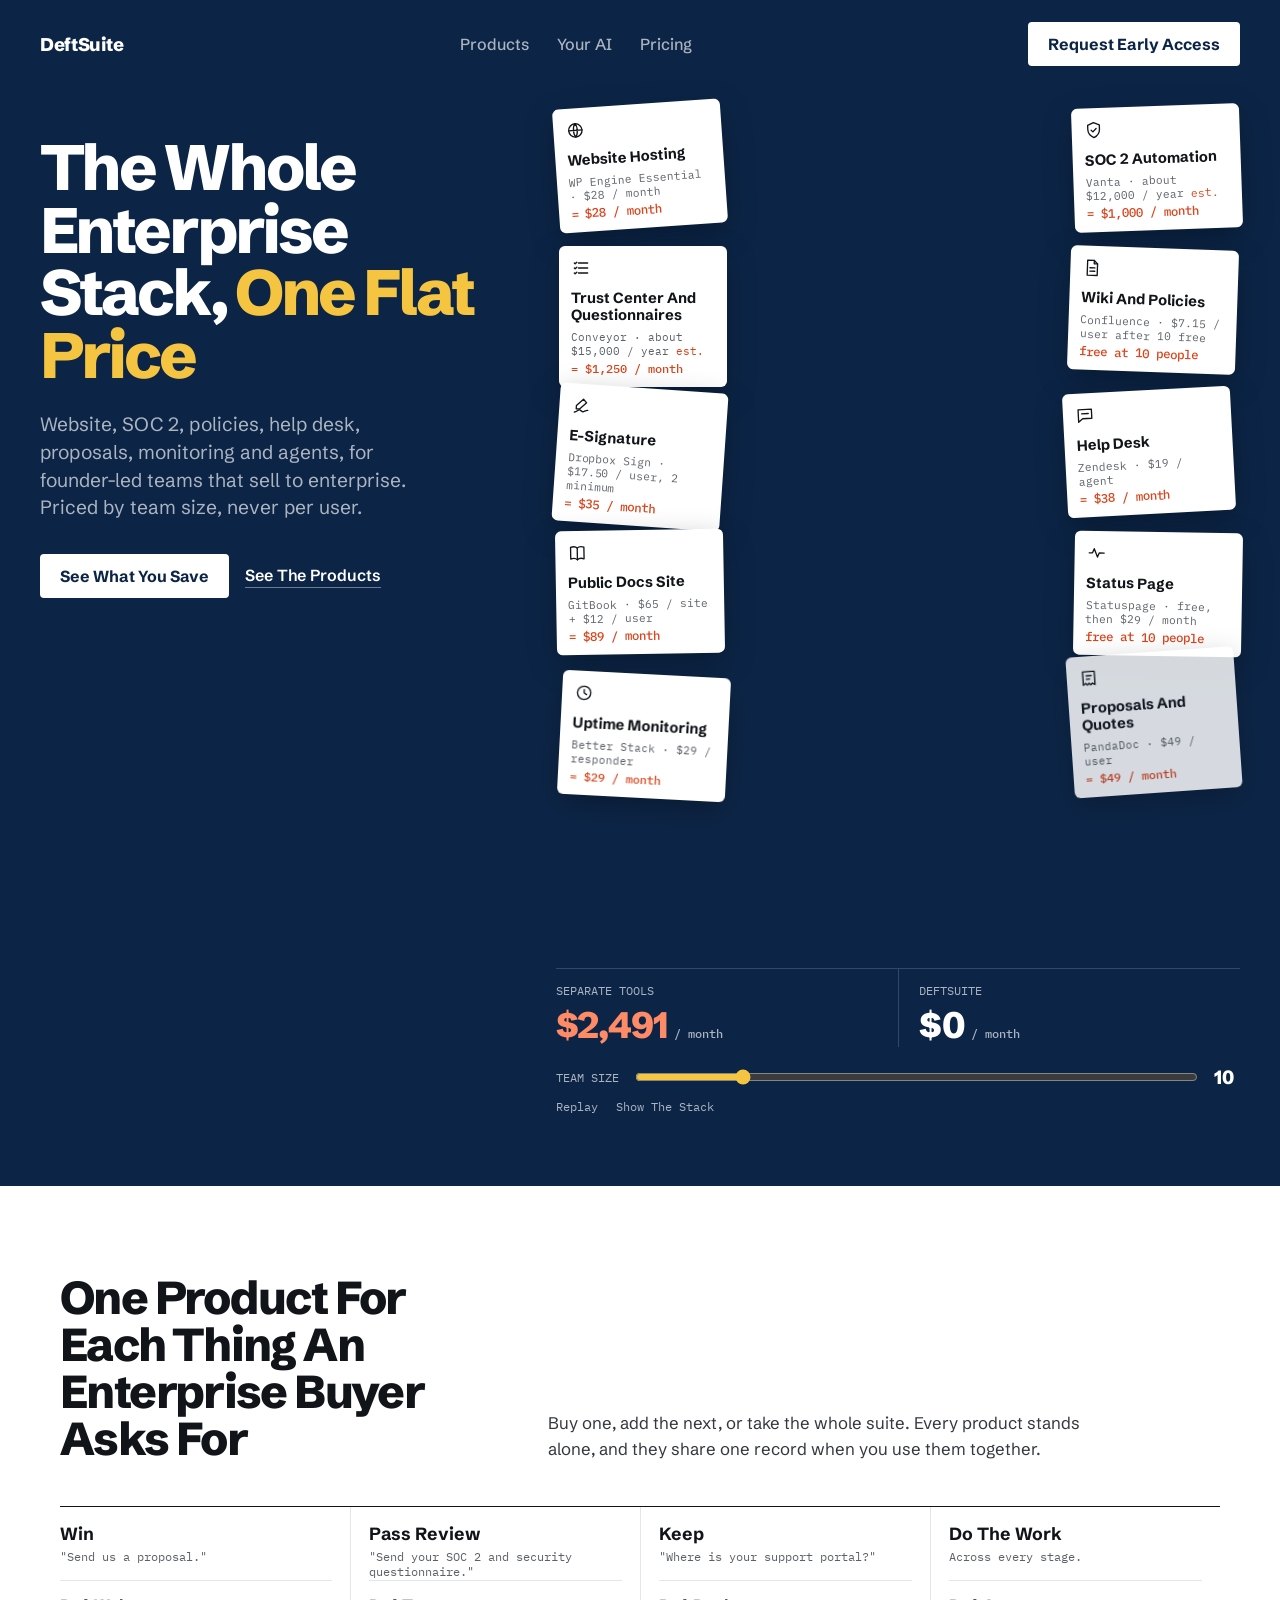
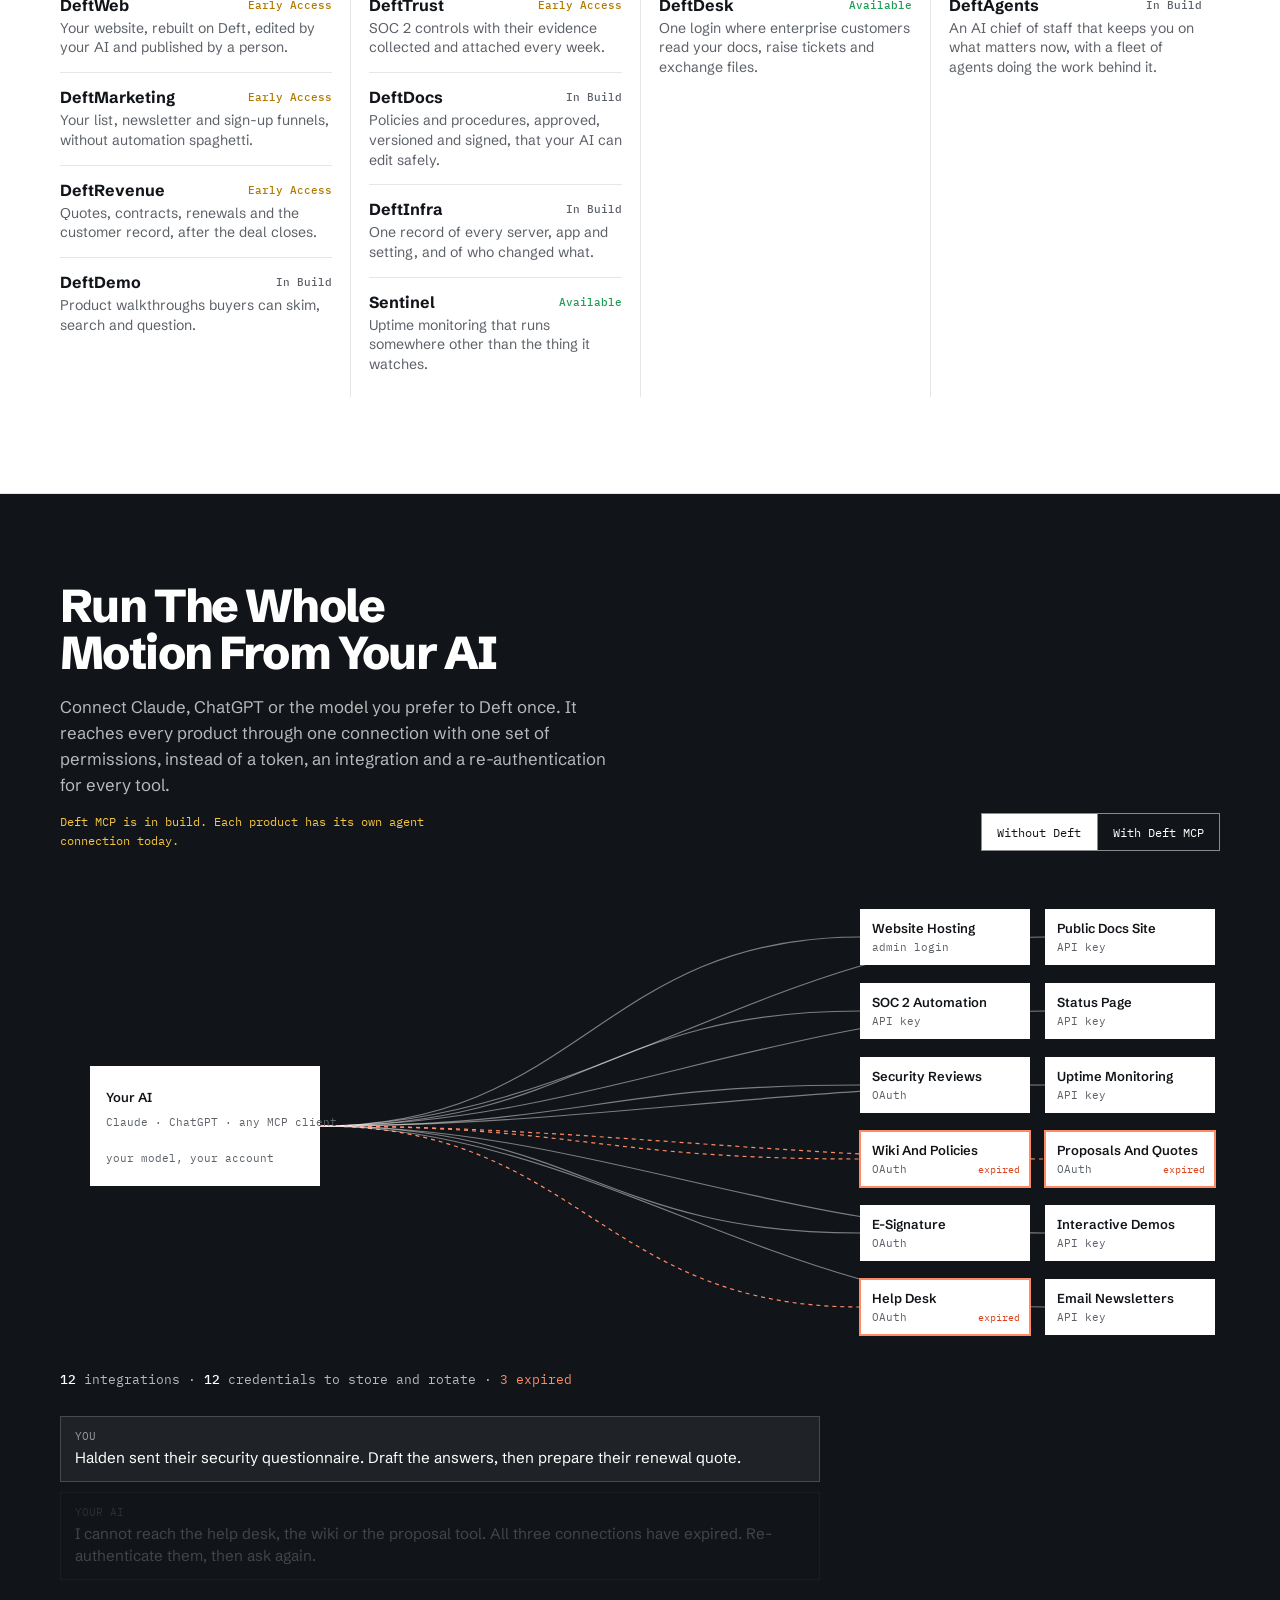
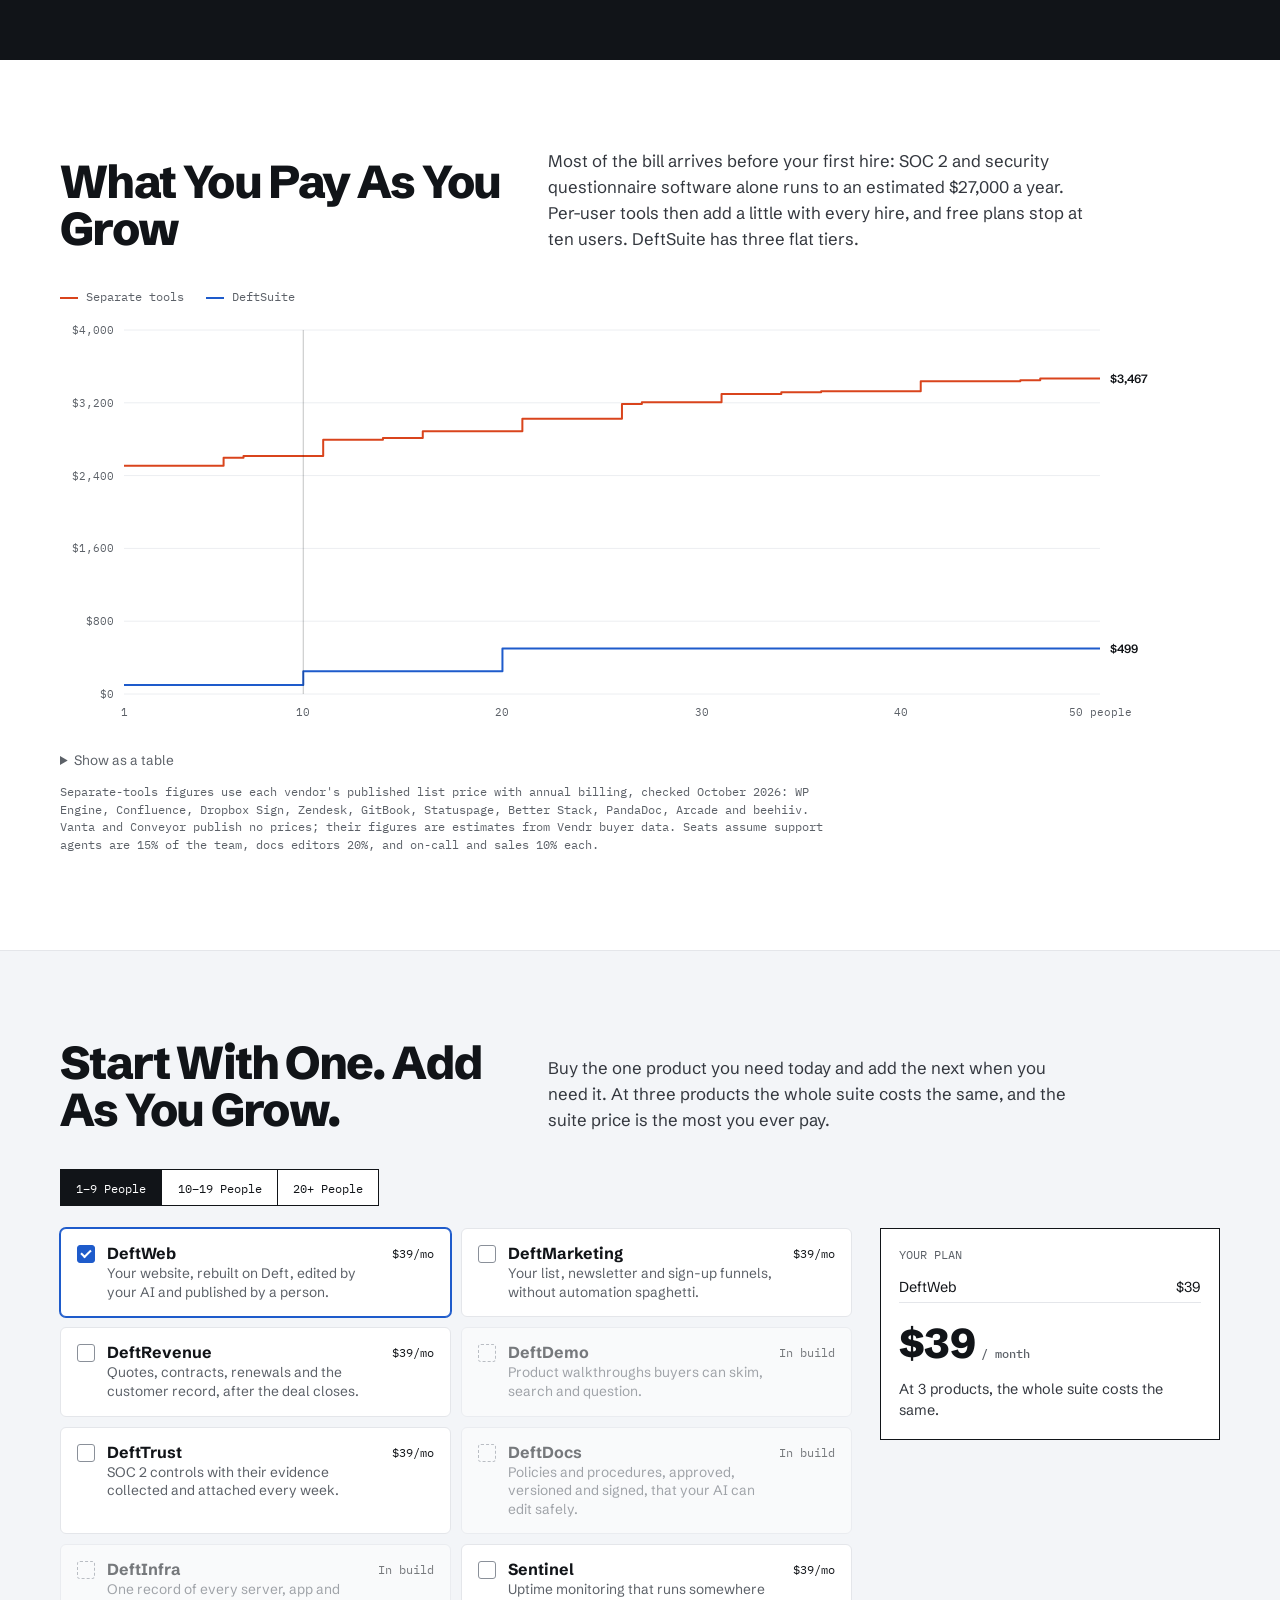
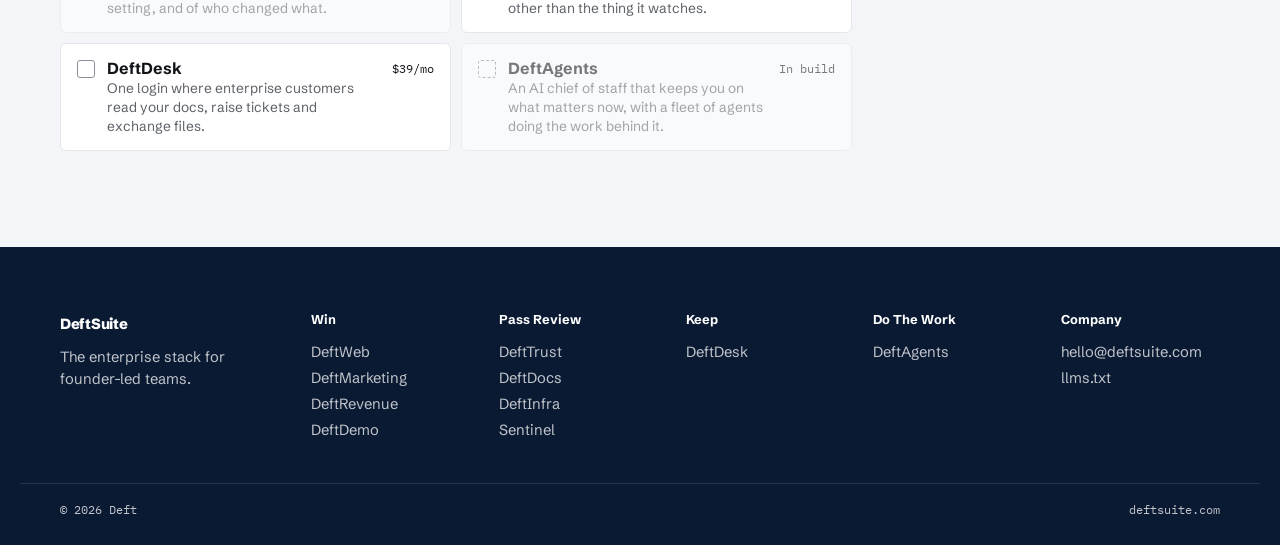
<file: index.html>
<!DOCTYPE html>
<html lang="en">
<head>
<meta charset="UTF-8" />
<meta name="viewport" content="width=device-width, initial-scale=1.0" />
<title>DeftSuite: The Enterprise Stack For Founder-Led Teams</title>
<meta name="description" content="Website, SOC 2, policies, help desk, proposals, monitoring and AI agents for founder-led B2B teams that sell to enterprise. One flat price by team size, never per user." />
<link rel="canonical" href="https://deftsuite.com/" />
<meta property="og:type" content="website" />
<meta property="og:title" content="DeftSuite: The Enterprise Stack For Founder-Led Teams" />
<meta property="og:description" content="The whole enterprise stack for one flat price. Not per user." />
<meta property="og:url" content="https://deftsuite.com/" />
<link rel="icon" href="/assets/favicon.svg" type="image/svg+xml" />
<link rel="alternate" type="text/plain" href="/llms.txt" title="Plain text for agents" />
<link rel="preconnect" href="https://fonts.googleapis.com" />
<link rel="preconnect" href="https://fonts.gstatic.com" crossorigin />
<link href="https://fonts.googleapis.com/css2?family=Schibsted+Grotesk:wght@400;500;700;800&family=IBM+Plex+Mono:wght@400;500&display=swap" rel="stylesheet" />
<link rel="stylesheet" href="/assets/css/site.css" />
<style>
  :root {
    --field: #0C2547; --field-2: #133466; --soft: rgba(255,255,255,.66); --hair: rgba(255,255,255,.16);
    --paper: #FFFFFF; --ink: #111418; --muted: #5C6168; --rule: #E4E6EA;
    --stack: #D9441C; --deft: #1E5BCB; --amber: #F5C542;
  }
  * { box-sizing: border-box; }
  body { margin: 0; font-family: 'Schibsted Grotesk', sans-serif; color: var(--ink); background: var(--paper); }
  .mono { font-family: 'IBM Plex Mono', monospace; }
  a { color: inherit; text-decoration: none; }

  /* ---------- hero on the blue field ---------- */
  .top { background: var(--field); color: #fff; }
  .nav { display: flex; justify-content: space-between; align-items: center; padding: 22px 40px; }
  .brand { font-weight: 800; font-size: 1.15rem; letter-spacing: -.02em; }
  .links { display: flex; gap: 28px; color: var(--soft); font-weight: 500; }
  .btn { display: inline-block; padding: 12px 20px; background: #fff; color: var(--field); font-weight: 700; border-radius: 4px; }
  .hero { display: grid; grid-template-columns: .82fr 1.18fr; gap: 40px; padding: 24px 40px 72px; align-items: start; }
  h1 { margin: 24px 0 0; font-weight: 800; font-size: clamp(2.6rem, 5vw, 4.8rem); line-height: .98; letter-spacing: -.045em; }
  h1 em { font-style: normal; color: var(--amber); }
  .sub { margin: 24px 0 0; font-size: 1.2rem; line-height: 1.45; color: var(--soft); max-width: 32ch; }
  .cta { margin-top: 32px; display: flex; gap: 16px; align-items: center; }
  .ghost { font-weight: 600; border-bottom: 1px solid rgba(255,255,255,.4); padding-bottom: 2px; }

  .board { position: relative; }
  .tiles { position: relative; height: 430px; }
  .tile { position: absolute; width: 168px; padding: 12px 12px 11px; background: #fff; color: var(--ink); border-radius: 6px; box-shadow: 0 10px 30px rgba(0,0,0,.28); }
  .tile svg { width: 20px; height: 20px; stroke: var(--ink); fill: none; stroke-width: 1.6; stroke-linecap: round; stroke-linejoin: round; }
  .tile__cat { margin-top: 8px; font-weight: 700; font-size: .92rem; line-height: 1.15; }
  .tile__rate { margin-top: 6px; font-size: .7rem; color: var(--muted); }
  .tile__cost { margin-top: 2px; font-size: .78rem; color: var(--stack); font-weight: 500; }
  .deft { position: absolute; left: 50%; top: 210px; width: 360px; transform: translate(-50%, -50%); background: #fff; color: var(--ink); border-radius: 6px; box-shadow: 0 18px 50px rgba(0,0,0,.35); opacity: 0; visibility: hidden; }
  .deft__head { display: flex; justify-content: space-between; align-items: baseline; padding: 14px 16px; border-bottom: 1px solid var(--ink); }
  .deft__head b { font-weight: 800; font-size: 1.1rem; letter-spacing: -.02em; }
  .deft__row { display: grid; grid-template-columns: 7.2rem 1fr; gap: 10px; padding: 8px 16px; border-bottom: 1px solid var(--rule); font-size: .84rem; }
  .deft__row .mono { font-size: .74rem; color: var(--deft); padding-top: 1px; }
  .deft__row:last-child { border-bottom: 0; }

  .meter { margin-top: 18px; display: grid; grid-template-columns: 1fr 1fr; border-top: 1px solid var(--hair); }
  .meter > div { padding: 14px 0 0; }
  .meter > div + div { padding-left: 20px; border-left: 1px solid var(--hair); }
  .meter__lab { font-size: .72rem; color: var(--soft); }
  .meter__val { margin-top: 4px; font-weight: 800; font-size: 2.3rem; letter-spacing: -.03em; }
  .meter__val small { font: 500 .78rem 'IBM Plex Mono'; color: var(--soft); letter-spacing: 0; margin-left: 6px; }
  #stackTotal { color: #FF8A66; }
  .size { margin-top: 18px; display: flex; align-items: center; gap: 14px; }
  .size label { font-size: .78rem; color: var(--soft); white-space: nowrap; }
  .size output { font: 800 1.2rem 'Schibsted Grotesk'; min-width: 2.2ch; }
  .size input { flex: 1; accent-color: var(--amber); }
  .controls { display: flex; gap: 18px; margin-top: 10px; }
  .controls button { font: .74rem 'IBM Plex Mono'; color: var(--soft); background: none; border: 0; padding: 0; cursor: pointer; }
  .controls button:hover { color: #fff; }

  /* ---------- the growth chart ---------- */
  .grow { padding: 88px 40px 96px; max-width: 1240px; margin: 0 auto; }
  .grow__head { display: grid; grid-template-columns: .8fr 1.2fr; gap: 40px; align-items: end; }
  .grow h2 { margin: 0; font-weight: 800; font-size: clamp(2rem, 3.6vw, 3rem); line-height: 1.02; letter-spacing: -.035em; }
  .grow p { margin: 0; font-size: 1.05rem; line-height: 1.55; color: #33373E; max-width: 54ch; }
  .legend { display: flex; gap: 22px; margin: 36px 0 10px; font-size: .78rem; color: var(--muted); }
  .legend i { display: inline-block; width: 18px; height: 2px; vertical-align: middle; margin-right: 8px; }
  .chartwrap { position: relative; }
  #chart { width: 100%; height: auto; display: block; overflow: visible; }
  #chart .grid line { stroke: #ECEEF1; }
  #chart .axis text { font: 11px 'IBM Plex Mono'; fill: var(--muted); }
  #chart .end { font: 600 12px 'Schibsted Grotesk'; fill: var(--ink); }
  .tip { position: absolute; pointer-events: none; background: #fff; border: 1px solid var(--rule); box-shadow: 0 6px 20px rgba(17,20,24,.12); padding: 10px 12px; font-size: .8rem; min-width: 190px; opacity: 0; transition: opacity .12s; }
  .tip b { display: block; font-size: .78rem; margin-bottom: 6px; }
  .tip div { display: flex; justify-content: space-between; gap: 14px; font-variant-numeric: tabular-nums; }
  .tip .k { color: var(--muted); }
  .tip .sw { display: inline-block; width: 10px; height: 2px; vertical-align: middle; margin-right: 6px; }
  details { margin-top: 18px; font-size: .85rem; color: var(--muted); }
  details table { border-collapse: collapse; margin-top: 10px; font-variant-numeric: tabular-nums; }
  details td, details th { padding: 4px 14px 4px 0; text-align: right; border-bottom: 1px solid var(--rule); }
  .src { margin-top: 14px; font-size: .72rem; color: var(--muted); max-width: 90ch; }

  /* ---------- AI connectivity ---------- */
  .ai { background: #111418; color: #fff; }
  .ai__inner { max-width: 1240px; margin: 0 auto; padding: 88px 40px 80px; }
  .ai__head { display: flex; flex-wrap: wrap; justify-content: space-between; align-items: end; gap: 28px; }
  .ai h2 { margin: 0; font-weight: 800; font-size: clamp(2rem, 3.6vw, 3rem); line-height: 1.02; letter-spacing: -.035em; max-width: 16ch; }
  .ai p { margin: 18px 0 0; font-size: 1.05rem; line-height: 1.55; color: rgba(255,255,255,.7); max-width: 56ch; }
  .seg { display: inline-flex; border: 1px solid rgba(255,255,255,.5); }
  .seg button { font: .78rem 'IBM Plex Mono'; padding: .6rem .95rem; background: transparent; color: #fff; border: 0; cursor: pointer; }
  .seg button + button { border-left: 1px solid rgba(255,255,255,.5); }
  .seg button[aria-pressed="true"] { background: #fff; color: #111418; }
  #wires { width: 100%; height: auto; display: block; margin-top: 40px; }
  #wires .nlab { font: 600 13px 'Schibsted Grotesk'; fill: #111418; }
  #wires .nsub { font: 10.5px 'IBM Plex Mono'; fill: #5C6168; }
  #wires .chip { font: 10px 'IBM Plex Mono'; }
  .ai__tally { margin-top: 10px; font-size: .8rem; color: rgba(255,255,255,.7); min-height: 1.2em; }
  .ai__tally b { color: #fff; font-weight: 500; }
  .ai__tally .bad { color: #FF8A66; }
  .convo { margin-top: 28px; max-width: 760px; display: grid; gap: 10px; }
  .msg { padding: 12px 14px; border: 1px solid rgba(255,255,255,.18); font-size: .95rem; line-height: 1.45; }
  .msg--you { background: rgba(255,255,255,.06); }
  .msg .who { display: block; font: .7rem 'IBM Plex Mono'; color: rgba(255,255,255,.55); margin-bottom: 4px; }
  .call { display: grid; grid-template-columns: 1fr auto; gap: 12px; padding: 9px 14px; border: 1px solid rgba(143,180,255,.35); background: rgba(30,91,203,.10); font: .78rem 'IBM Plex Mono'; color: rgba(255,255,255,.85); }
  .call .st { color: #8FB4FF; }
  .call .st.wait { color: #FF8A66; }


  /* ---------- start with one ---------- */
  .pick { background: #F3F5F8; border-top: 1px solid var(--rule); }
  .pick__inner { max-width: 1240px; margin: 0 auto; padding: 88px 40px 96px; }
  .pick__head { display: grid; grid-template-columns: .8fr 1.2fr; gap: 40px; align-items: end; }
  .pick h2 { margin: 0; font-weight: 800; font-size: clamp(2rem, 3.6vw, 3rem); line-height: 1.02; letter-spacing: -.035em; }
  .pick__head p { margin: 0; font-size: 1.05rem; line-height: 1.55; color: #33373E; max-width: 54ch; }
  .seg2 { display: inline-flex; margin-top: 36px; border: 1px solid var(--ink); }
  .seg2 button { font: .78rem 'IBM Plex Mono'; padding: .6rem .95rem; background: #fff; color: var(--ink); border: 0; cursor: pointer; }
  .seg2 button + button { border-left: 1px solid var(--ink); }
  .seg2 button[aria-pressed="true"] { background: var(--ink); color: #fff; }
  .pick__grid { display: grid; grid-template-columns: 1.4fr .6fr; gap: 28px; margin-top: 22px; align-items: start; }
  .prods { display: grid; grid-template-columns: 1fr 1fr; gap: 10px; }
  .prod { display: grid; grid-template-columns: auto 1fr auto; gap: 12px; align-items: start; text-align: left; padding: 14px 16px; background: #fff; border: 1px solid var(--rule); border-radius: 6px; cursor: pointer; font: inherit; color: var(--ink); transition: border-color .15s, box-shadow .15s; }
  .prod:hover { border-color: #AEB4BC; }
  .prod[aria-pressed="true"] { border-color: var(--deft); box-shadow: 0 0 0 1px var(--deft); }
  .box { width: 18px; height: 18px; margin-top: 2px; border: 1.5px solid #8A9099; border-radius: 3px; display: grid; place-items: center; }
  .prod[aria-pressed="true"] .box { background: var(--deft); border-color: var(--deft); }
  .prod[aria-pressed="true"] .box::after { content: ""; width: 8px; height: 4px; border-left: 2px solid #fff; border-bottom: 2px solid #fff; transform: rotate(-45deg) translate(1px,-1px); }
  .prod b { display: block; font-weight: 700; }
  .prod span.j { display: block; margin-top: 2px; font-size: .86rem; color: var(--muted); line-height: 1.35; }
  .prod .pr { font: .78rem 'IBM Plex Mono'; color: var(--ink); white-space: nowrap; padding-top: 2px; }
  .bill { position: sticky; top: 20px; background: #fff; border: 1px solid var(--ink); padding: 18px; }
  .bill__lab { font-size: .72rem; color: var(--muted); }
  .bill__items { margin-top: 10px; min-height: 2em; font-size: .9rem; }
  .bill__items div { display: flex; justify-content: space-between; padding: 6px 0; border-bottom: 1px solid var(--rule); }
  .bill__items .none { color: var(--muted); border: 0; }
  .bill__items .struck span:last-child { text-decoration: line-through; color: var(--muted); }
  .bill__total { margin-top: 14px; font-weight: 800; font-size: 2.6rem; letter-spacing: -.03em; }
  .bill__total small { font-size: .78rem; font-weight: 500; color: var(--muted); margin-left: 6px; letter-spacing: 0; }
  .bill__note { margin-top: 10px; font-size: .9rem; line-height: 1.45; color: #33373E; min-height: 2.9em; }
  .bill__note b { color: var(--deft); }
  @media (max-width: 980px) { .pick__head, .pick__grid { grid-template-columns: 1fr; } .prods { grid-template-columns: 1fr; } }

  .tile__rate .est { color: var(--stack); }
  .grow p.src { margin-top: 14px; font: .72rem/1.55 'IBM Plex Mono', monospace; color: var(--muted); max-width: 110ch; }
  .ai__status { margin-top: 14px !important; font-size: .78rem !important; color: var(--amber) !important; }
  .prod.is-soon { cursor: default; opacity: .55; }
  .prod.is-soon .box { border-style: dashed; }
  /* ---------- the products ---------- */
  .suite { border-bottom: 1px solid var(--rule); }
  .suite__inner { max-width: 1240px; margin: 0 auto; padding: 88px 40px 96px; }
  .suite__head { display: grid; grid-template-columns: .8fr 1.2fr; gap: 40px; align-items: end; }
  .suite h2 { margin: 0; font-weight: 800; font-size: clamp(2rem, 3.6vw, 3rem); line-height: 1.02; letter-spacing: -.035em; }
  .suite__head p { margin: 0; font-size: 1.05rem; line-height: 1.55; color: #33373E; max-width: 54ch; }
  .suite__grid { margin-top: 44px; display: grid; grid-template-columns: repeat(4, 1fr); border-top: 1px solid var(--ink); }
  .stage { padding: 16px 18px 8px 0; }
  .stage + .stage { padding-left: 18px; border-left: 1px solid var(--rule); }
  .stage__h b { display: block; font-size: 1.1rem; }
  .stage__h span { display: block; margin-top: 4px; font-size: .74rem; color: var(--muted); min-height: 2.6em; }
  .plink { display: block; padding: 14px 0; border-top: 1px solid var(--rule); }
  .plink b { display: flex; justify-content: space-between; gap: 8px; font-size: 1rem; }
  .plink b .mono { font-size: .66rem; font-weight: 500; color: var(--muted); white-space: nowrap; padding-top: 3px; }
  .plink b .mono.is-live { color: #1F9D55; } .plink b .mono.is-early { color: #B07A00; }
  .plink span.j { display: block; margin-top: 4px; font-size: .88rem; line-height: 1.4; color: var(--muted); }
  .plink:hover b { color: var(--deft); }
  @media (max-width: 980px) { .suite__head { grid-template-columns: 1fr; } .suite__grid { grid-template-columns: 1fr 1fr; } .stage:nth-child(3) { border-left: 0; padding-left: 0; } }
  @media (max-width: 560px) { .suite__grid { grid-template-columns: 1fr; } .stage + .stage { border-left: 0; padding-left: 0; } .suite__inner, .hero, .grow, .ai__inner, .pick__inner { padding-left: 16px; padding-right: 16px; } }
  @media (max-width: 980px) { .hero, .grow__head { grid-template-columns: 1fr; } .links { display: none; }  }
</style>
</head>
<body>

<div class="top">
<!-- NAV:START --><header class="nav">
  <a class="brand" href="/">DeftSuite</a>
  <nav class="links" aria-label="Primary"><a href="/#suite">Products</a><a href="/#ai">Your AI</a><a href="/#pick">Pricing</a></nav>
  <a class="btn" href="mailto:hello@deftsuite.com?subject=DeftSuite%20early%20access">Request Early Access</a>
</header><!-- NAV:END -->

  <section class="hero">
    <div>
      <h1>The Whole Enterprise Stack, <em>One Flat Price</em></h1>
      <p class="sub">Website, SOC 2, policies, help desk, proposals, monitoring and agents, for founder-led teams that sell to enterprise. Priced by team size, never per user.</p>
      <div class="cta"><a class="btn" href="#grow">See What You Save</a><a class="ghost" href="#suite">See The Products</a></div>
    </div>

    <div class="board">
      <div class="tiles" id="tiles" aria-label="The separate tools a team buys to sell to enterprise"></div>
      <div class="deft" id="deft" aria-hidden="true">
        <div class="deft__head"><b>DeftSuite</b><span class="mono" id="deftTier" style="font-size:.74rem;color:#5C6168"></span></div>
        <div id="deftRows"></div>
      </div>
      <div class="meter">
        <div><div class="meter__lab mono">SEPARATE TOOLS</div><div class="meter__val" id="stackTotal">$0<small>/ month</small></div></div>
        <div><div class="meter__lab mono">DEFTSUITE</div><div class="meter__val" id="deftTotal">$0<small>/ month</small></div></div>
      </div>
      <div class="size">
        <label class="mono" for="n">TEAM SIZE</label>
        <input id="n" type="range" min="1" max="50" value="10" />
        <output id="nOut">10</output>
      </div>
      <div class="controls"><button id="replay" type="button">Replay</button><button id="toggle" type="button">Show The Stack</button></div>
    </div>
  </section>
</div>

<!-- SUITE:START --><section class="suite" id="suite">
  <div class="suite__inner">
    <div class="suite__head">
      <h2>One Product For Each Thing An Enterprise Buyer Asks For</h2>
      <p>Buy one, add the next, or take the whole suite. Every product stands alone, and they share one record when you use them together.</p>
    </div>
    <div class="suite__grid"><div class="stage"><div class="stage__h"><b>Win</b><span class="mono">&quot;Send us a proposal.&quot;</span></div><a class="plink" href="/web/"><b>DeftWeb<span class="mono is-early">Early Access</span></b><span class="j">Your website, rebuilt on Deft, edited by your AI and published by a person.</span></a><a class="plink" href="/marketing/"><b>DeftMarketing<span class="mono is-early">Early Access</span></b><span class="j">Your list, newsletter and sign-up funnels, without automation spaghetti.</span></a><a class="plink" href="/revenue/"><b>DeftRevenue<span class="mono is-early">Early Access</span></b><span class="j">Quotes, contracts, renewals and the customer record, after the deal closes.</span></a><a class="plink" href="/demo/"><b>DeftDemo<span class="mono ">In Build</span></b><span class="j">Product walkthroughs buyers can skim, search and question.</span></a></div><div class="stage"><div class="stage__h"><b>Pass Review</b><span class="mono">&quot;Send your SOC 2 and security questionnaire.&quot;</span></div><a class="plink" href="/trust/"><b>DeftTrust<span class="mono is-early">Early Access</span></b><span class="j">SOC 2 controls with their evidence collected and attached every week.</span></a><a class="plink" href="/docs/"><b>DeftDocs<span class="mono ">In Build</span></b><span class="j">Policies and procedures, approved, versioned and signed, that your AI can edit safely.</span></a><a class="plink" href="/infra/"><b>DeftInfra<span class="mono ">In Build</span></b><span class="j">One record of every server, app and setting, and of who changed what.</span></a><a class="plink" href="/sentinel/"><b>Sentinel<span class="mono is-live">Available</span></b><span class="j">Uptime monitoring that runs somewhere other than the thing it watches.</span></a></div><div class="stage"><div class="stage__h"><b>Keep</b><span class="mono">&quot;Where is your support portal?&quot;</span></div><a class="plink" href="/desk/"><b>DeftDesk<span class="mono is-live">Available</span></b><span class="j">One login where enterprise customers read your docs, raise tickets and exchange files.</span></a></div><div class="stage"><div class="stage__h"><b>Do The Work</b><span class="mono">Across every stage.</span></div><a class="plink" href="/agents/"><b>DeftAgents<span class="mono ">In Build</span></b><span class="j">An AI chief of staff that keeps you on what matters now, with a fleet of agents doing the work behind it.</span></a></div></div>
  </div>
</section><!-- SUITE:END -->

<section class="ai" id="ai">
  <div class="ai__inner">
    <div class="ai__head">
      <div>
        <h2>Run The Whole Motion From Your AI</h2>
        <p>Connect Claude, ChatGPT or the model you prefer to Deft once. It reaches every product through one connection with one set of permissions, instead of a token, an integration and a re-authentication for every tool.</p>
        <p class="ai__status mono">Deft MCP is in build. Each product has its own agent connection today.</p>
      </div>
      <div class="seg" role="group" aria-label="Compare">
        <button type="button" data-ai="without" aria-pressed="true">Without Deft</button>
        <button type="button" data-ai="with" aria-pressed="false">With Deft MCP</button>
      </div>
    </div>
    <svg id="wires" viewBox="0 0 1160 470" aria-label="An AI assistant connected to many tools, versus one connection to Deft"></svg>
    <div class="ai__tally mono" id="tally"></div>
    <div class="convo" id="convo" aria-live="polite"></div>
  </div>
</section>

<section class="grow" id="grow">
  <div class="grow__head">
    <h2>What You Pay As You Grow</h2>
    <p>Most of the bill arrives before your first hire: SOC 2 and security questionnaire software alone runs to an estimated $27,000 a year. Per-user tools then add a little with every hire, and free plans stop at ten users. DeftSuite has three flat tiers.</p>
  </div>
  <div class="legend mono"><span><i style="background:var(--stack)"></i>Separate tools</span><span><i style="background:var(--deft)"></i>DeftSuite</span></div>
  <div class="chartwrap">
    <svg id="chart" viewBox="0 0 1160 420" role="img" aria-label="Monthly cost against team size, separate tools versus DeftSuite"></svg>
    <div class="tip" id="tip"></div>
  </div>
  <details><summary>Show as a table</summary><table id="tbl"></table></details>
  <p class="src mono" id="src"></p>
</section>


<section class="pick" id="pick">
  <div class="pick__inner">
    <div class="pick__head">
      <h2>Start With One. Add As You Grow.</h2>
      <p>Buy the one product you need today and add the next when you need it. At three products the whole suite costs the same, and the suite price is the most you ever pay.</p>
    </div>
    <div class="tiers seg2" role="group" aria-label="Team size">
      <button type="button" data-tier="0" aria-pressed="true">1–9 People</button>
      <button type="button" data-tier="1" aria-pressed="false">10–19 People</button>
      <button type="button" data-tier="2" aria-pressed="false">20+ People</button>
    </div>
    <div class="pick__grid">
      <div class="prods" id="prods"></div>
      <aside class="bill">
        <div class="bill__lab mono">YOUR PLAN</div>
        <div class="bill__items" id="billItems"></div>
        <div class="bill__total"><span id="billTotal">$0</span><small class="mono">/ month</small></div>
        <div class="bill__note" id="billNote"></div>
      </aside>
    </div>
  </div>
</section>

<!-- FOOTER:START --><footer class="foot">
  <div class="foot__inner">
    <div class="fcol fcol--brand"><a class="brand brand--ink" href="/">DeftSuite</a><p>The enterprise stack for founder-led teams.</p></div>
    <div class="fcol"><h4>Win</h4><a href="/web/">DeftWeb</a><a href="/marketing/">DeftMarketing</a><a href="/revenue/">DeftRevenue</a><a href="/demo/">DeftDemo</a></div><div class="fcol"><h4>Pass Review</h4><a href="/trust/">DeftTrust</a><a href="/docs/">DeftDocs</a><a href="/infra/">DeftInfra</a><a href="/sentinel/">Sentinel</a></div><div class="fcol"><h4>Keep</h4><a href="/desk/">DeftDesk</a></div><div class="fcol"><h4>Do The Work</h4><a href="/agents/">DeftAgents</a></div>
    <div class="fcol"><h4>Company</h4><a href="mailto:hello@deftsuite.com">hello@deftsuite.com</a><a href="/llms.txt">llms.txt</a></div>
  </div>
  <div class="foot__base mono"><span>© 2026 Deft</span><span>deftsuite.com</span></div>
</footer><!-- FOOTER:END -->

<script src="/assets/js/stack-data.js"></script>
<script src="https://cdnjs.cloudflare.com/ajax/libs/gsap/3.12.5/gsap.min.js"></script>
<script src="/assets/js/site.js"></script>
<script>
/* ============================================================
   DATA comes from assets/js/stack-data.js (generated by tools/build.py).
   ============================================================ */
var TOOLS = STACK_TOOLS;
function toolCost(t, n) { return STACK_SERIES[n - 1][t.key]; }
function stackCost(n) { return STACK_SERIES[n - 1].total; }
function deftCost(n) { return n < 10 ? SUITE_PRICE[0] : n < 20 ? SUITE_PRICE[1] : SUITE_PRICE[2]; }
function deftTier(n) { return n < 10 ? '1–9 PEOPLE' : n < 20 ? '10–19 PEOPLE' : '20+ PEOPLE'; }
function money(v) { return '$' + Math.round(v).toLocaleString('en-US'); }

/* ---------- glyphs: one line set, 24px grid ---------- */
var G = {
  shield: '<path d="M12 3l7 3v5c0 4.5-3 8-7 10-4-2-7-5.5-7-10V6z"/><path d="M9 12l2 2 4-4"/>',
  badge:  '<circle cx="12" cy="9" r="5"/><path d="M9 13.5L8 21l4-2 4 2-1-7.5"/>',
  list:   '<path d="M9 6h11M9 12h11M9 18h11"/><path d="M4 6l1 1 2-2M4 12l1 1 2-2M4 18l1 1 2-2"/>',
  doc:    '<path d="M6 3h8l4 4v14H6z"/><path d="M14 3v4h4M9 12h6M9 16h6"/>',
  pen:    '<path d="M4 20c3 0 4-3 6-3s2 2 4 2 3-2 6-2"/><path d="M14 4l4 4-8 8H6v-4z"/>',
  chat:   '<path d="M4 5h16v11H9l-5 4z"/><path d="M8 10h8"/>',
  book:   '<path d="M4 5c3-1 6-1 8 1 2-2 5-2 8-1v14c-3-1-6-1-8 1-2-2-5-2-8-1z"/><path d="M12 6v14"/>',
  pulse:  '<path d="M3 12h4l2-5 4 10 2-5h6"/>',
  clock:  '<circle cx="12" cy="12" r="8"/><path d="M12 8v4l3 2"/>',
  quote:  '<path d="M5 4h14v16l-3-2-2 2-2-2-2 2-2-2-3 2z"/><path d="M9 9h6M9 13h4"/>',
  play:   '<rect x="3" y="5" width="18" height="14" rx="2"/><path d="M10 9l5 3-5 3z"/>',
  mail:   '<rect x="3" y="5" width="18" height="14" rx="2"/><path d="M3 7l9 6 9-6"/>',
  globe:  '<circle cx="12" cy="12" r="8"/><path d="M4 12h16M12 4c3 3 3 13 0 16M12 4c-3 3-3 13 0 16"/>'
};

/* ---------- build the tiles ---------- */
var tilesEl = document.getElementById('tiles');
var spots = [];
var TW = tilesEl.clientWidth || 760;
var COLS = TW < 700 ? 2 : 4;
var GAP_X = COLS === 2 ? Math.max(0, TW - 172) : 182;
tilesEl.style.height = (Math.ceil(TOOLS.length / COLS) * 138 + 10) + 'px';
var MID = { x: Math.max(0, TW / 2 - 84), y: 150 };
TOOLS.forEach(function (t, i) {
  var d = document.createElement('div');
  d.className = 'tile';
  d.innerHTML = '<svg viewBox="0 0 24 24" aria-hidden="true">' + G[t.glyph] + '</svg>' +
    '<div class="tile__cat">' + t.cat + '</div>' +
    '<div class="tile__rate mono">' + t.vendor + ' · ' + t.rate + (t.est ? ' <span class="est">est.</span>' : '') + '</div>' +
    '<div class="tile__cost mono"></div>';
  tilesEl.appendChild(d);
  t.el = d; t.costEl = d.querySelector('.tile__cost');
  var col = i % COLS, row = Math.floor(i / COLS);
  spots.push({ x: Math.max(0, col * GAP_X + (COLS === 4 && row % 2 ? 22 : 0) + (i * 37 % 13) - 6), y: row * 138 + (i * 53 % 17) - 8, r: ((i * 29) % 9) - 4 });
});

var deftRows = document.getElementById('deftRows');
var groups = {};
TOOLS.forEach(function (t) { (groups[t.deft] = groups[t.deft] || []).push(t.cat); });
Object.keys(groups).forEach(function (k) {
  var r = document.createElement('div'); r.className = 'deft__row';
  r.innerHTML = '<span class="mono">' + k + '</span><span>' + groups[k].join(', ') + '</span>';
  deftRows.appendChild(r);
});
(function () { var r = document.createElement('div'); r.className = 'deft__row'; r.innerHTML = '<span class="mono">And</span><span>DeftAgents, DeftInfra</span>'; deftRows.appendChild(r); })();

/* ---------- live numbers ---------- */
var nInput = document.getElementById('n'), nOut = document.getElementById('nOut');
var stackEl = document.getElementById('stackTotal'), deftEl = document.getElementById('deftTotal');
var shown = { stack: 0 };
function paint(n, animateTotals) {
  nOut.textContent = n;
  TOOLS.forEach(function (t) { var c = toolCost(t, n); t.costEl.textContent = c === 0 ? 'free at ' + n + ' people' : '= ' + money(c) + ' / month'; });
  document.getElementById('deftTier').textContent = deftTier(n);
  if (!animateTotals) {
    stackEl.innerHTML = money(stackCost(n)) + '<small>/ month</small>';
    deftEl.innerHTML = money(deftCost(n)) + '<small>/ month</small>';
  }
  markChart(n);
}
nInput.addEventListener('input', function () { paint(+nInput.value); });

/* ---------- the sequence ---------- */
var deftCard = document.getElementById('deft');
var mode = 'stack', tl;
function run() {
  if (tl) tl.kill();
  var n = +nInput.value; paint(n, true);
  mode = 'deft'; document.getElementById('toggle').textContent = 'Show The Stack';
  var counter = { s: 0, d: 0 };
  function upd() { stackEl.innerHTML = money(counter.s) + '<small>/ month</small>'; deftEl.innerHTML = money(counter.d) + '<small>/ month</small>'; }
  gsap.set(deftCard, { autoAlpha: 0, scale: .9 });
  TOOLS.forEach(function (t, i) { gsap.set(t.el, { x: spots[i].x, y: spots[i].y - 30, rotation: spots[i].r, opacity: 0, scale: 1 }); });
  upd();
  tl = gsap.timeline({ delay: .2 });
  var running = 0;
  TOOLS.forEach(function (t, i) {
    running += toolCost(t, n);
    var target = running;
    tl.to(t.el, { y: spots[i].y, opacity: 1, duration: .35, ease: 'back.out(1.6)' }, i * .16)
      .to(counter, { s: target, duration: .3, onUpdate: upd }, i * .16);
  });
  tl.to({}, { duration: 1.6 })
    .addLabel('collapse')
    .to(TOOLS.map(function (t) { return t.el; }), { x: MID.x, y: MID.y, rotation: 0, scale: .35, opacity: 0, duration: .7, ease: 'power3.in', stagger: .03 }, 'collapse')
    .to(deftCard, { autoAlpha: 1, scale: 1, duration: .5, ease: 'back.out(1.4)' }, 'collapse+=.6')
    .to(counter, { d: deftCost(n), duration: .6, onUpdate: upd }, 'collapse+=.7');
}
function showStack() {
  if (tl) tl.kill();
  mode = 'stack'; document.getElementById('toggle').textContent = 'Show DeftSuite';
  gsap.to(deftCard, { autoAlpha: 0, duration: .25 });
  TOOLS.forEach(function (t, i) { gsap.to(t.el, { x: spots[i].x, y: spots[i].y, rotation: spots[i].r, scale: 1, opacity: 1, duration: .45, ease: 'power3.out', delay: i * .02 }); });
  paint(+nInput.value);
}
function showDeft() {
  if (tl) tl.kill();
  mode = 'deft'; document.getElementById('toggle').textContent = 'Show The Stack';
  gsap.to(TOOLS.map(function (t) { return t.el; }), { x: MID.x, y: MID.y, rotation: 0, scale: .35, opacity: 0, duration: .45, ease: 'power3.in' });
  gsap.to(deftCard, { autoAlpha: 1, scale: 1, duration: .4, delay: .3 });
  paint(+nInput.value);
}
document.getElementById('replay').addEventListener('click', run);
document.getElementById('toggle').addEventListener('click', function () { mode === 'deft' ? showStack() : showDeft(); });

/* ---------- the growth chart ---------- */
var NS = 'http://www.w3.org/2000/svg', chart = document.getElementById('chart');
var W = 1160, H = 420, M = { l: 64, r: 120, t: 16, b: 40 };
var N = 50, xs = [], maxY = 0;
for (var i = 1; i <= N; i++) { xs.push(i); maxY = Math.max(maxY, stackCost(i)); }
maxY = Math.ceil(maxY / 1000) * 1000;
function X(n) { return M.l + (n - 1) / (N - 1) * (W - M.l - M.r); }
function Y(v) { return H - M.b - v / maxY * (H - M.t - M.b); }
function el(tag, a, p) { var e = document.createElementNS(NS, tag); for (var k in a) e.setAttribute(k, a[k]); (p || chart).appendChild(e); return e; }
var grid = el('g', { 'class': 'grid' }), axis = el('g', { 'class': 'axis' });
for (var v = 0; v <= maxY; v += maxY / 5) {
  el('line', { x1: M.l, x2: W - M.r, y1: Y(v), y2: Y(v) }, grid);
  var t = el('text', { x: M.l - 10, y: Y(v) + 4, 'text-anchor': 'end' }, axis); t.textContent = money(v);
}
[1, 10, 20, 30, 40, 50].forEach(function (n) { var t = el('text', { x: X(n), y: H - M.b + 22, 'text-anchor': 'middle' }, axis); t.textContent = n + (n === 50 ? ' people' : ''); });
function stepPath(fn) {
  var d = 'M' + X(1) + ' ' + Y(fn(1));
  for (var n = 2; n <= N; n++) d += ' H' + X(n) + ' V' + Y(fn(n));
  return d;
}
el('path', { d: stepPath(stackCost), fill: 'none', stroke: 'var(--stack)', 'stroke-width': 2, 'stroke-linejoin': 'round' });
el('path', { d: stepPath(deftCost), fill: 'none', stroke: 'var(--deft)', 'stroke-width': 2, 'stroke-linejoin': 'round' });
var e1 = el('text', { x: X(N) + 10, y: Y(stackCost(N)) + 4, 'class': 'end' }); e1.textContent = money(stackCost(N));
var e2 = el('text', { x: X(N) + 10, y: Y(deftCost(N)) + 4, 'class': 'end' }); e2.textContent = money(deftCost(N));
var cross = el('line', { y1: M.t, y2: H - M.b, stroke: '#9AA0A8', 'stroke-dasharray': '3 3', opacity: 0 });
var mark = el('line', { y1: M.t, y2: H - M.b, stroke: '#111418', 'stroke-width': 1, opacity: .25 });
var dotS = el('circle', { r: 5, fill: 'var(--stack)', stroke: '#fff', 'stroke-width': 2, opacity: 0 });
var dotD = el('circle', { r: 5, fill: 'var(--deft)', stroke: '#fff', 'stroke-width': 2, opacity: 0 });
var hit = el('rect', { x: M.l, y: M.t, width: W - M.l - M.r, height: H - M.t - M.b, fill: 'transparent' });
var tip = document.getElementById('tip');
function markChart(n) { mark.setAttribute('x1', X(n)); mark.setAttribute('x2', X(n)); }
hit.addEventListener('mousemove', function (ev) {
  var r = chart.getBoundingClientRect(), sx = (ev.clientX - r.left) * W / r.width;
  var n = Math.min(N, Math.max(1, Math.round((sx - M.l) / (W - M.l - M.r) * (N - 1) + 1)));
  var s = stackCost(n), d = deftCost(n);
  [cross].forEach(function (l) { l.setAttribute('x1', X(n)); l.setAttribute('x2', X(n)); l.setAttribute('opacity', 1); });
  dotS.setAttribute('cx', X(n)); dotS.setAttribute('cy', Y(s)); dotS.setAttribute('opacity', 1);
  dotD.setAttribute('cx', X(n)); dotD.setAttribute('cy', Y(d)); dotD.setAttribute('opacity', 1);
  tip.innerHTML = '<b>' + n + (n === 1 ? ' person' : ' people') + '</b>' +
    '<div><span class="k"><i class="sw" style="background:var(--stack)"></i>Separate tools</span><span>' + money(s) + '</span></div>' +
    '<div><span class="k"><i class="sw" style="background:var(--deft)"></i>DeftSuite</span><span>' + money(d) + '</span></div>' +
    '<div style="margin-top:6px;border-top:1px solid #E4E6EA;padding-top:6px"><span class="k">Difference</span><span>' + money(s - d) + '</span></div>';
  var px = X(n) / W * r.width;
  tip.style.left = Math.min(px + 14, r.width - 210) + 'px'; tip.style.top = (Y(s) / H * r.height - 20) + 'px'; tip.style.opacity = 1;
});
hit.addEventListener('mouseleave', function () { tip.style.opacity = 0; cross.setAttribute('opacity', 0); dotS.setAttribute('opacity', 0); dotD.setAttribute('opacity', 0); });

var tbl = document.getElementById('tbl');
tbl.innerHTML = '<tr><th>People</th><th>Separate tools</th><th>DeftSuite</th></tr>' + [1, 5, 10, 11, 15, 20, 25, 30, 40, 50].map(function (n) { return '<tr><td>' + n + '</td><td>' + money(stackCost(n)) + '</td><td>' + money(deftCost(n)) + '</td></tr>'; }).join('');
document.getElementById('src').textContent = 'Separate-tools figures use each vendor\'s published list price with annual billing, checked October 2026: WP Engine, Confluence, Dropbox Sign, Zendesk, GitBook, Statuspage, Better Stack, PandaDoc, Arcade and beehiiv. Vanta and Conveyor publish no prices; their figures are estimates from Vendr buyer data. Seats assume support agents are 15% of the team, docs editors 20%, and on-call and sales 10% each.';


/* ---------- AI connectivity: wires ---------- */
var CRED = { 'Website Hosting': 'admin login', 'SOC 2 Automation': 'API key', 'Trust Center And Questionnaires': 'OAuth',
  'Wiki And Policies': 'OAuth', 'E-Signature': 'OAuth', 'Help Desk': 'OAuth', 'Public Docs Site': 'API key', 'Status Page': 'API key',
  'Uptime Monitoring': 'API key', 'Proposals And Quotes': 'OAuth', 'Interactive Demos': 'API key', 'Email Newsletters': 'API key' };
var SHORT = { 'Trust Center And Questionnaires': 'Security Reviews' };
var EXPIRED = { 'Help Desk': 1, 'Wiki And Policies': 1, 'Proposals And Quotes': 1 };
var wires = document.getElementById('wires');
function w(tag, a, p) { var e = document.createElementNS(NS, tag); for (var k in a) e.setAttribute(k, a[k]); (p || wires).appendChild(e); return e; }
var gL = w('g', {}), gN = w('g', {});
var AI = { x: 30, y: 175, w: 230, h: 120 }, HUB = { x: 500, y: 185, w: 190, h: 100 };
var aiG = w('g', {}, gN);
w('rect', { x: AI.x, y: AI.y, width: AI.w, height: AI.h, fill: '#fff' }, aiG);
var t1 = w('text', { x: AI.x + 16, y: AI.y + 36, 'class': 'nlab', 'font-size': 18 }, aiG); t1.textContent = 'Your AI';
var t2 = w('text', { x: AI.x + 16, y: AI.y + 60, 'class': 'nsub' }, aiG); t2.textContent = 'Claude · ChatGPT · any MCP client';
var t3 = w('text', { x: AI.x + 16, y: AI.y + 96, 'class': 'nsub' }, aiG); t3.textContent = 'your model, your account';
var hubG = w('g', { opacity: 0 }, gN);
w('rect', { x: HUB.x, y: HUB.y, width: HUB.w, height: HUB.h, fill: '#1E5BCB' }, hubG);
var h1 = w('text', { x: HUB.x + 16, y: HUB.y + 38, fill: '#fff', style: "font:800 20px 'Schibsted Grotesk';letter-spacing:-.02em" }, hubG); h1.textContent = 'Deft MCP';
var h2 = w('text', { x: HUB.x + 16, y: HUB.y + 64, fill: 'rgba(255,255,255,.8)', style: "font:10.5px 'IBM Plex Mono'" }, hubG); h2.textContent = 'one connection · scoped';
var h3 = w('text', { x: HUB.x + 16, y: HUB.y + 82, fill: 'rgba(255,255,255,.8)', style: "font:10.5px 'IBM Plex Mono'" }, hubG); h3.textContent = 'writes need approval';
var nodes = TOOLS.map(function (t, i) {
  var col = i < 6 ? 0 : 1, row = i % 6;
  var x = 800 + col * 185, y = 18 + row * 74, wdt = 170, ht = 56;
  var g = w('g', {}, gN);
  w('rect', { x: x, y: y, width: wdt, height: ht, fill: '#fff' }, g);
  var a = w('text', { x: x + 12, y: y + 24, 'class': 'nlab' }, g); a.textContent = SHORT[t.cat] || t.cat;
  var b = w('text', { x: x + 12, y: y + 42, 'class': 'nsub' }, g); b.textContent = CRED[t.cat];
  var ax = AI.x + AI.w, ay = AI.y + AI.h / 2, bx = x, by = y + ht / 2;
  var direct = 'M' + ax + ' ' + ay + ' C' + (ax + 260) + ' ' + ay + ' ' + (bx - 260) + ' ' + by + ' ' + bx + ' ' + by;
  var hx = HUB.x + HUB.w, hy = HUB.y + HUB.h / 2;
  var viaHub = 'M' + hx + ' ' + hy + ' C' + (hx + 60) + ' ' + hy + ' ' + (bx - 60) + ' ' + by + ' ' + bx + ' ' + by;
  var bad = !!EXPIRED[t.cat];
  var line = w('path', { d: direct, fill: 'none', stroke: bad ? '#FF8A66' : 'rgba(255,255,255,.45)', 'stroke-width': 1.2, 'stroke-dasharray': bad ? '4 4' : '0' }, gL);
  var inner = w('path', { d: viaHub, fill: 'none', stroke: 'rgba(143,180,255,.55)', 'stroke-width': 1, opacity: 0 }, gL);
  var chip = null;
  if (bad) {
    chip = w('g', {}, gN);
    w('rect', { x: x, y: y, width: wdt, height: ht, fill: 'none', stroke: '#FF8A66', 'stroke-width': 2 }, chip);
    var ct = w('text', { x: x + wdt - 10, y: y + 42, 'text-anchor': 'end', 'class': 'chip', fill: '#D9441C' }, chip); ct.textContent = 'expired';
  }
  return { t: t, line: line, inner: inner, chip: chip, sub: b, cat: a };
});
var spine = w('path', { d: 'M' + (AI.x + AI.w) + ' ' + (AI.y + AI.h / 2) + ' H' + HUB.x, stroke: '#8FB4FF', 'stroke-width': 3, fill: 'none', opacity: 0 }, gL);

var tally = document.getElementById('tally'), convo = document.getElementById('convo');
var ASK = 'Halden sent their security questionnaire. Draft the answers, then prepare their renewal quote.';
function msg(cls, who, text) { var d = document.createElement('div'); d.className = 'msg ' + cls; d.innerHTML = '<span class="who">' + who + '</span>' + text; return d; }
function call(name, result, wait) { var d = document.createElement('div'); d.className = 'call'; d.innerHTML = '<span>' + name + '</span><span class="st' + (wait ? ' wait' : '') + '">' + result + '</span>'; return d; }
var aiTl;
function setAI(mode) {
  document.querySelectorAll('[data-ai]').forEach(function (b) { b.setAttribute('aria-pressed', String(b.getAttribute('data-ai') === mode)); });
  if (aiTl) aiTl.kill();
  convo.innerHTML = '';
  var withDeft = mode === 'with';
  aiTl = gsap.timeline();
  if (!withDeft) {
    tally.innerHTML = '<b>12</b> integrations · <b>12</b> credentials to store and rotate · <span class="bad">3 expired</span>';
    aiTl.to(spine, { opacity: 0, duration: .2 }, 0).to(hubG, { opacity: 0, duration: .2 }, 0)
      .to(nodes.map(function (n) { return n.inner; }), { opacity: 0, duration: .2 }, 0)
      .to(nodes.map(function (n) { return n.line; }), { opacity: 1, duration: .4, stagger: .03 }, .1)
      .to(nodes.filter(function (n) { return n.chip; }).map(function (n) { return n.chip; }), { opacity: 1, duration: .3 }, .4);
    nodes.forEach(function (n) { n.sub.textContent = CRED[n.t.cat]; });
    var steps = [msg('msg--you', 'YOU', ASK),
      msg('', 'YOUR AI', 'I cannot reach the help desk, the wiki or the proposal tool. All three connections have expired. Re-authenticate them, then ask again.')];
    steps.forEach(function (s, i) { s.style.opacity = 0; convo.appendChild(s); aiTl.to(s, { opacity: 1, duration: .3 }, .8 + i * .9); });
  } else {
    tally.innerHTML = '<b>1</b> connection · <b>1</b> permission model · every product reachable';
    aiTl.to(nodes.map(function (n) { return n.line; }), { opacity: 0, duration: .35 }, 0)
      .to(nodes.filter(function (n) { return n.chip; }).map(function (n) { return n.chip; }), { opacity: 0, duration: .2 }, 0)
      .to(spine, { opacity: 1, duration: .4 }, .3).to(hubG, { opacity: 1, duration: .4 }, .3)
      .to(nodes.map(function (n) { return n.inner; }), { opacity: 1, duration: .3, stagger: .03 }, .5);
    nodes.forEach(function (n) { n.sub.textContent = n.t.deft; });
    var steps = [msg('msg--you', 'YOU', ASK),
      call('deft.trust.answer_questionnaire("halden-security.xlsx")', '214 drafted · all cite current controls'),
      call('deft.docs.get_policy("Access Control")', 'v3.2 · approved'),
      call('deft.revenue.create_quote("Halden", "renewal")', 'draft Q-0192'),
      call('deft.revenue.send_quote("Q-0192")', 'awaiting your approval', true),
      msg('', 'YOUR AI', 'All 214 answers are drafted and cite current controls and policies. Quote Q-0192 is ready and sends once you approve it.')];
    steps.forEach(function (s, i) { s.style.opacity = 0; convo.appendChild(s); aiTl.to(s, { opacity: 1, duration: .3 }, .9 + i * .7); });
  }
}
document.querySelectorAll('[data-ai]').forEach(function (b) { b.addEventListener('click', function () { setAI(b.getAttribute('data-ai')); }); });
if (!/[?&]static/.test(location.search)) setAI('without');


/* ---------- start with one: the picker ---------- */
var SUITE = SUITE_PRICE, PER = PRODUCT_PRICE;
var PRODS = DEFT_PRODUCTS.map(function (p) { return { k: p.name, j: p.job, live: p.status !== 'In Build' }; });
var tier = 0, chosen = { DeftWeb: true };
var prodsEl = document.getElementById('prods');
PRODS.forEach(function (p) {
  var b = document.createElement('button'); b.type = 'button'; b.className = 'prod';
  b.innerHTML = '<i class="box" aria-hidden="true"></i><span><b>' + p.k + '</b><span class="j">' + p.j + '</span></span><span class="pr"></span>';
  if (p.live) b.addEventListener('click', function () { chosen[p.k] = !chosen[p.k]; renderBill(); });
  else { b.disabled = true; b.classList.add('is-soon'); }
  p.el = b; prodsEl.appendChild(b);
});
document.querySelectorAll('[data-tier]').forEach(function (b) {
  b.addEventListener('click', function () {
    tier = +b.getAttribute('data-tier');
    document.querySelectorAll('[data-tier]').forEach(function (o) { o.setAttribute('aria-pressed', String(o === b)); });
    renderBill();
  });
});
function renderBill() {
  var picked = PRODS.filter(function (p) { return chosen[p.k]; });
  var sum = picked.length * PER[tier], suite = SUITE[tier], capped = sum >= suite;
  PRODS.forEach(function (p) {
    p.el.setAttribute('aria-pressed', String(!!chosen[p.k]));
    p.el.querySelector('.pr').textContent = p.live ? '$' + PER[tier] + '/mo' : 'In build';
  });
  var items = document.getElementById('billItems');
  items.innerHTML = picked.length ? picked.map(function (p) { return '<div class="' + (capped ? 'struck' : '') + '"><span>' + p.k + '</span><span>$' + PER[tier] + '</span></div>'; }).join('') +
    (capped ? '<div><span><b>DeftSuite, every product</b></span><span>$' + suite + '</span></div>' : '') : '<div class="none">Pick a product to start.</div>';
  document.getElementById('billTotal').textContent = '$' + (capped ? suite : sum);
  var at = Math.ceil(suite / PER[tier]), left = at - picked.length;
  document.getElementById('billNote').innerHTML = !picked.length ? '' : capped
    ? '<b>The whole suite costs the same.</b> Every product, including those in build as they ship, for $' + suite + ' a month.'
    : left === 1 ? 'One more product and the whole suite costs the same.' : 'At ' + at + ' products, the whole suite costs the same.';
}
renderBill();

/* ---------- start ---------- */
paint(+nInput.value);
var reduce = window.matchMedia('(prefers-reduced-motion: reduce)').matches || /[?&]static/.test(location.search);
function settle() { gsap.globalTimeline.getChildren(true, true, true).forEach(function (c) { c.progress(1); }); }
if (reduce) {
  if (/[?&]stack/.test(location.search)) showStack(); else showDeft();
  setAI(/[?&]ai=with/.test(location.search) ? 'with' : 'without');
  settle();
} else { run(); }
</script>
</body>
</html>
</file>
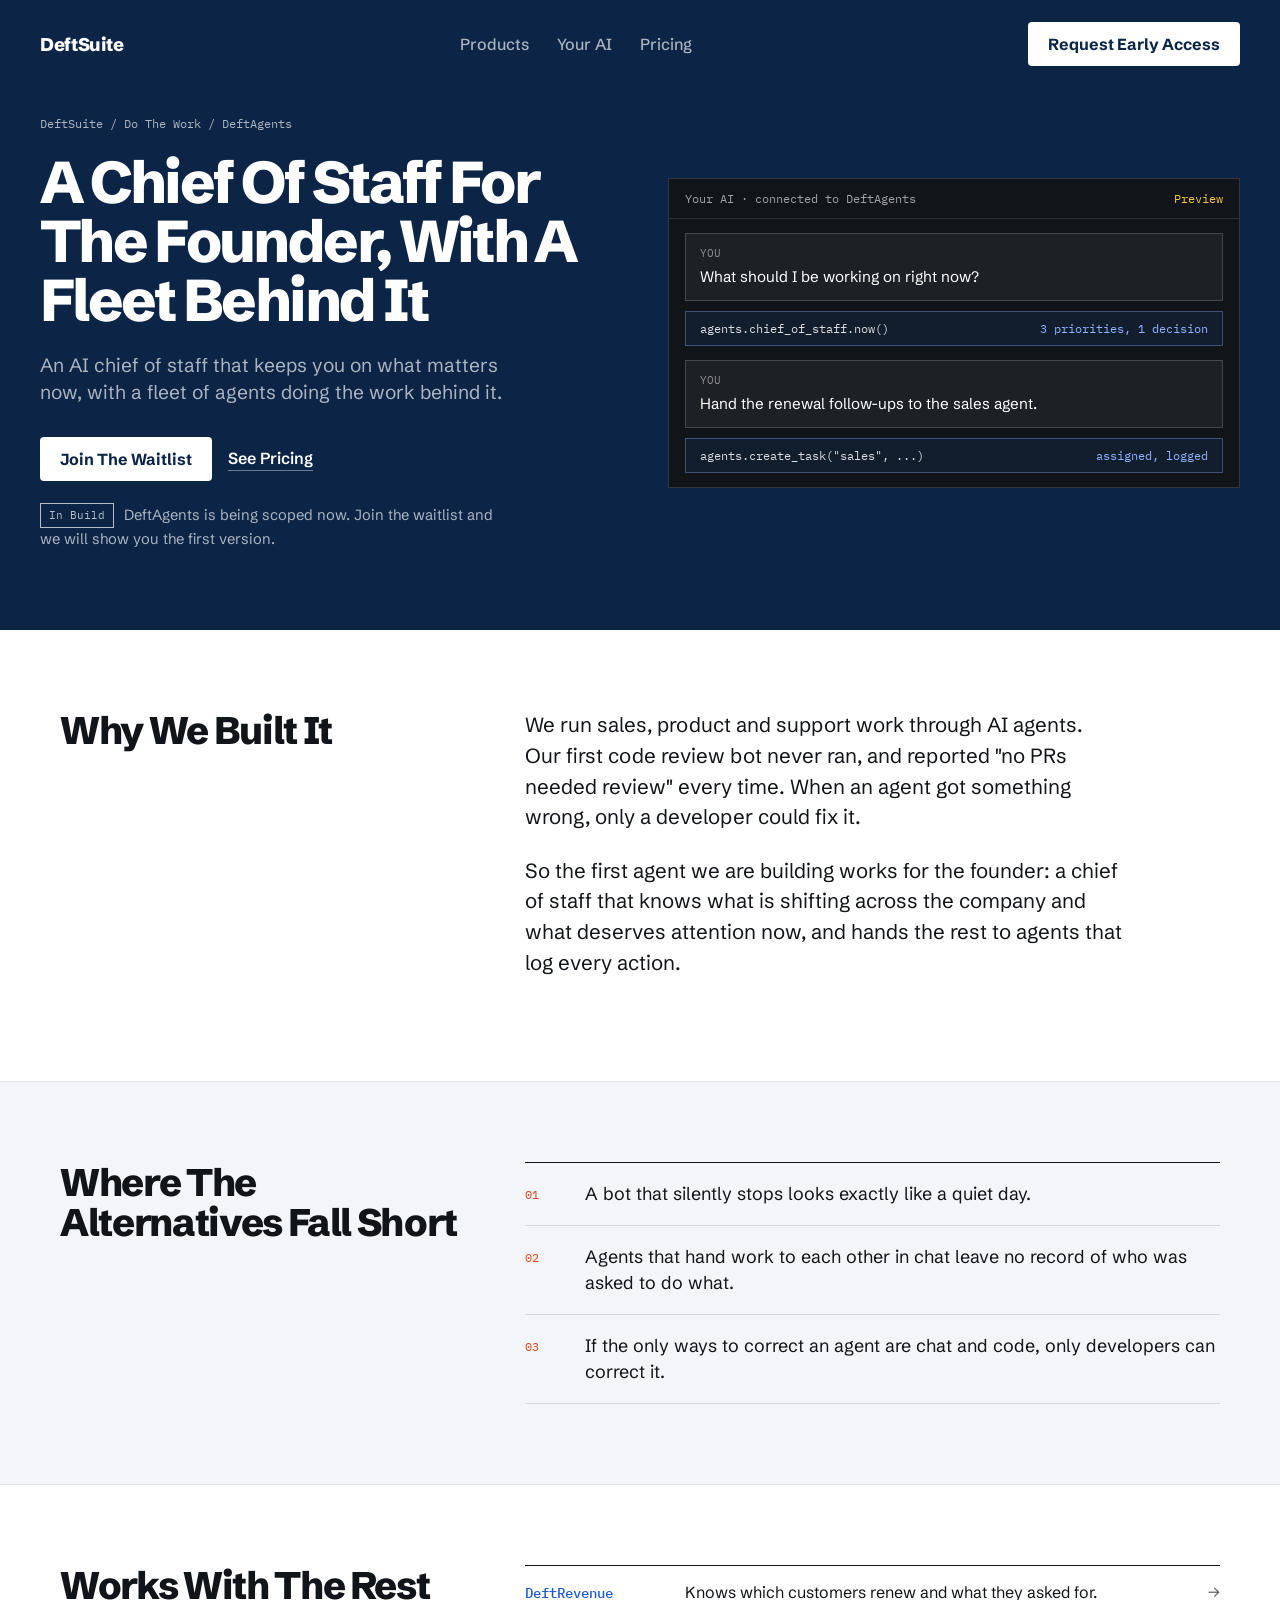
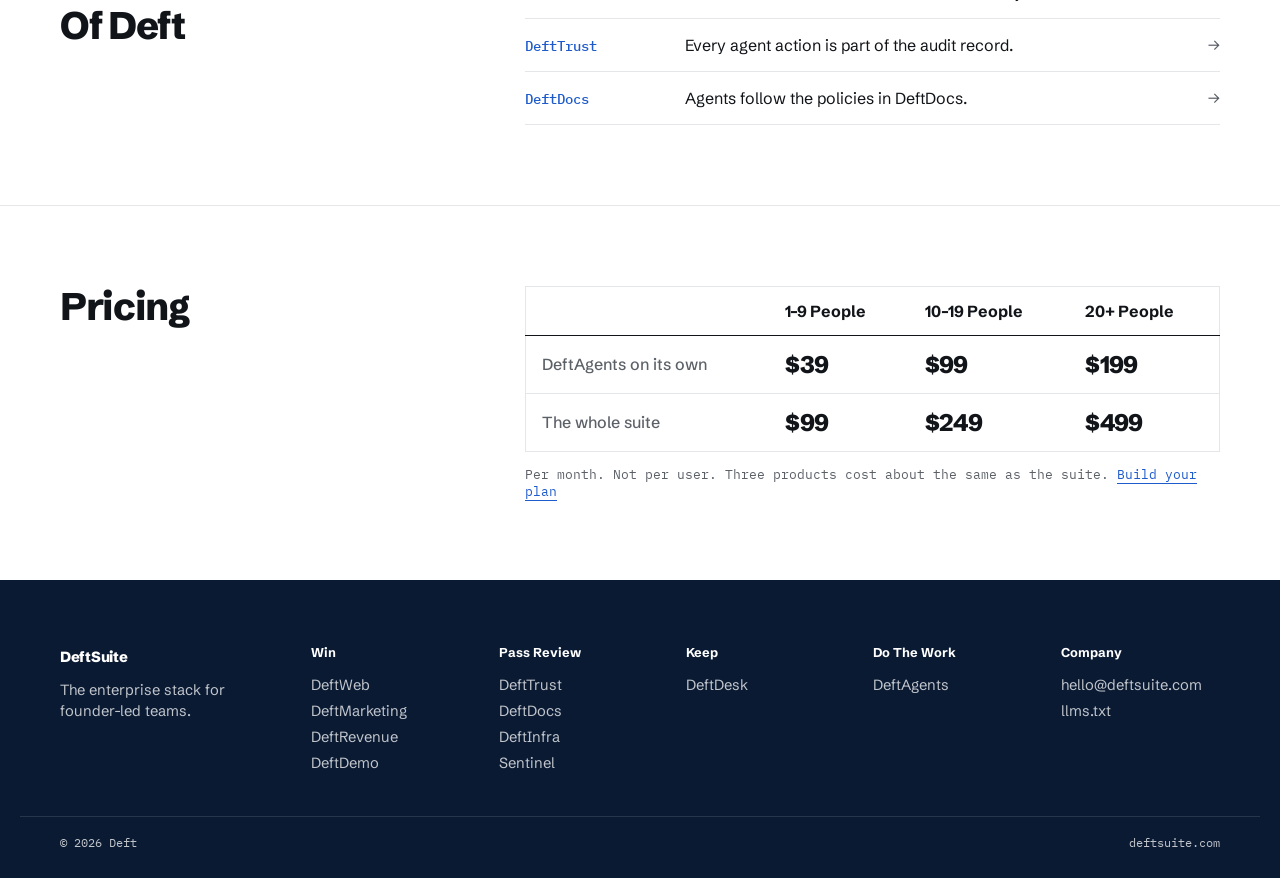
<file: agents/index.html>
<!DOCTYPE html>
<html lang="en">
<head>
<meta charset="UTF-8" />
<meta name="viewport" content="width=device-width, initial-scale=1.0" />
<title>DeftAgents: A Chief Of Staff For The Founder, With A Fleet Behind It</title>
<meta name="description" content="DeftAgents: An AI chief of staff that keeps you on what matters now, with a fleet of agents doing the work behind it. Part of DeftSuite, the enterprise stack for founder-led teams." />
<link rel="canonical" href="https://deftsuite.com/agents/" />
<meta property="og:type" content="website" />
<meta property="og:title" content="DeftAgents: A Chief Of Staff For The Founder, With A Fleet Behind It" />
<meta property="og:description" content="DeftAgents: An AI chief of staff that keeps you on what matters now, with a fleet of agents doing the work behind it. Part of DeftSuite, the enterprise stack for founder-led teams." />
<meta property="og:url" content="https://deftsuite.com/agents/" />
<link rel="icon" href="/assets/favicon.svg" type="image/svg+xml" />
<link rel="alternate" type="text/plain" href="/llms.txt" title="Plain text for agents" />
<link rel="preconnect" href="https://fonts.googleapis.com" />
<link rel="preconnect" href="https://fonts.gstatic.com" crossorigin />
<link href="https://fonts.googleapis.com/css2?family=Schibsted+Grotesk:wght@400;500;700;800&family=IBM+Plex+Mono:wght@400;500&display=swap" rel="stylesheet" />
<link rel="stylesheet" href="/assets/css/site.css" />
</head>
<body class="product">
<div class="top">
  <header class="nav">
  <a class="brand" href="/">DeftSuite</a>
  <nav class="links" aria-label="Primary"><a href="/#suite">Products</a><a href="/#ai">Your AI</a><a href="/#pick">Pricing</a></nav>
  <a class="btn" href="mailto:hello@deftsuite.com?subject=DeftSuite%20early%20access">Request Early Access</a>
</header>
  <section class="phero">
    <div>
      <div class="crumbs mono"><a href="/#suite">DeftSuite</a> / Do The Work / DeftAgents</div>
      <h1>A Chief Of Staff For The Founder, With A Fleet Behind It</h1>
      <p class="sub">An AI chief of staff that keeps you on what matters now, with a fleet of agents doing the work behind it.</p>
      <div class="cta"><a class="btn" href="mailto:hello@deftsuite.com?subject=DeftAgents%20waitlist">Join The Waitlist</a><a class="ghost" href="#price">See Pricing</a></div>
      <p class="note"><span class="pill is-build mono">In Build</span> DeftAgents is being scoped now. Join the waitlist and we will show you the first version.</p>
    </div>
    <div class="console" aria-label="Asking your AI to use DeftAgents">
      <div class="console__bar mono"><span>Your AI · connected to DeftAgents</span> <span class="mono preview-tag">Preview</span></div>
      <div class="ask"><span class="who mono">YOU</span>What should I be working on right now?</div>
        <div class="call mono"><span>agents.chief_of_staff.now()</span><span class="st">3 priorities, 1 decision</span></div><div class="ask"><span class="who mono">YOU</span>Hand the renewal follow-ups to the sales agent.</div>
        <div class="call mono"><span>agents.create_task(&quot;sales&quot;, ...)</span><span class="st">assigned, logged</span></div>
    </div>
  </section>
</div>

<section class="story">
  <div class="wrap split">
    <h2>Why We Built It</h2>
    <div class="story__body"><p>We run sales, product and support work through AI agents. Our first code review bot never ran, and reported &quot;no PRs needed review&quot; every time. When an agent got something wrong, only a developer could fix it.</p><p>So the first agent we are building works for the founder: a chief of staff that knows what is shifting across the company and what deserves attention now, and hands the rest to agents that log every action.</p></div>
  </div>
</section>

<section class="short">
  <div class="wrap split">
    <h2>Where The Alternatives Fall Short</h2>
    <ol class="short__list"><li><span class="n mono">01</span><span>A bot that silently stops looks exactly like a quiet day.</span></li><li><span class="n mono">02</span><span>Agents that hand work to each other in chat leave no record of who was asked to do what.</span></li><li><span class="n mono">03</span><span>If the only ways to correct an agent are chat and code, only developers can correct it.</span></li></ol>
  </div>
</section>

<section class="with">
  <div class="wrap split">
    <h2>Works With The Rest Of Deft</h2>
    <div><a class="link-row" href="/revenue/"><span class="mono">DeftRevenue</span><span>Knows which customers renew and what they asked for.</span><span class="arrow">→</span></a><a class="link-row" href="/trust/"><span class="mono">DeftTrust</span><span>Every agent action is part of the audit record.</span><span class="arrow">→</span></a><a class="link-row" href="/docs/"><span class="mono">DeftDocs</span><span>Agents follow the policies in DeftDocs.</span><span class="arrow">→</span></a></div>
  </div>
</section>

<section class="price" id="price">
  <div class="wrap split">
    <h2>Pricing</h2>
    <div>
      <table class="ptable">
        <thead><tr><th></th><th>1–9 People</th><th>10–19 People</th><th>20+ People</th></tr></thead>
        <tbody>
          <tr><th>DeftAgents on its own</th><td>$39</td><td>$99</td><td>$199</td></tr>
          <tr><th>The whole suite</th><td>$99</td><td>$249</td><td>$499</td></tr>
        </tbody>
      </table>
      <p class="aside mono">Per month. Not per user. Three products cost about the same as the suite. <a href="/#pick">Build your plan</a></p>
    </div>
  </div>
</section>

<footer class="foot">
  <div class="foot__inner">
    <div class="fcol fcol--brand"><a class="brand brand--ink" href="/">DeftSuite</a><p>The enterprise stack for founder-led teams.</p></div>
    <div class="fcol"><h4>Win</h4><a href="/web/">DeftWeb</a><a href="/marketing/">DeftMarketing</a><a href="/revenue/">DeftRevenue</a><a href="/demo/">DeftDemo</a></div><div class="fcol"><h4>Pass Review</h4><a href="/trust/">DeftTrust</a><a href="/docs/">DeftDocs</a><a href="/infra/">DeftInfra</a><a href="/sentinel/">Sentinel</a></div><div class="fcol"><h4>Keep</h4><a href="/desk/">DeftDesk</a></div><div class="fcol"><h4>Do The Work</h4><a href="/agents/">DeftAgents</a></div>
    <div class="fcol"><h4>Company</h4><a href="mailto:hello@deftsuite.com">hello@deftsuite.com</a><a href="/llms.txt">llms.txt</a></div>
  </div>
  <div class="foot__base mono"><span>© 2026 Deft</span><span>deftsuite.com</span></div>
</footer>
<script src="/assets/js/site.js"></script>
</body>
</html>
</file>
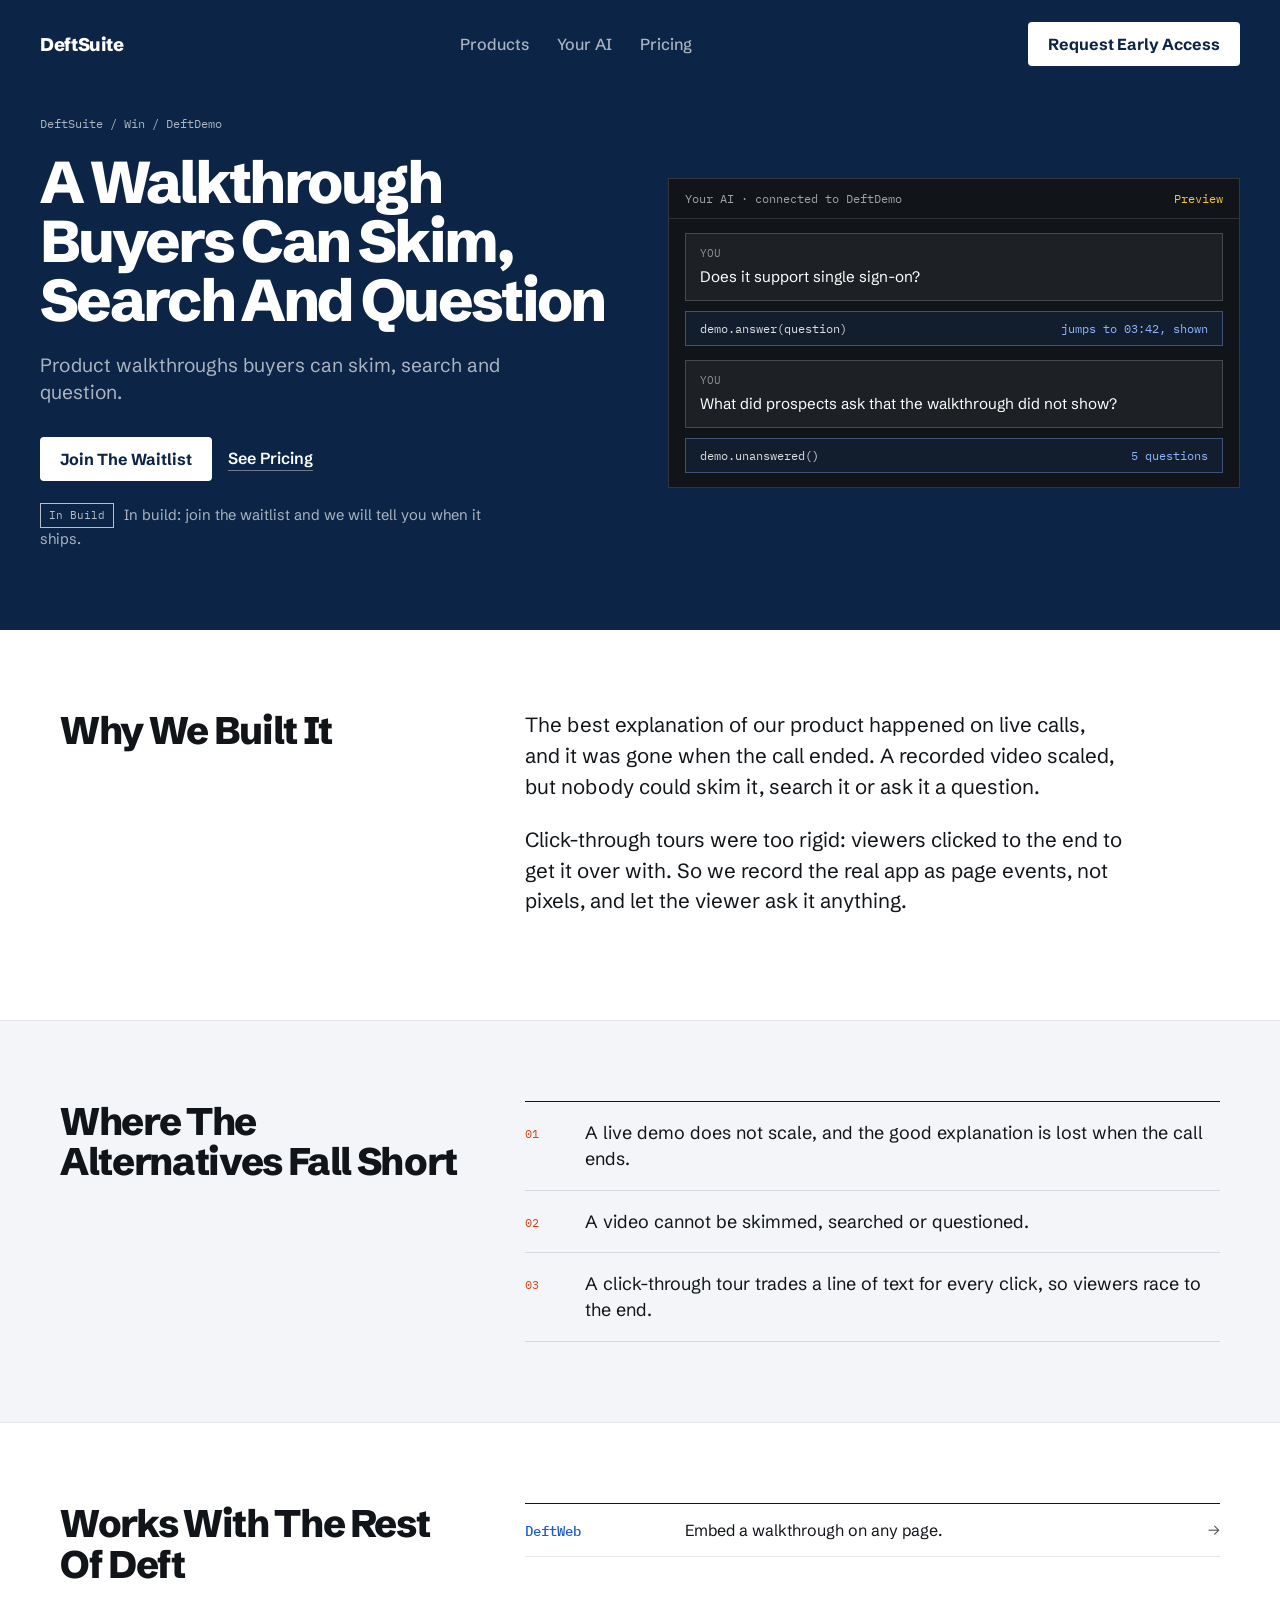
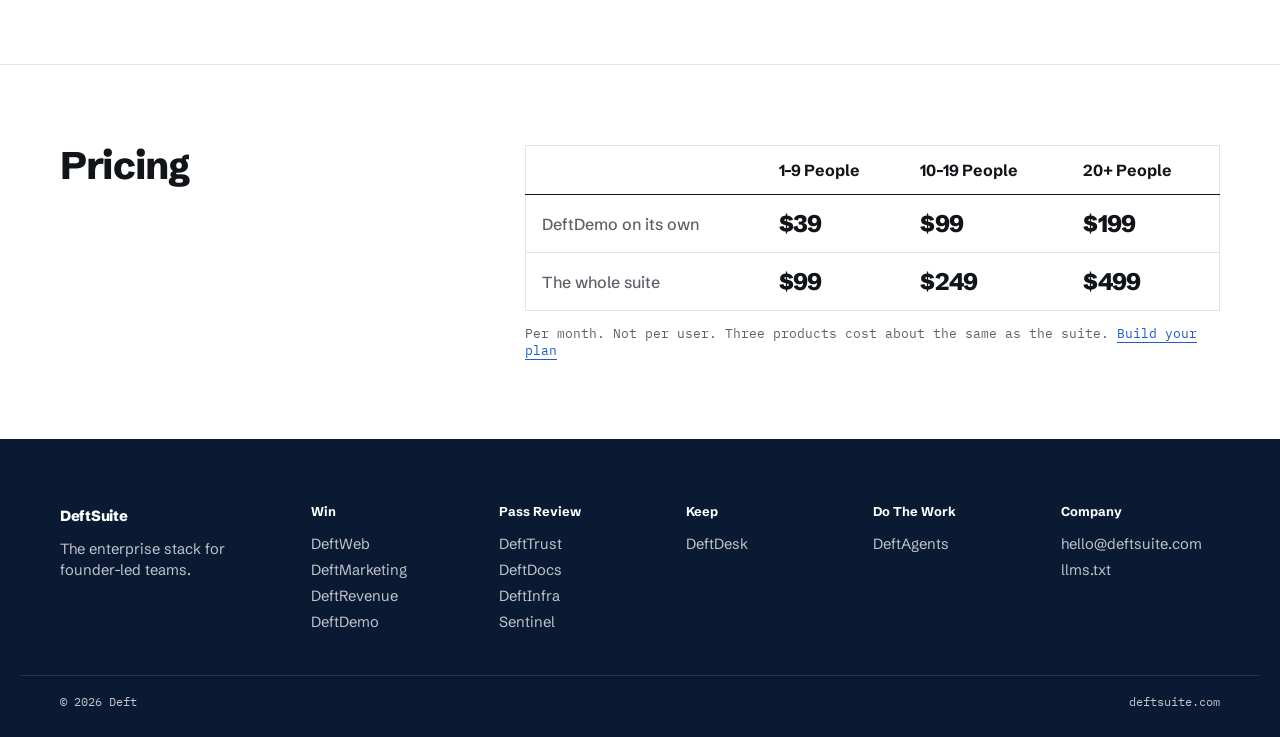
<file: demo/index.html>
<!DOCTYPE html>
<html lang="en">
<head>
<meta charset="UTF-8" />
<meta name="viewport" content="width=device-width, initial-scale=1.0" />
<title>DeftDemo: A Walkthrough Buyers Can Skim, Search And Question</title>
<meta name="description" content="DeftDemo: Product walkthroughs buyers can skim, search and question. Part of DeftSuite, the enterprise stack for founder-led teams." />
<link rel="canonical" href="https://deftsuite.com/demo/" />
<meta property="og:type" content="website" />
<meta property="og:title" content="DeftDemo: A Walkthrough Buyers Can Skim, Search And Question" />
<meta property="og:description" content="DeftDemo: Product walkthroughs buyers can skim, search and question. Part of DeftSuite, the enterprise stack for founder-led teams." />
<meta property="og:url" content="https://deftsuite.com/demo/" />
<link rel="icon" href="/assets/favicon.svg" type="image/svg+xml" />
<link rel="alternate" type="text/plain" href="/llms.txt" title="Plain text for agents" />
<link rel="preconnect" href="https://fonts.googleapis.com" />
<link rel="preconnect" href="https://fonts.gstatic.com" crossorigin />
<link href="https://fonts.googleapis.com/css2?family=Schibsted+Grotesk:wght@400;500;700;800&family=IBM+Plex+Mono:wght@400;500&display=swap" rel="stylesheet" />
<link rel="stylesheet" href="/assets/css/site.css" />
</head>
<body class="product">
<div class="top">
  <header class="nav">
  <a class="brand" href="/">DeftSuite</a>
  <nav class="links" aria-label="Primary"><a href="/#suite">Products</a><a href="/#ai">Your AI</a><a href="/#pick">Pricing</a></nav>
  <a class="btn" href="mailto:hello@deftsuite.com?subject=DeftSuite%20early%20access">Request Early Access</a>
</header>
  <section class="phero">
    <div>
      <div class="crumbs mono"><a href="/#suite">DeftSuite</a> / Win / DeftDemo</div>
      <h1>A Walkthrough Buyers Can Skim, Search And Question</h1>
      <p class="sub">Product walkthroughs buyers can skim, search and question.</p>
      <div class="cta"><a class="btn" href="mailto:hello@deftsuite.com?subject=DeftDemo%20waitlist">Join The Waitlist</a><a class="ghost" href="#price">See Pricing</a></div>
      <p class="note"><span class="pill is-build mono">In Build</span> In build: join the waitlist and we will tell you when it ships.</p>
    </div>
    <div class="console" aria-label="Asking your AI to use DeftDemo">
      <div class="console__bar mono"><span>Your AI · connected to DeftDemo</span> <span class="mono preview-tag">Preview</span></div>
      <div class="ask"><span class="who mono">YOU</span>Does it support single sign-on?</div>
        <div class="call mono"><span>demo.answer(question)</span><span class="st">jumps to 03:42, shown</span></div><div class="ask"><span class="who mono">YOU</span>What did prospects ask that the walkthrough did not show?</div>
        <div class="call mono"><span>demo.unanswered()</span><span class="st">5 questions</span></div>
    </div>
  </section>
</div>

<section class="story">
  <div class="wrap split">
    <h2>Why We Built It</h2>
    <div class="story__body"><p>The best explanation of our product happened on live calls, and it was gone when the call ended. A recorded video scaled, but nobody could skim it, search it or ask it a question.</p><p>Click-through tours were too rigid: viewers clicked to the end to get it over with. So we record the real app as page events, not pixels, and let the viewer ask it anything.</p></div>
  </div>
</section>

<section class="short">
  <div class="wrap split">
    <h2>Where The Alternatives Fall Short</h2>
    <ol class="short__list"><li><span class="n mono">01</span><span>A live demo does not scale, and the good explanation is lost when the call ends.</span></li><li><span class="n mono">02</span><span>A video cannot be skimmed, searched or questioned.</span></li><li><span class="n mono">03</span><span>A click-through tour trades a line of text for every click, so viewers race to the end.</span></li></ol>
  </div>
</section>

<section class="with">
  <div class="wrap split">
    <h2>Works With The Rest Of Deft</h2>
    <div><a class="link-row" href="/web/"><span class="mono">DeftWeb</span><span>Embed a walkthrough on any page.</span><span class="arrow">→</span></a></div>
  </div>
</section>

<section class="price" id="price">
  <div class="wrap split">
    <h2>Pricing</h2>
    <div>
      <table class="ptable">
        <thead><tr><th></th><th>1–9 People</th><th>10–19 People</th><th>20+ People</th></tr></thead>
        <tbody>
          <tr><th>DeftDemo on its own</th><td>$39</td><td>$99</td><td>$199</td></tr>
          <tr><th>The whole suite</th><td>$99</td><td>$249</td><td>$499</td></tr>
        </tbody>
      </table>
      <p class="aside mono">Per month. Not per user. Three products cost about the same as the suite. <a href="/#pick">Build your plan</a></p>
    </div>
  </div>
</section>

<footer class="foot">
  <div class="foot__inner">
    <div class="fcol fcol--brand"><a class="brand brand--ink" href="/">DeftSuite</a><p>The enterprise stack for founder-led teams.</p></div>
    <div class="fcol"><h4>Win</h4><a href="/web/">DeftWeb</a><a href="/marketing/">DeftMarketing</a><a href="/revenue/">DeftRevenue</a><a href="/demo/">DeftDemo</a></div><div class="fcol"><h4>Pass Review</h4><a href="/trust/">DeftTrust</a><a href="/docs/">DeftDocs</a><a href="/infra/">DeftInfra</a><a href="/sentinel/">Sentinel</a></div><div class="fcol"><h4>Keep</h4><a href="/desk/">DeftDesk</a></div><div class="fcol"><h4>Do The Work</h4><a href="/agents/">DeftAgents</a></div>
    <div class="fcol"><h4>Company</h4><a href="mailto:hello@deftsuite.com">hello@deftsuite.com</a><a href="/llms.txt">llms.txt</a></div>
  </div>
  <div class="foot__base mono"><span>© 2026 Deft</span><span>deftsuite.com</span></div>
</footer>
<script src="/assets/js/site.js"></script>
</body>
</html>
</file>
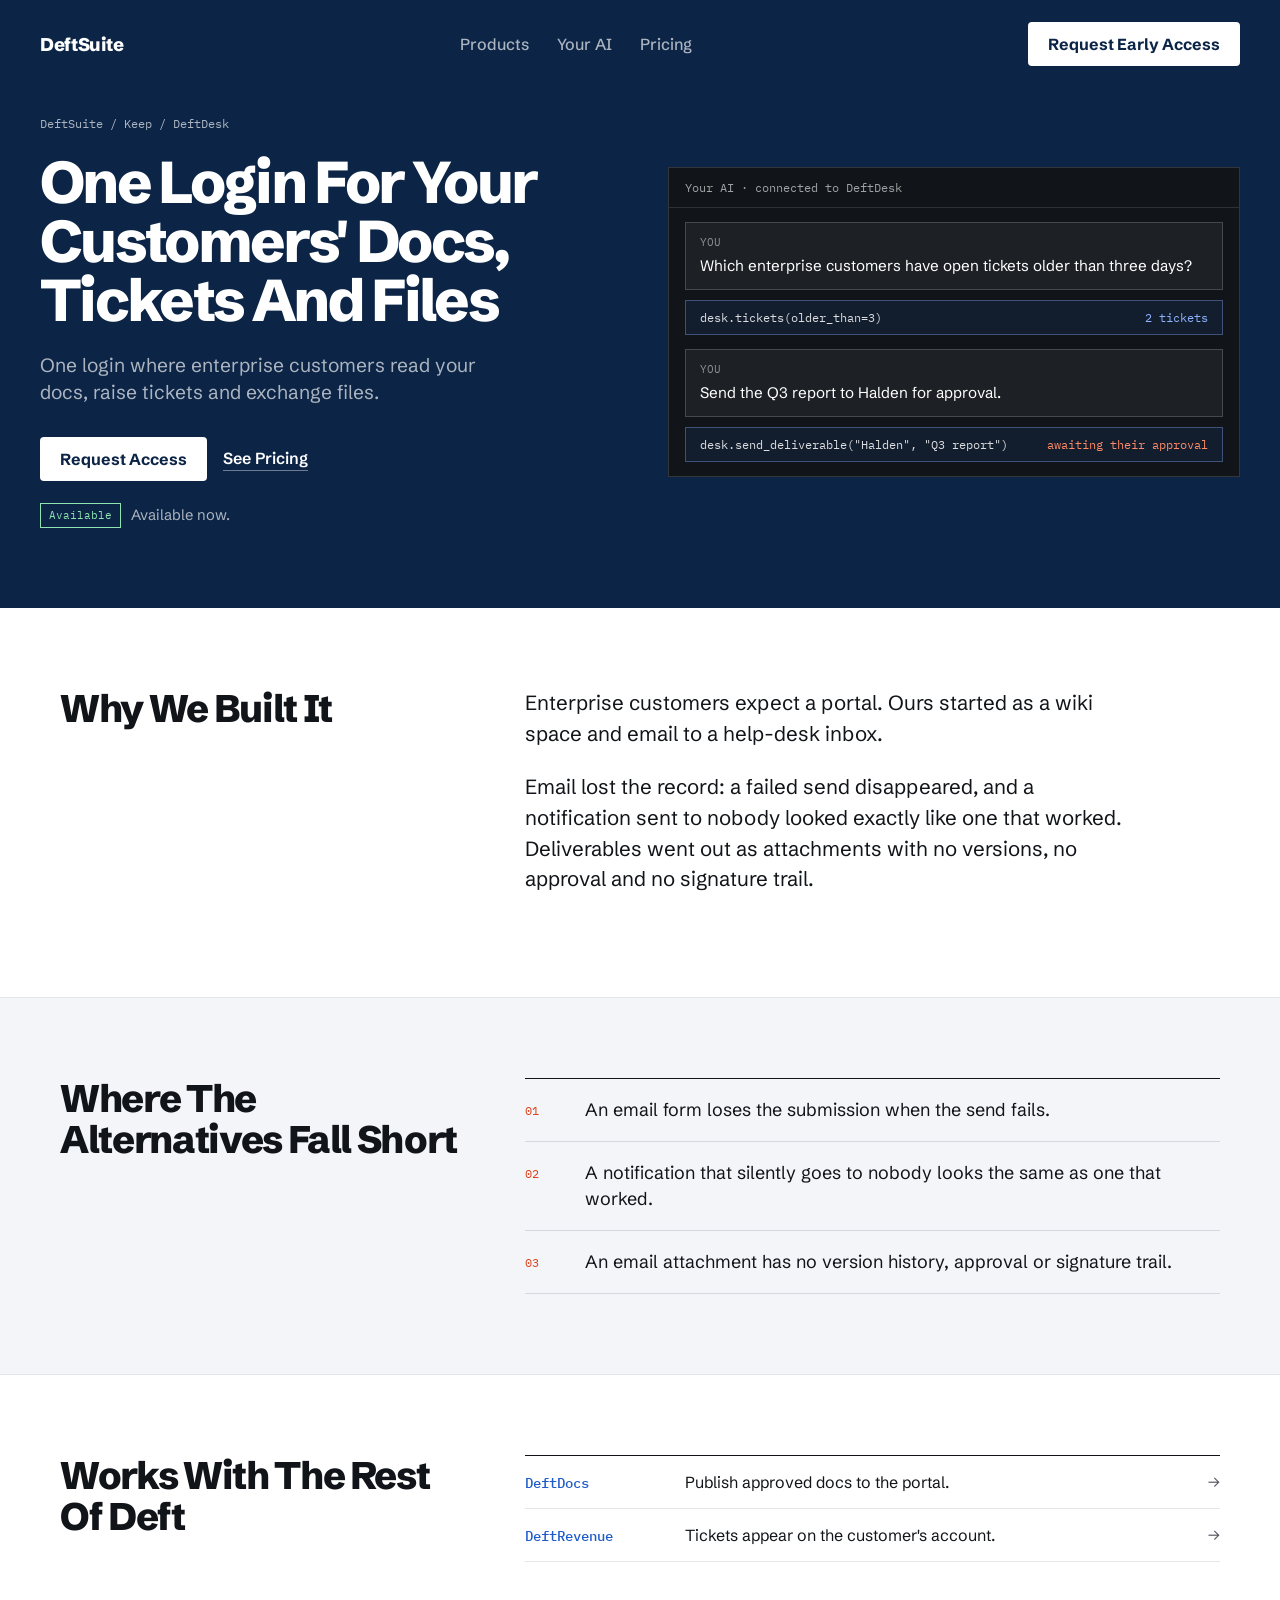
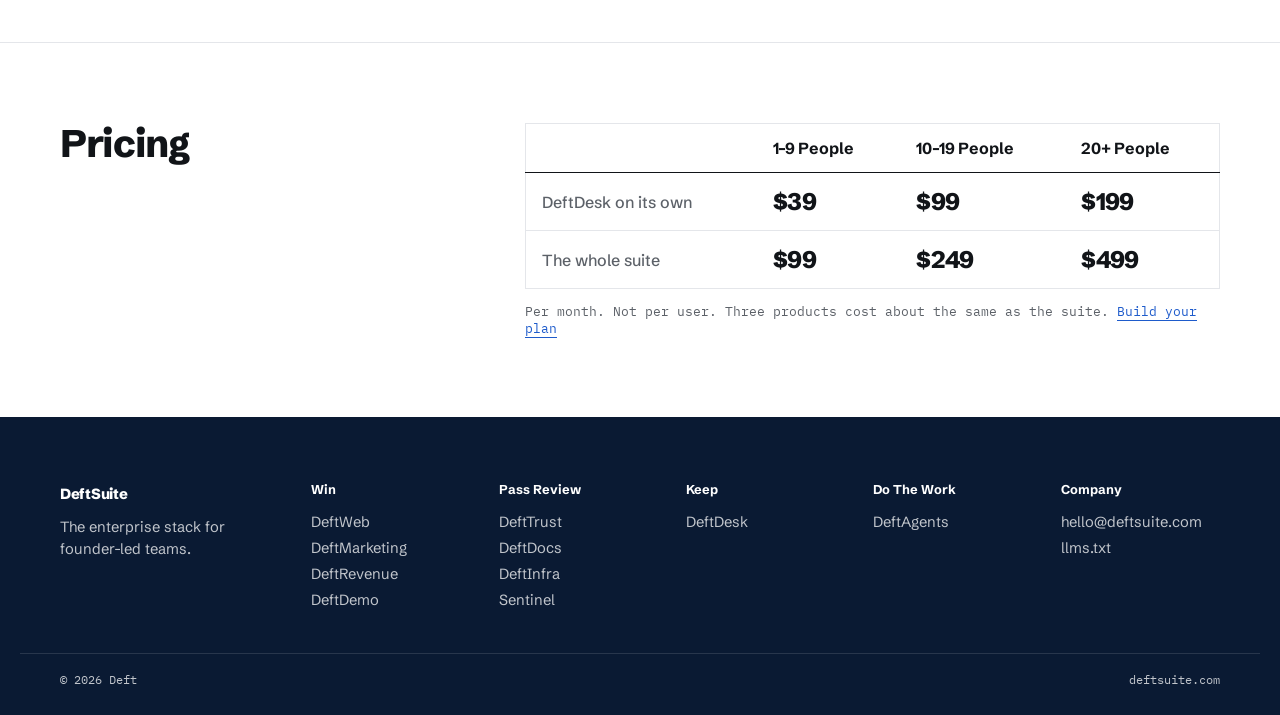
<file: desk/index.html>
<!DOCTYPE html>
<html lang="en">
<head>
<meta charset="UTF-8" />
<meta name="viewport" content="width=device-width, initial-scale=1.0" />
<title>DeftDesk: One Login For Your Customers&#x27; Docs, Tickets And Files</title>
<meta name="description" content="DeftDesk: One login where enterprise customers read your docs, raise tickets and exchange files. Part of DeftSuite, the enterprise stack for founder-led teams." />
<link rel="canonical" href="https://deftsuite.com/desk/" />
<meta property="og:type" content="website" />
<meta property="og:title" content="DeftDesk: One Login For Your Customers&#x27; Docs, Tickets And Files" />
<meta property="og:description" content="DeftDesk: One login where enterprise customers read your docs, raise tickets and exchange files. Part of DeftSuite, the enterprise stack for founder-led teams." />
<meta property="og:url" content="https://deftsuite.com/desk/" />
<link rel="icon" href="/assets/favicon.svg" type="image/svg+xml" />
<link rel="alternate" type="text/plain" href="/llms.txt" title="Plain text for agents" />
<link rel="preconnect" href="https://fonts.googleapis.com" />
<link rel="preconnect" href="https://fonts.gstatic.com" crossorigin />
<link href="https://fonts.googleapis.com/css2?family=Schibsted+Grotesk:wght@400;500;700;800&family=IBM+Plex+Mono:wght@400;500&display=swap" rel="stylesheet" />
<link rel="stylesheet" href="/assets/css/site.css" />
</head>
<body class="product">
<div class="top">
  <header class="nav">
  <a class="brand" href="/">DeftSuite</a>
  <nav class="links" aria-label="Primary"><a href="/#suite">Products</a><a href="/#ai">Your AI</a><a href="/#pick">Pricing</a></nav>
  <a class="btn" href="mailto:hello@deftsuite.com?subject=DeftSuite%20early%20access">Request Early Access</a>
</header>
  <section class="phero">
    <div>
      <div class="crumbs mono"><a href="/#suite">DeftSuite</a> / Keep / DeftDesk</div>
      <h1>One Login For Your Customers&#x27; Docs, Tickets And Files</h1>
      <p class="sub">One login where enterprise customers read your docs, raise tickets and exchange files.</p>
      <div class="cta"><a class="btn" href="mailto:hello@deftsuite.com?subject=DeftDesk%20access">Request Access</a><a class="ghost" href="#price">See Pricing</a></div>
      <p class="note"><span class="pill is-live mono">Available</span> Available now.</p>
    </div>
    <div class="console" aria-label="Asking your AI to use DeftDesk">
      <div class="console__bar mono"><span>Your AI · connected to DeftDesk</span></div>
      <div class="ask"><span class="who mono">YOU</span>Which enterprise customers have open tickets older than three days?</div>
        <div class="call mono"><span>desk.tickets(older_than=3)</span><span class="st">2 tickets</span></div><div class="ask"><span class="who mono">YOU</span>Send the Q3 report to Halden for approval.</div>
        <div class="call mono"><span>desk.send_deliverable(&quot;Halden&quot;, &quot;Q3 report&quot;)</span><span class="st wait">awaiting their approval</span></div>
    </div>
  </section>
</div>

<section class="story">
  <div class="wrap split">
    <h2>Why We Built It</h2>
    <div class="story__body"><p>Enterprise customers expect a portal. Ours started as a wiki space and email to a help-desk inbox.</p><p>Email lost the record: a failed send disappeared, and a notification sent to nobody looked exactly like one that worked. Deliverables went out as attachments with no versions, no approval and no signature trail.</p></div>
  </div>
</section>

<section class="short">
  <div class="wrap split">
    <h2>Where The Alternatives Fall Short</h2>
    <ol class="short__list"><li><span class="n mono">01</span><span>An email form loses the submission when the send fails.</span></li><li><span class="n mono">02</span><span>A notification that silently goes to nobody looks the same as one that worked.</span></li><li><span class="n mono">03</span><span>An email attachment has no version history, approval or signature trail.</span></li></ol>
  </div>
</section>

<section class="with">
  <div class="wrap split">
    <h2>Works With The Rest Of Deft</h2>
    <div><a class="link-row" href="/docs/"><span class="mono">DeftDocs</span><span>Publish approved docs to the portal.</span><span class="arrow">→</span></a><a class="link-row" href="/revenue/"><span class="mono">DeftRevenue</span><span>Tickets appear on the customer&#x27;s account.</span><span class="arrow">→</span></a></div>
  </div>
</section>

<section class="price" id="price">
  <div class="wrap split">
    <h2>Pricing</h2>
    <div>
      <table class="ptable">
        <thead><tr><th></th><th>1–9 People</th><th>10–19 People</th><th>20+ People</th></tr></thead>
        <tbody>
          <tr><th>DeftDesk on its own</th><td>$39</td><td>$99</td><td>$199</td></tr>
          <tr><th>The whole suite</th><td>$99</td><td>$249</td><td>$499</td></tr>
        </tbody>
      </table>
      <p class="aside mono">Per month. Not per user. Three products cost about the same as the suite. <a href="/#pick">Build your plan</a></p>
    </div>
  </div>
</section>

<footer class="foot">
  <div class="foot__inner">
    <div class="fcol fcol--brand"><a class="brand brand--ink" href="/">DeftSuite</a><p>The enterprise stack for founder-led teams.</p></div>
    <div class="fcol"><h4>Win</h4><a href="/web/">DeftWeb</a><a href="/marketing/">DeftMarketing</a><a href="/revenue/">DeftRevenue</a><a href="/demo/">DeftDemo</a></div><div class="fcol"><h4>Pass Review</h4><a href="/trust/">DeftTrust</a><a href="/docs/">DeftDocs</a><a href="/infra/">DeftInfra</a><a href="/sentinel/">Sentinel</a></div><div class="fcol"><h4>Keep</h4><a href="/desk/">DeftDesk</a></div><div class="fcol"><h4>Do The Work</h4><a href="/agents/">DeftAgents</a></div>
    <div class="fcol"><h4>Company</h4><a href="mailto:hello@deftsuite.com">hello@deftsuite.com</a><a href="/llms.txt">llms.txt</a></div>
  </div>
  <div class="foot__base mono"><span>© 2026 Deft</span><span>deftsuite.com</span></div>
</footer>
<script src="/assets/js/site.js"></script>
</body>
</html>
</file>
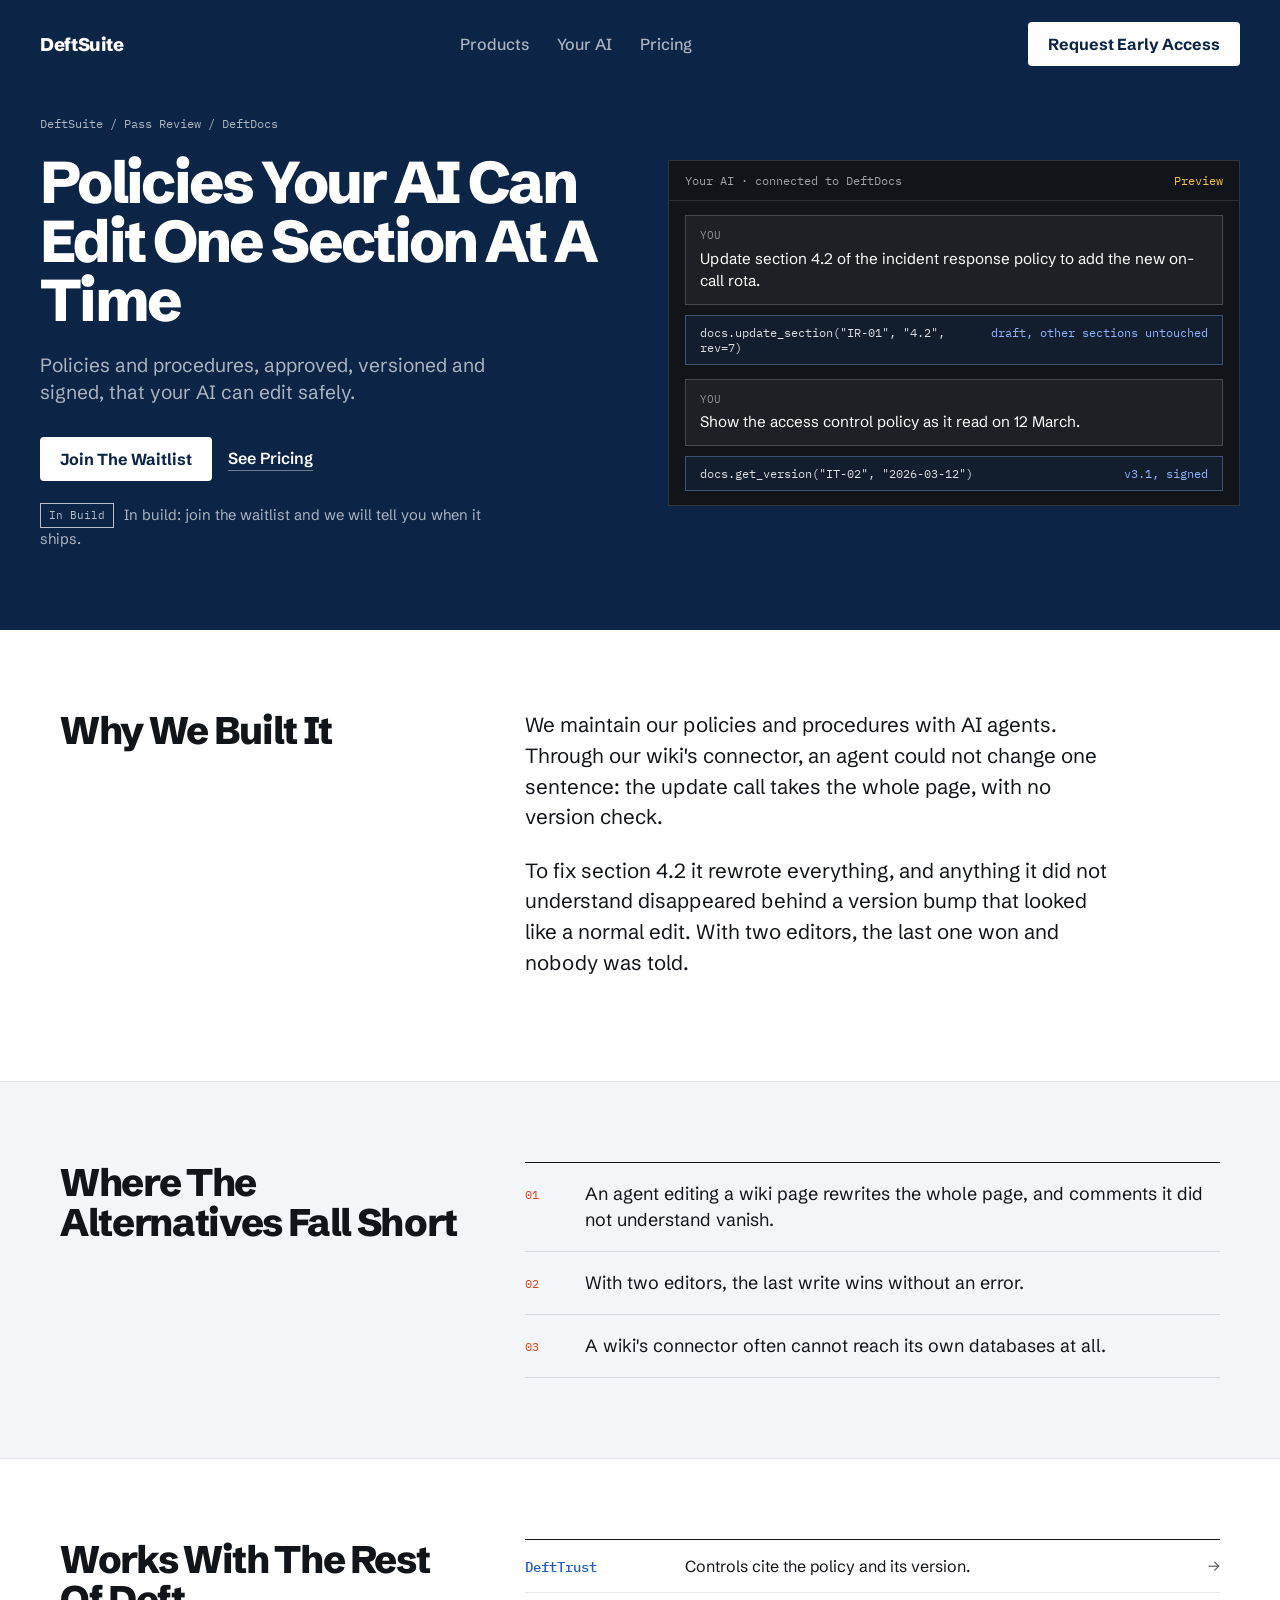
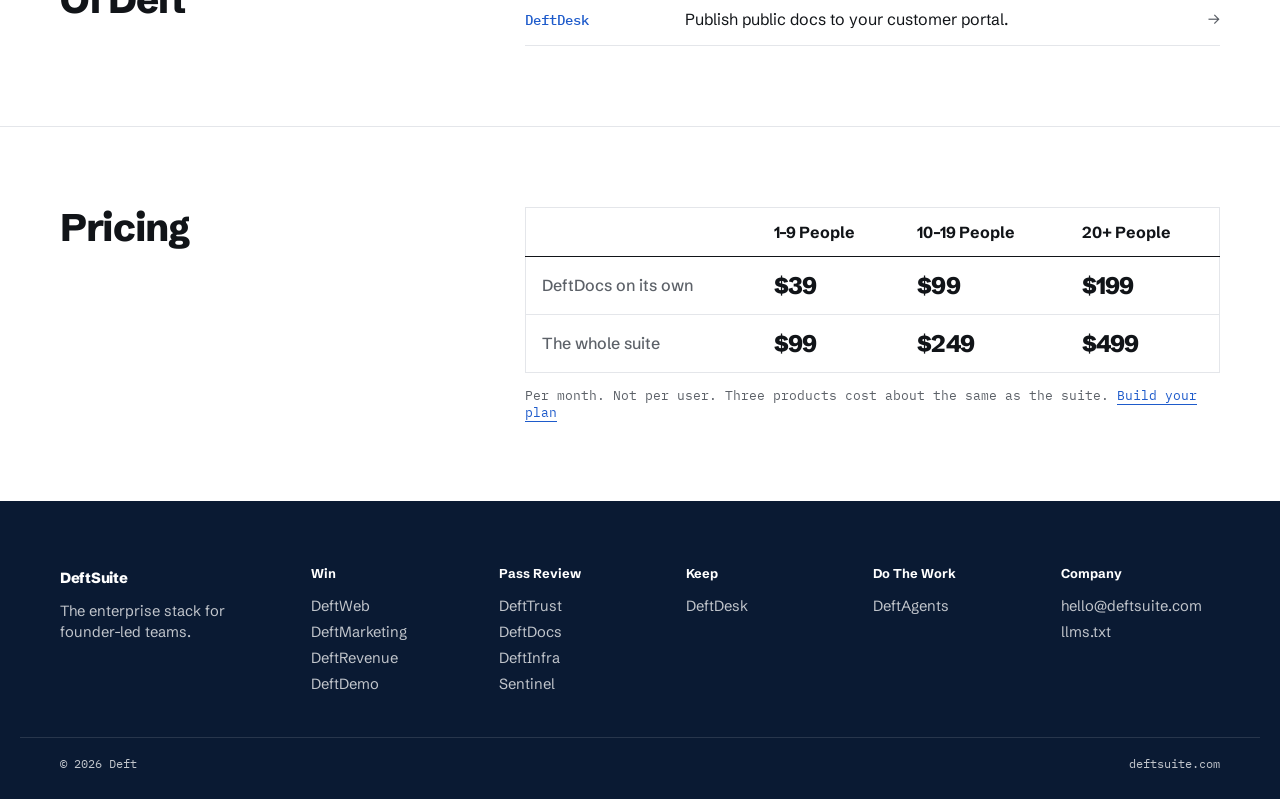
<file: docs/index.html>
<!DOCTYPE html>
<html lang="en">
<head>
<meta charset="UTF-8" />
<meta name="viewport" content="width=device-width, initial-scale=1.0" />
<title>DeftDocs: Policies Your AI Can Edit One Section At A Time</title>
<meta name="description" content="DeftDocs: Policies and procedures, approved, versioned and signed, that your AI can edit safely. Part of DeftSuite, the enterprise stack for founder-led teams." />
<link rel="canonical" href="https://deftsuite.com/docs/" />
<meta property="og:type" content="website" />
<meta property="og:title" content="DeftDocs: Policies Your AI Can Edit One Section At A Time" />
<meta property="og:description" content="DeftDocs: Policies and procedures, approved, versioned and signed, that your AI can edit safely. Part of DeftSuite, the enterprise stack for founder-led teams." />
<meta property="og:url" content="https://deftsuite.com/docs/" />
<link rel="icon" href="/assets/favicon.svg" type="image/svg+xml" />
<link rel="alternate" type="text/plain" href="/llms.txt" title="Plain text for agents" />
<link rel="preconnect" href="https://fonts.googleapis.com" />
<link rel="preconnect" href="https://fonts.gstatic.com" crossorigin />
<link href="https://fonts.googleapis.com/css2?family=Schibsted+Grotesk:wght@400;500;700;800&family=IBM+Plex+Mono:wght@400;500&display=swap" rel="stylesheet" />
<link rel="stylesheet" href="/assets/css/site.css" />
</head>
<body class="product">
<div class="top">
  <header class="nav">
  <a class="brand" href="/">DeftSuite</a>
  <nav class="links" aria-label="Primary"><a href="/#suite">Products</a><a href="/#ai">Your AI</a><a href="/#pick">Pricing</a></nav>
  <a class="btn" href="mailto:hello@deftsuite.com?subject=DeftSuite%20early%20access">Request Early Access</a>
</header>
  <section class="phero">
    <div>
      <div class="crumbs mono"><a href="/#suite">DeftSuite</a> / Pass Review / DeftDocs</div>
      <h1>Policies Your AI Can Edit One Section At A Time</h1>
      <p class="sub">Policies and procedures, approved, versioned and signed, that your AI can edit safely.</p>
      <div class="cta"><a class="btn" href="mailto:hello@deftsuite.com?subject=DeftDocs%20waitlist">Join The Waitlist</a><a class="ghost" href="#price">See Pricing</a></div>
      <p class="note"><span class="pill is-build mono">In Build</span> In build: join the waitlist and we will tell you when it ships.</p>
    </div>
    <div class="console" aria-label="Asking your AI to use DeftDocs">
      <div class="console__bar mono"><span>Your AI · connected to DeftDocs</span> <span class="mono preview-tag">Preview</span></div>
      <div class="ask"><span class="who mono">YOU</span>Update section 4.2 of the incident response policy to add the new on-call rota.</div>
        <div class="call mono"><span>docs.update_section(&quot;IR-01&quot;, &quot;4.2&quot;, rev=7)</span><span class="st">draft, other sections untouched</span></div><div class="ask"><span class="who mono">YOU</span>Show the access control policy as it read on 12 March.</div>
        <div class="call mono"><span>docs.get_version(&quot;IT-02&quot;, &quot;2026-03-12&quot;)</span><span class="st">v3.1, signed</span></div>
    </div>
  </section>
</div>

<section class="story">
  <div class="wrap split">
    <h2>Why We Built It</h2>
    <div class="story__body"><p>We maintain our policies and procedures with AI agents. Through our wiki&#x27;s connector, an agent could not change one sentence: the update call takes the whole page, with no version check.</p><p>To fix section 4.2 it rewrote everything, and anything it did not understand disappeared behind a version bump that looked like a normal edit. With two editors, the last one won and nobody was told.</p></div>
  </div>
</section>

<section class="short">
  <div class="wrap split">
    <h2>Where The Alternatives Fall Short</h2>
    <ol class="short__list"><li><span class="n mono">01</span><span>An agent editing a wiki page rewrites the whole page, and comments it did not understand vanish.</span></li><li><span class="n mono">02</span><span>With two editors, the last write wins without an error.</span></li><li><span class="n mono">03</span><span>A wiki&#x27;s connector often cannot reach its own databases at all.</span></li></ol>
  </div>
</section>

<section class="with">
  <div class="wrap split">
    <h2>Works With The Rest Of Deft</h2>
    <div><a class="link-row" href="/trust/"><span class="mono">DeftTrust</span><span>Controls cite the policy and its version.</span><span class="arrow">→</span></a><a class="link-row" href="/desk/"><span class="mono">DeftDesk</span><span>Publish public docs to your customer portal.</span><span class="arrow">→</span></a></div>
  </div>
</section>

<section class="price" id="price">
  <div class="wrap split">
    <h2>Pricing</h2>
    <div>
      <table class="ptable">
        <thead><tr><th></th><th>1–9 People</th><th>10–19 People</th><th>20+ People</th></tr></thead>
        <tbody>
          <tr><th>DeftDocs on its own</th><td>$39</td><td>$99</td><td>$199</td></tr>
          <tr><th>The whole suite</th><td>$99</td><td>$249</td><td>$499</td></tr>
        </tbody>
      </table>
      <p class="aside mono">Per month. Not per user. Three products cost about the same as the suite. <a href="/#pick">Build your plan</a></p>
    </div>
  </div>
</section>

<footer class="foot">
  <div class="foot__inner">
    <div class="fcol fcol--brand"><a class="brand brand--ink" href="/">DeftSuite</a><p>The enterprise stack for founder-led teams.</p></div>
    <div class="fcol"><h4>Win</h4><a href="/web/">DeftWeb</a><a href="/marketing/">DeftMarketing</a><a href="/revenue/">DeftRevenue</a><a href="/demo/">DeftDemo</a></div><div class="fcol"><h4>Pass Review</h4><a href="/trust/">DeftTrust</a><a href="/docs/">DeftDocs</a><a href="/infra/">DeftInfra</a><a href="/sentinel/">Sentinel</a></div><div class="fcol"><h4>Keep</h4><a href="/desk/">DeftDesk</a></div><div class="fcol"><h4>Do The Work</h4><a href="/agents/">DeftAgents</a></div>
    <div class="fcol"><h4>Company</h4><a href="mailto:hello@deftsuite.com">hello@deftsuite.com</a><a href="/llms.txt">llms.txt</a></div>
  </div>
  <div class="foot__base mono"><span>© 2026 Deft</span><span>deftsuite.com</span></div>
</footer>
<script src="/assets/js/site.js"></script>
</body>
</html>
</file>
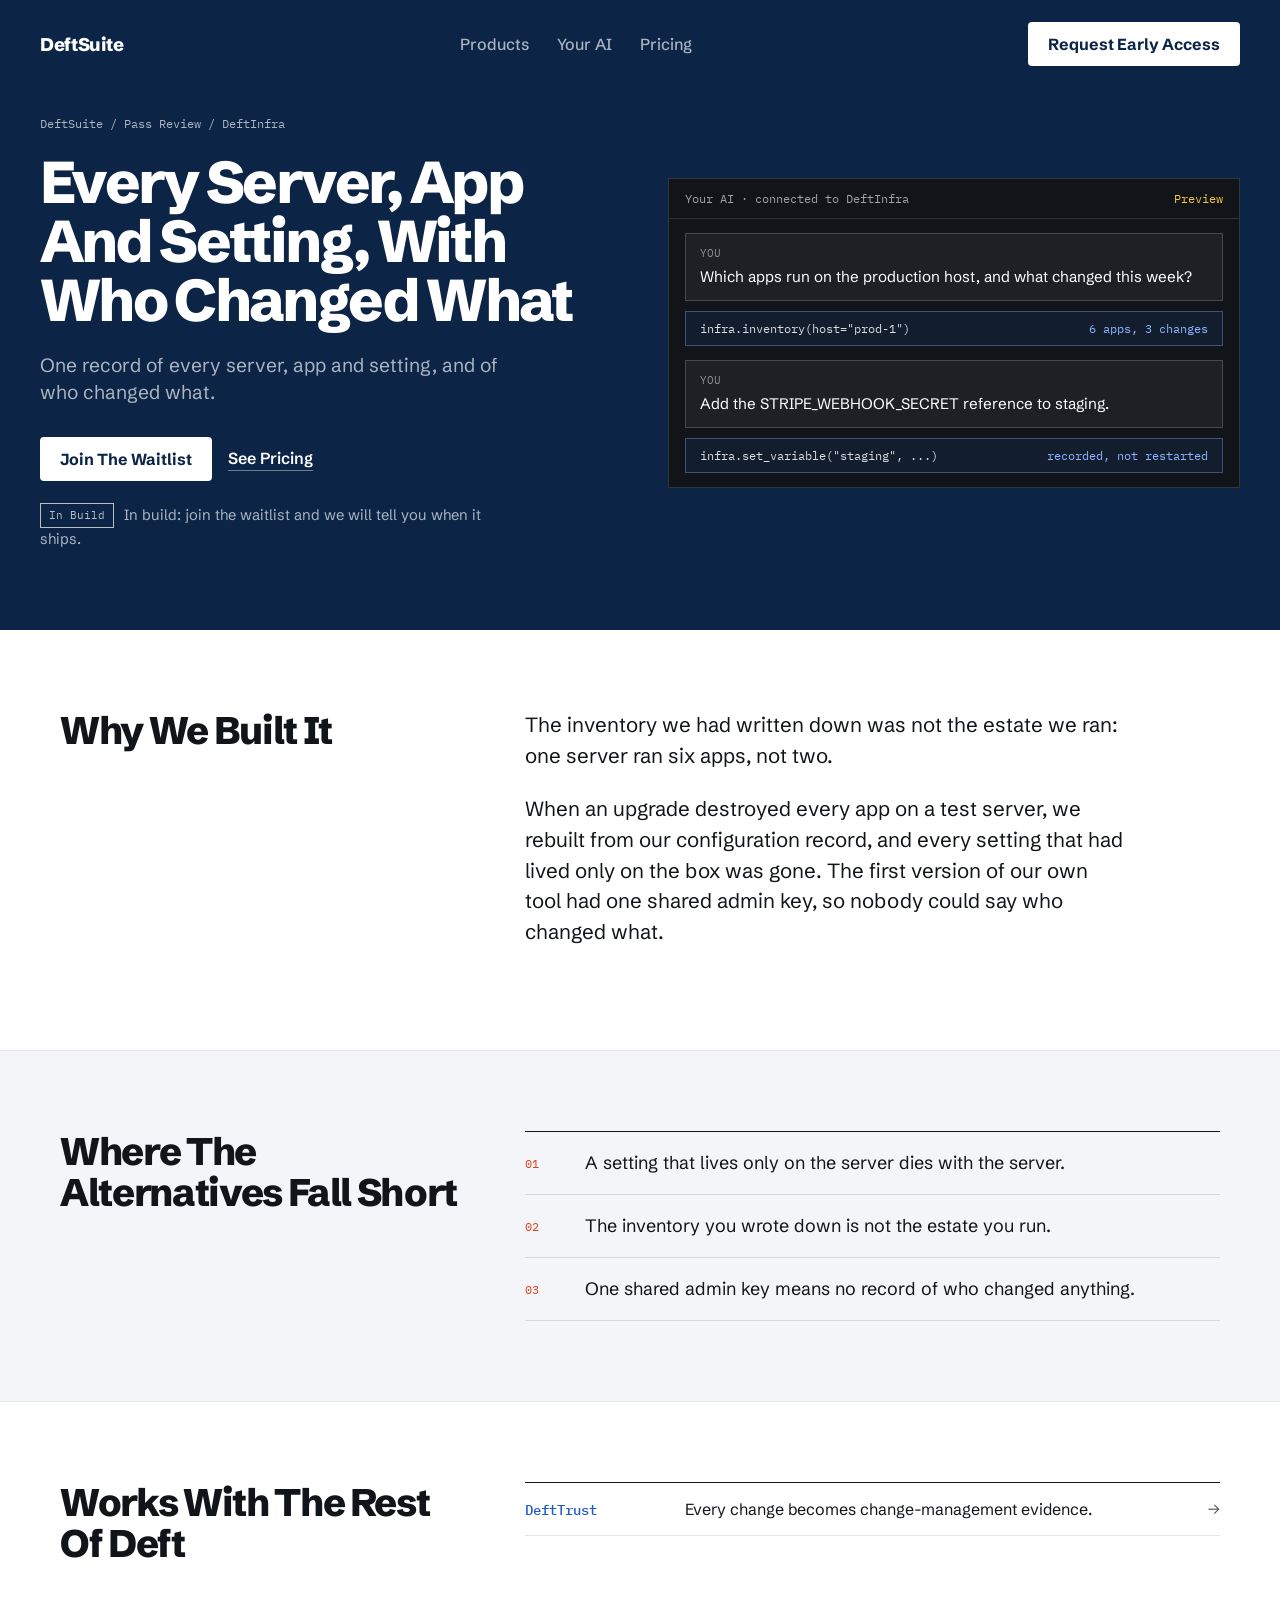
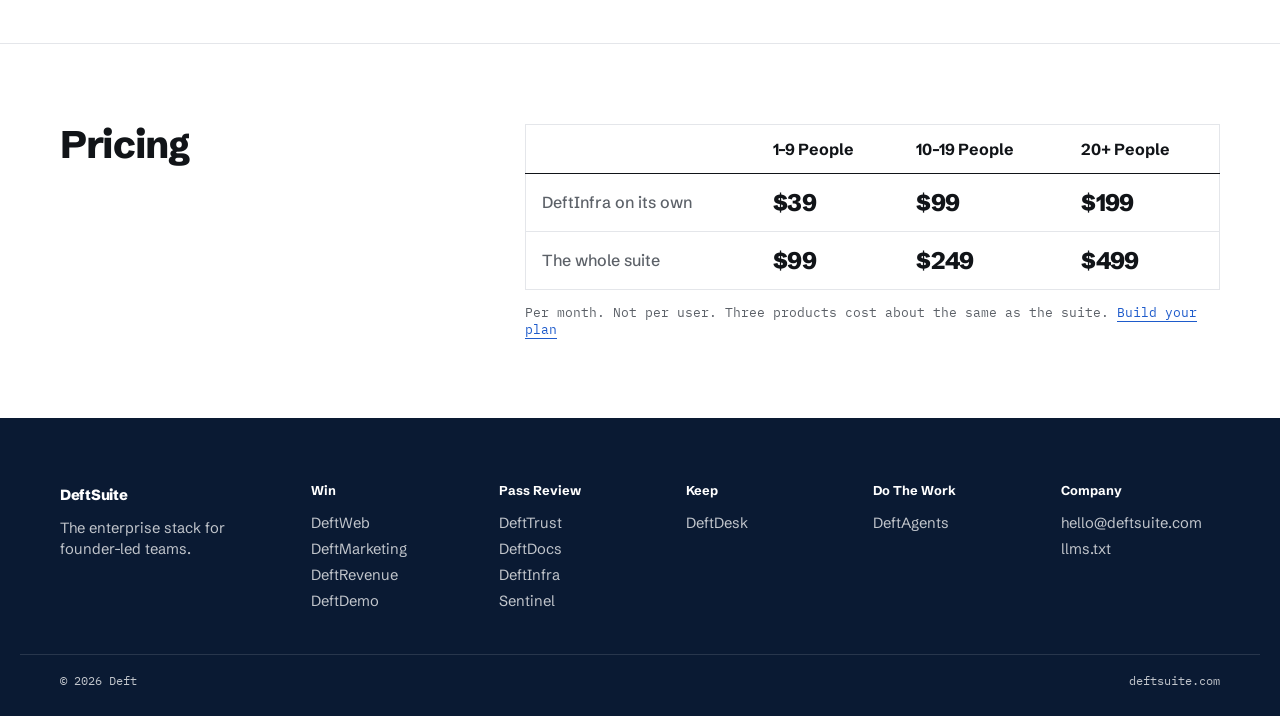
<file: infra/index.html>
<!DOCTYPE html>
<html lang="en">
<head>
<meta charset="UTF-8" />
<meta name="viewport" content="width=device-width, initial-scale=1.0" />
<title>DeftInfra: Every Server, App And Setting, With Who Changed What</title>
<meta name="description" content="DeftInfra: One record of every server, app and setting, and of who changed what. Part of DeftSuite, the enterprise stack for founder-led teams." />
<link rel="canonical" href="https://deftsuite.com/infra/" />
<meta property="og:type" content="website" />
<meta property="og:title" content="DeftInfra: Every Server, App And Setting, With Who Changed What" />
<meta property="og:description" content="DeftInfra: One record of every server, app and setting, and of who changed what. Part of DeftSuite, the enterprise stack for founder-led teams." />
<meta property="og:url" content="https://deftsuite.com/infra/" />
<link rel="icon" href="/assets/favicon.svg" type="image/svg+xml" />
<link rel="alternate" type="text/plain" href="/llms.txt" title="Plain text for agents" />
<link rel="preconnect" href="https://fonts.googleapis.com" />
<link rel="preconnect" href="https://fonts.gstatic.com" crossorigin />
<link href="https://fonts.googleapis.com/css2?family=Schibsted+Grotesk:wght@400;500;700;800&family=IBM+Plex+Mono:wght@400;500&display=swap" rel="stylesheet" />
<link rel="stylesheet" href="/assets/css/site.css" />
</head>
<body class="product">
<div class="top">
  <header class="nav">
  <a class="brand" href="/">DeftSuite</a>
  <nav class="links" aria-label="Primary"><a href="/#suite">Products</a><a href="/#ai">Your AI</a><a href="/#pick">Pricing</a></nav>
  <a class="btn" href="mailto:hello@deftsuite.com?subject=DeftSuite%20early%20access">Request Early Access</a>
</header>
  <section class="phero">
    <div>
      <div class="crumbs mono"><a href="/#suite">DeftSuite</a> / Pass Review / DeftInfra</div>
      <h1>Every Server, App And Setting, With Who Changed What</h1>
      <p class="sub">One record of every server, app and setting, and of who changed what.</p>
      <div class="cta"><a class="btn" href="mailto:hello@deftsuite.com?subject=DeftInfra%20waitlist">Join The Waitlist</a><a class="ghost" href="#price">See Pricing</a></div>
      <p class="note"><span class="pill is-build mono">In Build</span> In build: join the waitlist and we will tell you when it ships.</p>
    </div>
    <div class="console" aria-label="Asking your AI to use DeftInfra">
      <div class="console__bar mono"><span>Your AI · connected to DeftInfra</span> <span class="mono preview-tag">Preview</span></div>
      <div class="ask"><span class="who mono">YOU</span>Which apps run on the production host, and what changed this week?</div>
        <div class="call mono"><span>infra.inventory(host=&quot;prod-1&quot;)</span><span class="st">6 apps, 3 changes</span></div><div class="ask"><span class="who mono">YOU</span>Add the STRIPE_WEBHOOK_SECRET reference to staging.</div>
        <div class="call mono"><span>infra.set_variable(&quot;staging&quot;, ...)</span><span class="st">recorded, not restarted</span></div>
    </div>
  </section>
</div>

<section class="story">
  <div class="wrap split">
    <h2>Why We Built It</h2>
    <div class="story__body"><p>The inventory we had written down was not the estate we ran: one server ran six apps, not two.</p><p>When an upgrade destroyed every app on a test server, we rebuilt from our configuration record, and every setting that had lived only on the box was gone. The first version of our own tool had one shared admin key, so nobody could say who changed what.</p></div>
  </div>
</section>

<section class="short">
  <div class="wrap split">
    <h2>Where The Alternatives Fall Short</h2>
    <ol class="short__list"><li><span class="n mono">01</span><span>A setting that lives only on the server dies with the server.</span></li><li><span class="n mono">02</span><span>The inventory you wrote down is not the estate you run.</span></li><li><span class="n mono">03</span><span>One shared admin key means no record of who changed anything.</span></li></ol>
  </div>
</section>

<section class="with">
  <div class="wrap split">
    <h2>Works With The Rest Of Deft</h2>
    <div><a class="link-row" href="/trust/"><span class="mono">DeftTrust</span><span>Every change becomes change-management evidence.</span><span class="arrow">→</span></a></div>
  </div>
</section>

<section class="price" id="price">
  <div class="wrap split">
    <h2>Pricing</h2>
    <div>
      <table class="ptable">
        <thead><tr><th></th><th>1–9 People</th><th>10–19 People</th><th>20+ People</th></tr></thead>
        <tbody>
          <tr><th>DeftInfra on its own</th><td>$39</td><td>$99</td><td>$199</td></tr>
          <tr><th>The whole suite</th><td>$99</td><td>$249</td><td>$499</td></tr>
        </tbody>
      </table>
      <p class="aside mono">Per month. Not per user. Three products cost about the same as the suite. <a href="/#pick">Build your plan</a></p>
    </div>
  </div>
</section>

<footer class="foot">
  <div class="foot__inner">
    <div class="fcol fcol--brand"><a class="brand brand--ink" href="/">DeftSuite</a><p>The enterprise stack for founder-led teams.</p></div>
    <div class="fcol"><h4>Win</h4><a href="/web/">DeftWeb</a><a href="/marketing/">DeftMarketing</a><a href="/revenue/">DeftRevenue</a><a href="/demo/">DeftDemo</a></div><div class="fcol"><h4>Pass Review</h4><a href="/trust/">DeftTrust</a><a href="/docs/">DeftDocs</a><a href="/infra/">DeftInfra</a><a href="/sentinel/">Sentinel</a></div><div class="fcol"><h4>Keep</h4><a href="/desk/">DeftDesk</a></div><div class="fcol"><h4>Do The Work</h4><a href="/agents/">DeftAgents</a></div>
    <div class="fcol"><h4>Company</h4><a href="mailto:hello@deftsuite.com">hello@deftsuite.com</a><a href="/llms.txt">llms.txt</a></div>
  </div>
  <div class="foot__base mono"><span>© 2026 Deft</span><span>deftsuite.com</span></div>
</footer>
<script src="/assets/js/site.js"></script>
</body>
</html>
</file>
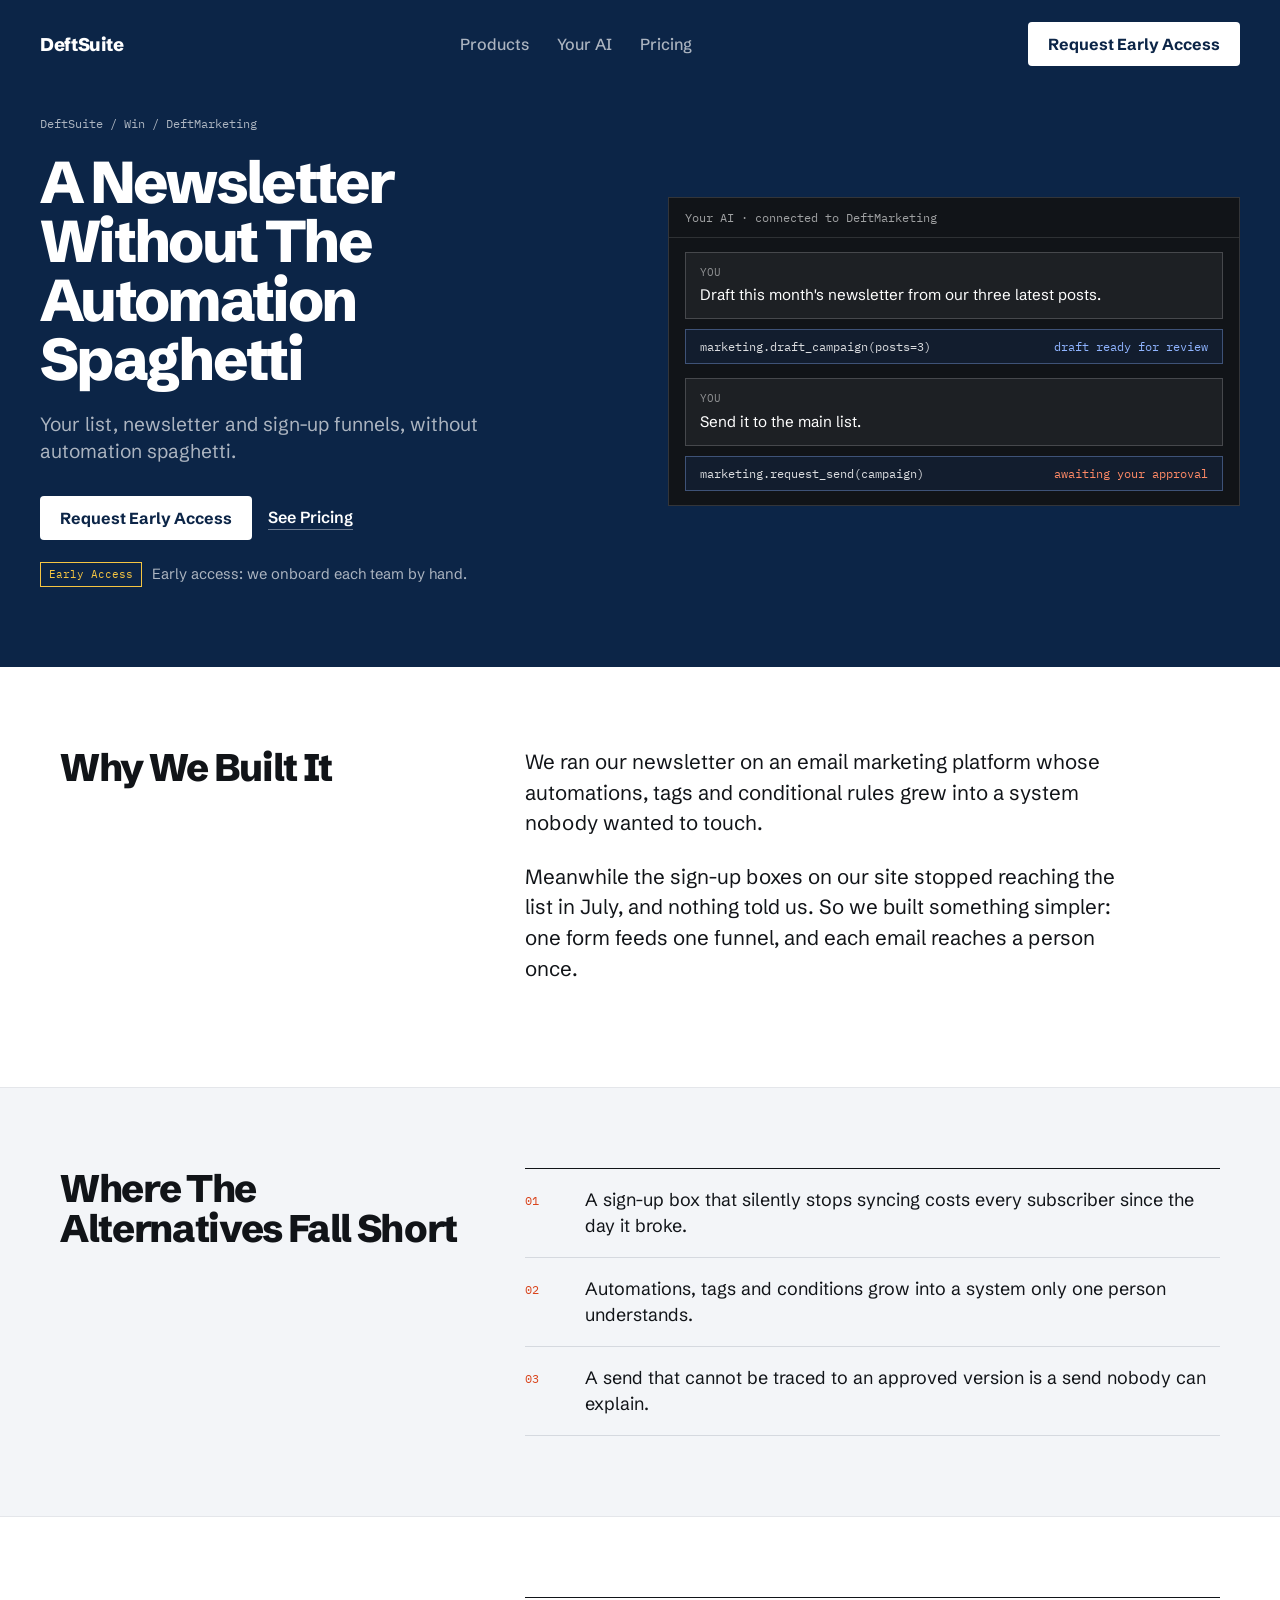
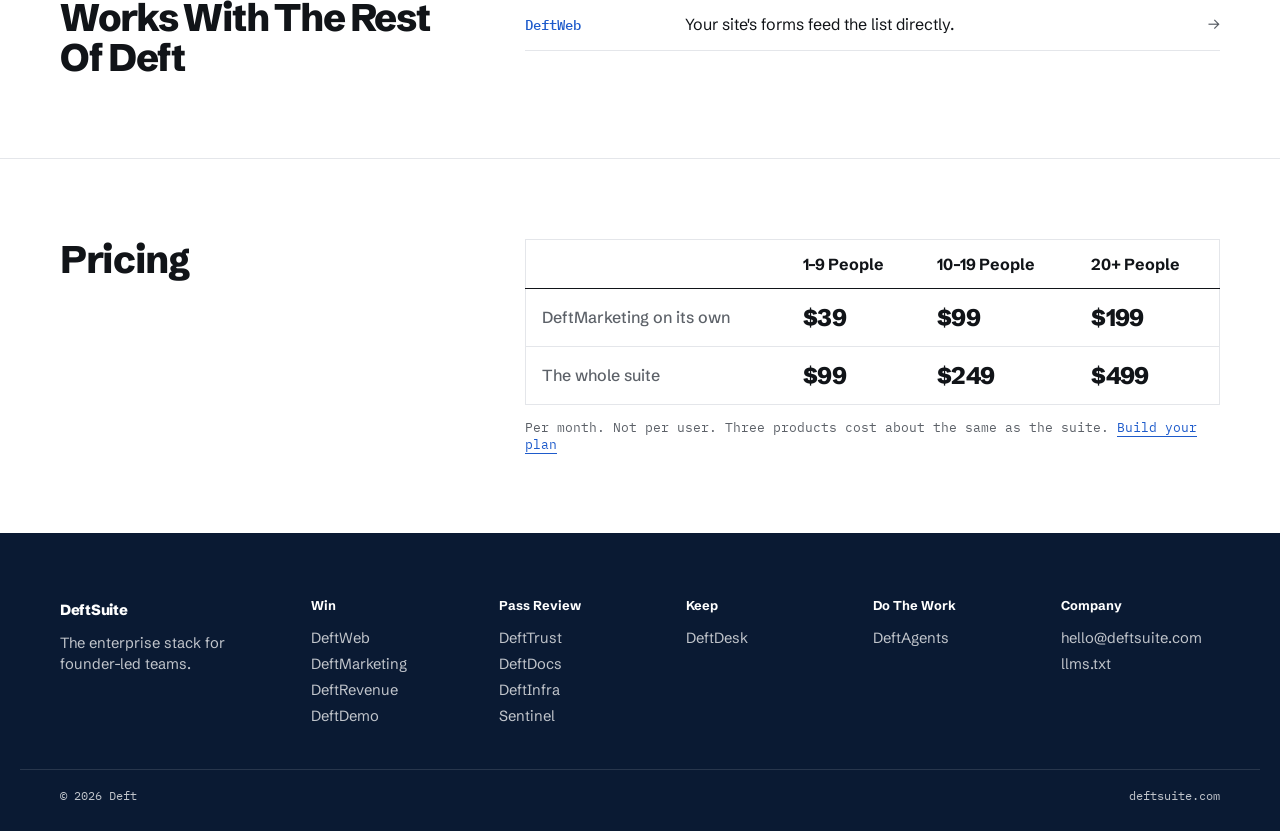
<file: marketing/index.html>
<!DOCTYPE html>
<html lang="en">
<head>
<meta charset="UTF-8" />
<meta name="viewport" content="width=device-width, initial-scale=1.0" />
<title>DeftMarketing: A Newsletter Without The Automation Spaghetti</title>
<meta name="description" content="DeftMarketing: Your list, newsletter and sign-up funnels, without automation spaghetti. Part of DeftSuite, the enterprise stack for founder-led teams." />
<link rel="canonical" href="https://deftsuite.com/marketing/" />
<meta property="og:type" content="website" />
<meta property="og:title" content="DeftMarketing: A Newsletter Without The Automation Spaghetti" />
<meta property="og:description" content="DeftMarketing: Your list, newsletter and sign-up funnels, without automation spaghetti. Part of DeftSuite, the enterprise stack for founder-led teams." />
<meta property="og:url" content="https://deftsuite.com/marketing/" />
<link rel="icon" href="/assets/favicon.svg" type="image/svg+xml" />
<link rel="alternate" type="text/plain" href="/llms.txt" title="Plain text for agents" />
<link rel="preconnect" href="https://fonts.googleapis.com" />
<link rel="preconnect" href="https://fonts.gstatic.com" crossorigin />
<link href="https://fonts.googleapis.com/css2?family=Schibsted+Grotesk:wght@400;500;700;800&family=IBM+Plex+Mono:wght@400;500&display=swap" rel="stylesheet" />
<link rel="stylesheet" href="/assets/css/site.css" />
</head>
<body class="product">
<div class="top">
  <header class="nav">
  <a class="brand" href="/">DeftSuite</a>
  <nav class="links" aria-label="Primary"><a href="/#suite">Products</a><a href="/#ai">Your AI</a><a href="/#pick">Pricing</a></nav>
  <a class="btn" href="mailto:hello@deftsuite.com?subject=DeftSuite%20early%20access">Request Early Access</a>
</header>
  <section class="phero">
    <div>
      <div class="crumbs mono"><a href="/#suite">DeftSuite</a> / Win / DeftMarketing</div>
      <h1>A Newsletter Without The Automation Spaghetti</h1>
      <p class="sub">Your list, newsletter and sign-up funnels, without automation spaghetti.</p>
      <div class="cta"><a class="btn" href="mailto:hello@deftsuite.com?subject=DeftMarketing%20early%20access">Request Early Access</a><a class="ghost" href="#price">See Pricing</a></div>
      <p class="note"><span class="pill is-early mono">Early Access</span> Early access: we onboard each team by hand.</p>
    </div>
    <div class="console" aria-label="Asking your AI to use DeftMarketing">
      <div class="console__bar mono"><span>Your AI · connected to DeftMarketing</span></div>
      <div class="ask"><span class="who mono">YOU</span>Draft this month&#x27;s newsletter from our three latest posts.</div>
        <div class="call mono"><span>marketing.draft_campaign(posts=3)</span><span class="st">draft ready for review</span></div><div class="ask"><span class="who mono">YOU</span>Send it to the main list.</div>
        <div class="call mono"><span>marketing.request_send(campaign)</span><span class="st wait">awaiting your approval</span></div>
    </div>
  </section>
</div>

<section class="story">
  <div class="wrap split">
    <h2>Why We Built It</h2>
    <div class="story__body"><p>We ran our newsletter on an email marketing platform whose automations, tags and conditional rules grew into a system nobody wanted to touch.</p><p>Meanwhile the sign-up boxes on our site stopped reaching the list in July, and nothing told us. So we built something simpler: one form feeds one funnel, and each email reaches a person once.</p></div>
  </div>
</section>

<section class="short">
  <div class="wrap split">
    <h2>Where The Alternatives Fall Short</h2>
    <ol class="short__list"><li><span class="n mono">01</span><span>A sign-up box that silently stops syncing costs every subscriber since the day it broke.</span></li><li><span class="n mono">02</span><span>Automations, tags and conditions grow into a system only one person understands.</span></li><li><span class="n mono">03</span><span>A send that cannot be traced to an approved version is a send nobody can explain.</span></li></ol>
  </div>
</section>

<section class="with">
  <div class="wrap split">
    <h2>Works With The Rest Of Deft</h2>
    <div><a class="link-row" href="/web/"><span class="mono">DeftWeb</span><span>Your site&#x27;s forms feed the list directly.</span><span class="arrow">→</span></a></div>
  </div>
</section>

<section class="price" id="price">
  <div class="wrap split">
    <h2>Pricing</h2>
    <div>
      <table class="ptable">
        <thead><tr><th></th><th>1–9 People</th><th>10–19 People</th><th>20+ People</th></tr></thead>
        <tbody>
          <tr><th>DeftMarketing on its own</th><td>$39</td><td>$99</td><td>$199</td></tr>
          <tr><th>The whole suite</th><td>$99</td><td>$249</td><td>$499</td></tr>
        </tbody>
      </table>
      <p class="aside mono">Per month. Not per user. Three products cost about the same as the suite. <a href="/#pick">Build your plan</a></p>
    </div>
  </div>
</section>

<footer class="foot">
  <div class="foot__inner">
    <div class="fcol fcol--brand"><a class="brand brand--ink" href="/">DeftSuite</a><p>The enterprise stack for founder-led teams.</p></div>
    <div class="fcol"><h4>Win</h4><a href="/web/">DeftWeb</a><a href="/marketing/">DeftMarketing</a><a href="/revenue/">DeftRevenue</a><a href="/demo/">DeftDemo</a></div><div class="fcol"><h4>Pass Review</h4><a href="/trust/">DeftTrust</a><a href="/docs/">DeftDocs</a><a href="/infra/">DeftInfra</a><a href="/sentinel/">Sentinel</a></div><div class="fcol"><h4>Keep</h4><a href="/desk/">DeftDesk</a></div><div class="fcol"><h4>Do The Work</h4><a href="/agents/">DeftAgents</a></div>
    <div class="fcol"><h4>Company</h4><a href="mailto:hello@deftsuite.com">hello@deftsuite.com</a><a href="/llms.txt">llms.txt</a></div>
  </div>
  <div class="foot__base mono"><span>© 2026 Deft</span><span>deftsuite.com</span></div>
</footer>
<script src="/assets/js/site.js"></script>
</body>
</html>
</file>
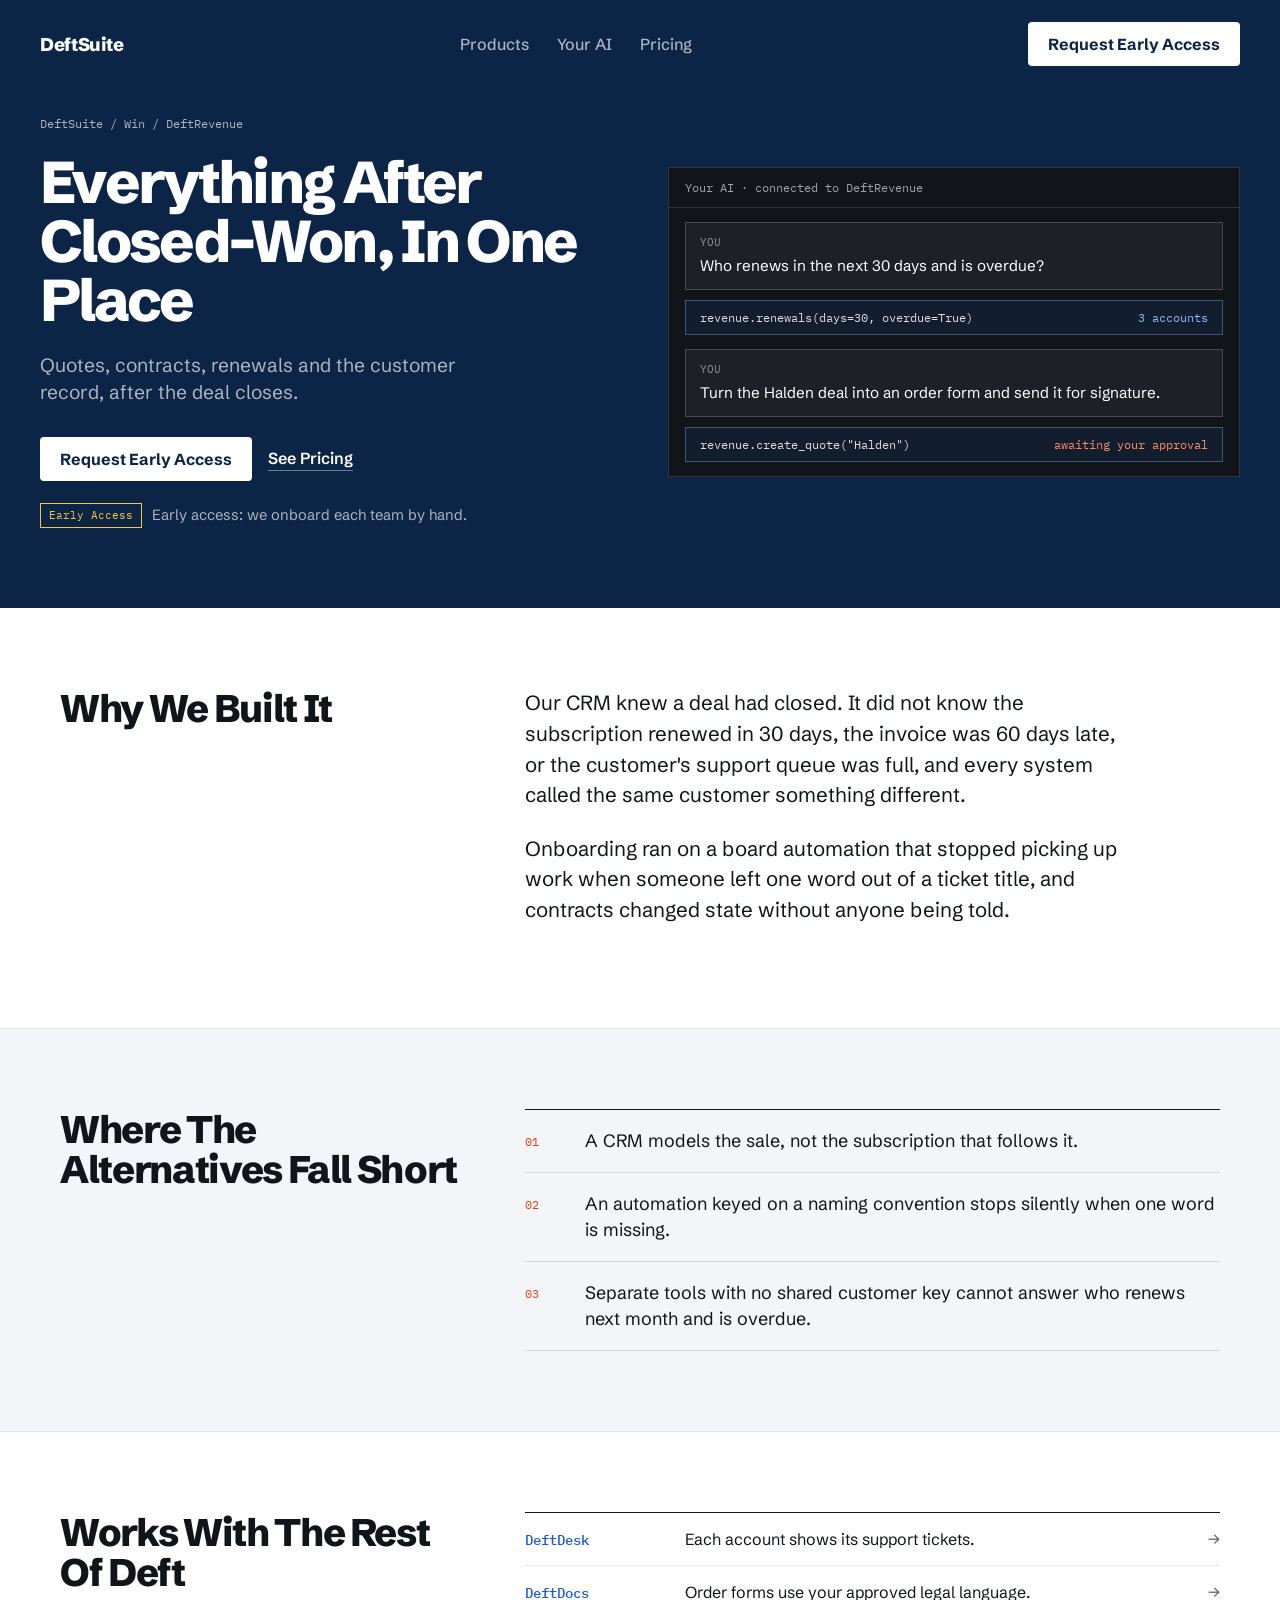
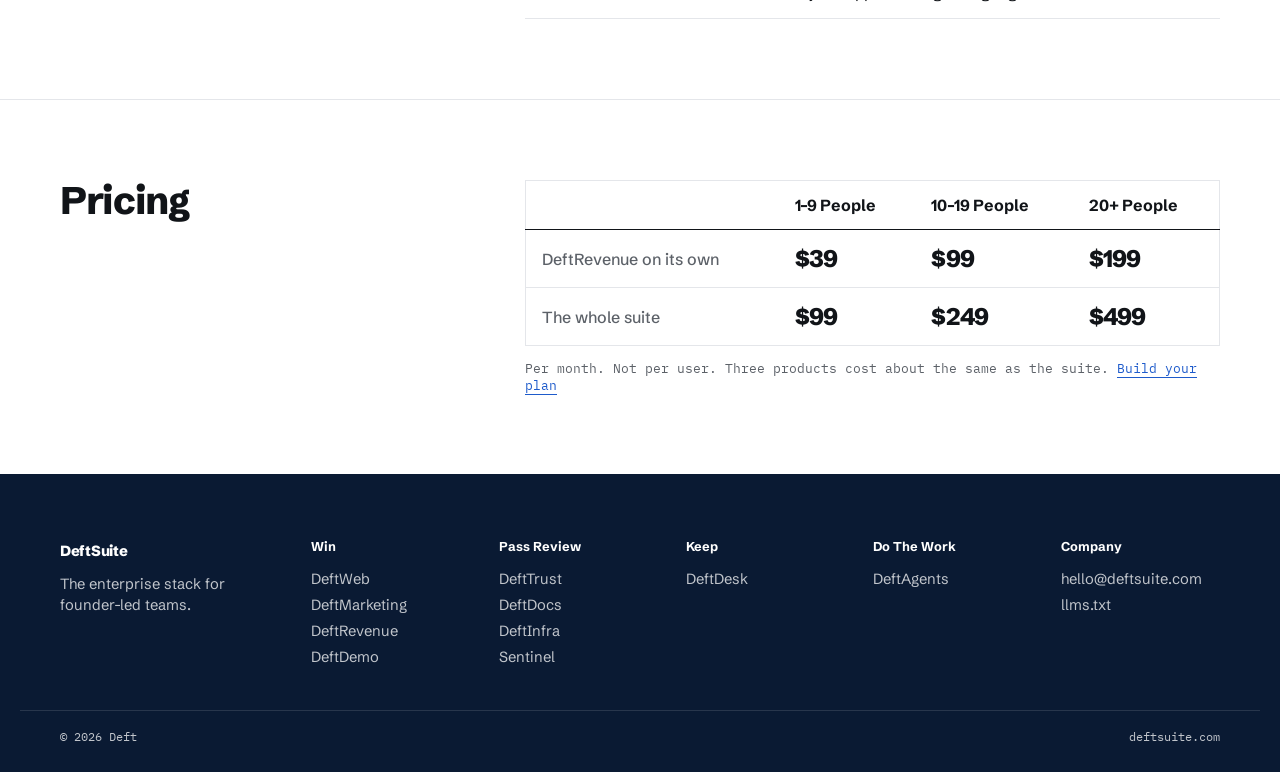
<file: revenue/index.html>
<!DOCTYPE html>
<html lang="en">
<head>
<meta charset="UTF-8" />
<meta name="viewport" content="width=device-width, initial-scale=1.0" />
<title>DeftRevenue: Everything After Closed-Won, In One Place</title>
<meta name="description" content="DeftRevenue: Quotes, contracts, renewals and the customer record, after the deal closes. Part of DeftSuite, the enterprise stack for founder-led teams." />
<link rel="canonical" href="https://deftsuite.com/revenue/" />
<meta property="og:type" content="website" />
<meta property="og:title" content="DeftRevenue: Everything After Closed-Won, In One Place" />
<meta property="og:description" content="DeftRevenue: Quotes, contracts, renewals and the customer record, after the deal closes. Part of DeftSuite, the enterprise stack for founder-led teams." />
<meta property="og:url" content="https://deftsuite.com/revenue/" />
<link rel="icon" href="/assets/favicon.svg" type="image/svg+xml" />
<link rel="alternate" type="text/plain" href="/llms.txt" title="Plain text for agents" />
<link rel="preconnect" href="https://fonts.googleapis.com" />
<link rel="preconnect" href="https://fonts.gstatic.com" crossorigin />
<link href="https://fonts.googleapis.com/css2?family=Schibsted+Grotesk:wght@400;500;700;800&family=IBM+Plex+Mono:wght@400;500&display=swap" rel="stylesheet" />
<link rel="stylesheet" href="/assets/css/site.css" />
</head>
<body class="product">
<div class="top">
  <header class="nav">
  <a class="brand" href="/">DeftSuite</a>
  <nav class="links" aria-label="Primary"><a href="/#suite">Products</a><a href="/#ai">Your AI</a><a href="/#pick">Pricing</a></nav>
  <a class="btn" href="mailto:hello@deftsuite.com?subject=DeftSuite%20early%20access">Request Early Access</a>
</header>
  <section class="phero">
    <div>
      <div class="crumbs mono"><a href="/#suite">DeftSuite</a> / Win / DeftRevenue</div>
      <h1>Everything After Closed-Won, In One Place</h1>
      <p class="sub">Quotes, contracts, renewals and the customer record, after the deal closes.</p>
      <div class="cta"><a class="btn" href="mailto:hello@deftsuite.com?subject=DeftRevenue%20early%20access">Request Early Access</a><a class="ghost" href="#price">See Pricing</a></div>
      <p class="note"><span class="pill is-early mono">Early Access</span> Early access: we onboard each team by hand.</p>
    </div>
    <div class="console" aria-label="Asking your AI to use DeftRevenue">
      <div class="console__bar mono"><span>Your AI · connected to DeftRevenue</span></div>
      <div class="ask"><span class="who mono">YOU</span>Who renews in the next 30 days and is overdue?</div>
        <div class="call mono"><span>revenue.renewals(days=30, overdue=True)</span><span class="st">3 accounts</span></div><div class="ask"><span class="who mono">YOU</span>Turn the Halden deal into an order form and send it for signature.</div>
        <div class="call mono"><span>revenue.create_quote(&quot;Halden&quot;)</span><span class="st wait">awaiting your approval</span></div>
    </div>
  </section>
</div>

<section class="story">
  <div class="wrap split">
    <h2>Why We Built It</h2>
    <div class="story__body"><p>Our CRM knew a deal had closed. It did not know the subscription renewed in 30 days, the invoice was 60 days late, or the customer&#x27;s support queue was full, and every system called the same customer something different.</p><p>Onboarding ran on a board automation that stopped picking up work when someone left one word out of a ticket title, and contracts changed state without anyone being told.</p></div>
  </div>
</section>

<section class="short">
  <div class="wrap split">
    <h2>Where The Alternatives Fall Short</h2>
    <ol class="short__list"><li><span class="n mono">01</span><span>A CRM models the sale, not the subscription that follows it.</span></li><li><span class="n mono">02</span><span>An automation keyed on a naming convention stops silently when one word is missing.</span></li><li><span class="n mono">03</span><span>Separate tools with no shared customer key cannot answer who renews next month and is overdue.</span></li></ol>
  </div>
</section>

<section class="with">
  <div class="wrap split">
    <h2>Works With The Rest Of Deft</h2>
    <div><a class="link-row" href="/desk/"><span class="mono">DeftDesk</span><span>Each account shows its support tickets.</span><span class="arrow">→</span></a><a class="link-row" href="/docs/"><span class="mono">DeftDocs</span><span>Order forms use your approved legal language.</span><span class="arrow">→</span></a></div>
  </div>
</section>

<section class="price" id="price">
  <div class="wrap split">
    <h2>Pricing</h2>
    <div>
      <table class="ptable">
        <thead><tr><th></th><th>1–9 People</th><th>10–19 People</th><th>20+ People</th></tr></thead>
        <tbody>
          <tr><th>DeftRevenue on its own</th><td>$39</td><td>$99</td><td>$199</td></tr>
          <tr><th>The whole suite</th><td>$99</td><td>$249</td><td>$499</td></tr>
        </tbody>
      </table>
      <p class="aside mono">Per month. Not per user. Three products cost about the same as the suite. <a href="/#pick">Build your plan</a></p>
    </div>
  </div>
</section>

<footer class="foot">
  <div class="foot__inner">
    <div class="fcol fcol--brand"><a class="brand brand--ink" href="/">DeftSuite</a><p>The enterprise stack for founder-led teams.</p></div>
    <div class="fcol"><h4>Win</h4><a href="/web/">DeftWeb</a><a href="/marketing/">DeftMarketing</a><a href="/revenue/">DeftRevenue</a><a href="/demo/">DeftDemo</a></div><div class="fcol"><h4>Pass Review</h4><a href="/trust/">DeftTrust</a><a href="/docs/">DeftDocs</a><a href="/infra/">DeftInfra</a><a href="/sentinel/">Sentinel</a></div><div class="fcol"><h4>Keep</h4><a href="/desk/">DeftDesk</a></div><div class="fcol"><h4>Do The Work</h4><a href="/agents/">DeftAgents</a></div>
    <div class="fcol"><h4>Company</h4><a href="mailto:hello@deftsuite.com">hello@deftsuite.com</a><a href="/llms.txt">llms.txt</a></div>
  </div>
  <div class="foot__base mono"><span>© 2026 Deft</span><span>deftsuite.com</span></div>
</footer>
<script src="/assets/js/site.js"></script>
</body>
</html>
</file>
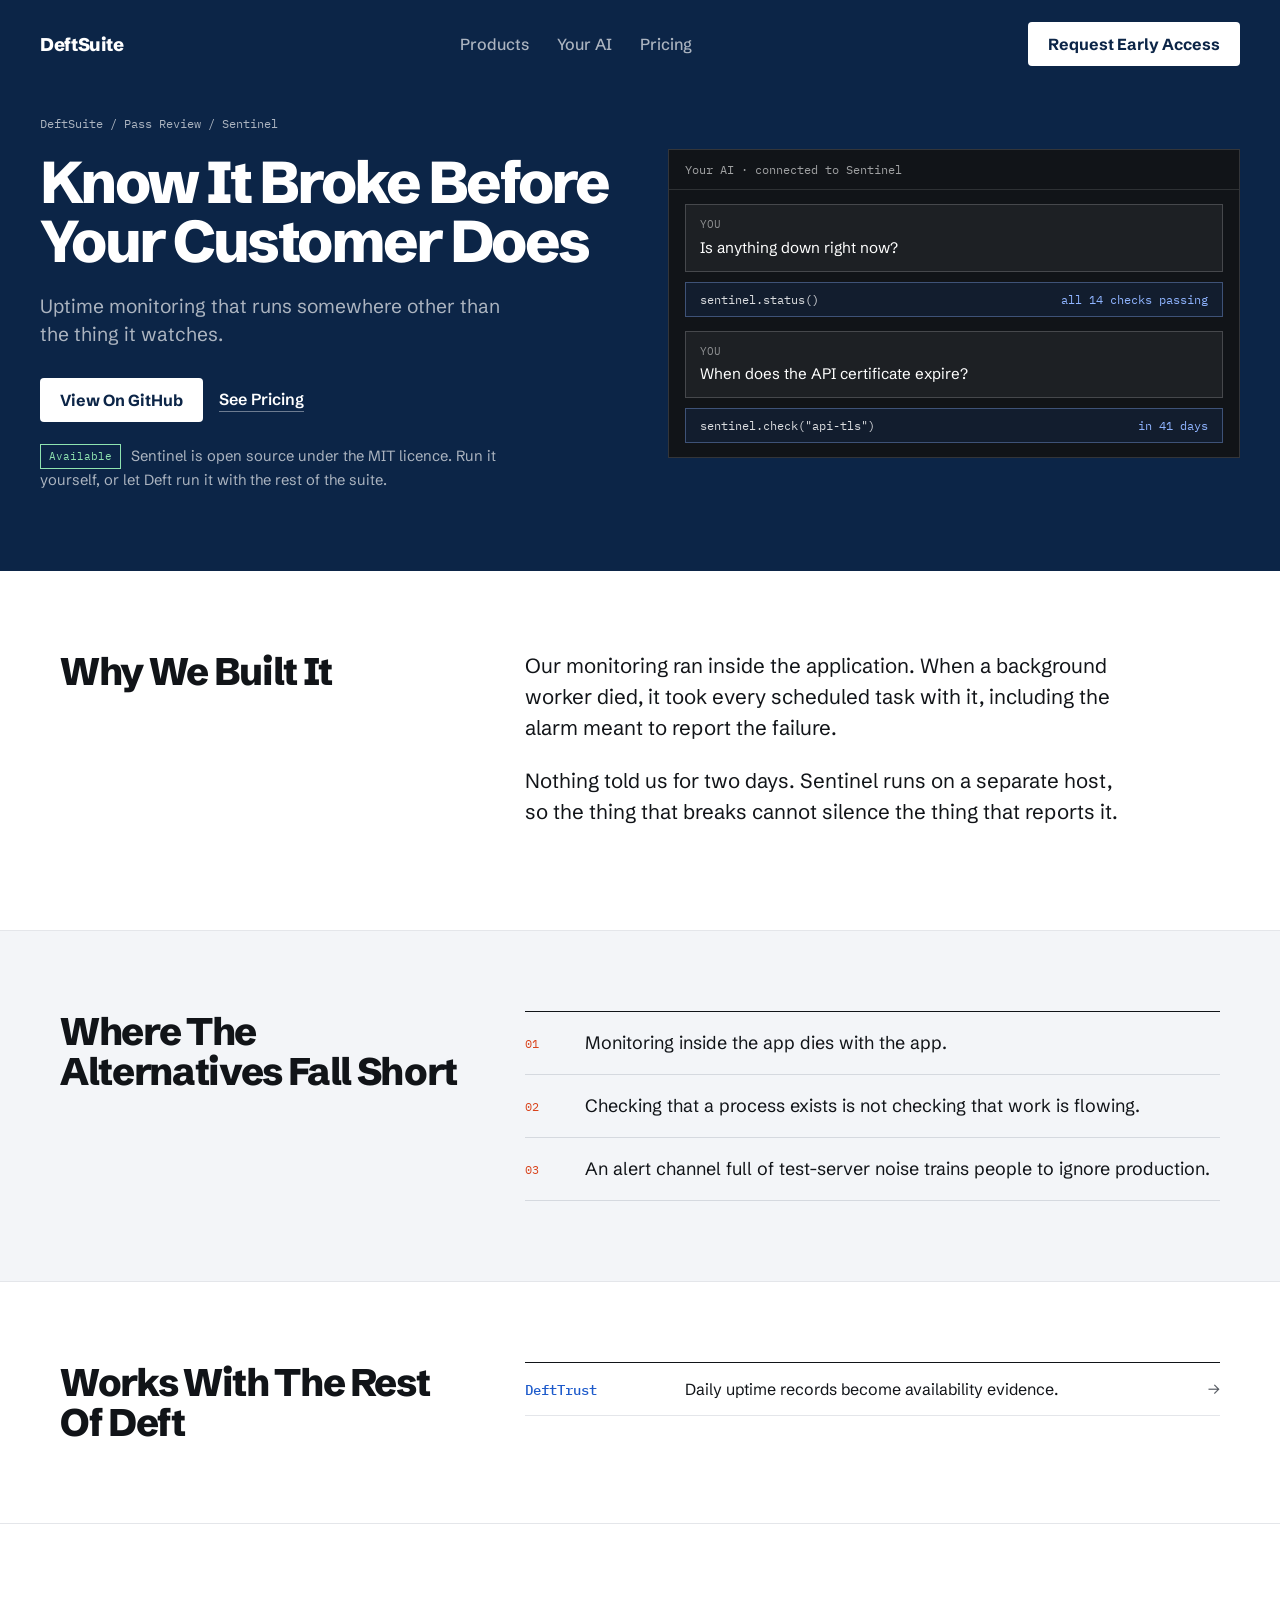
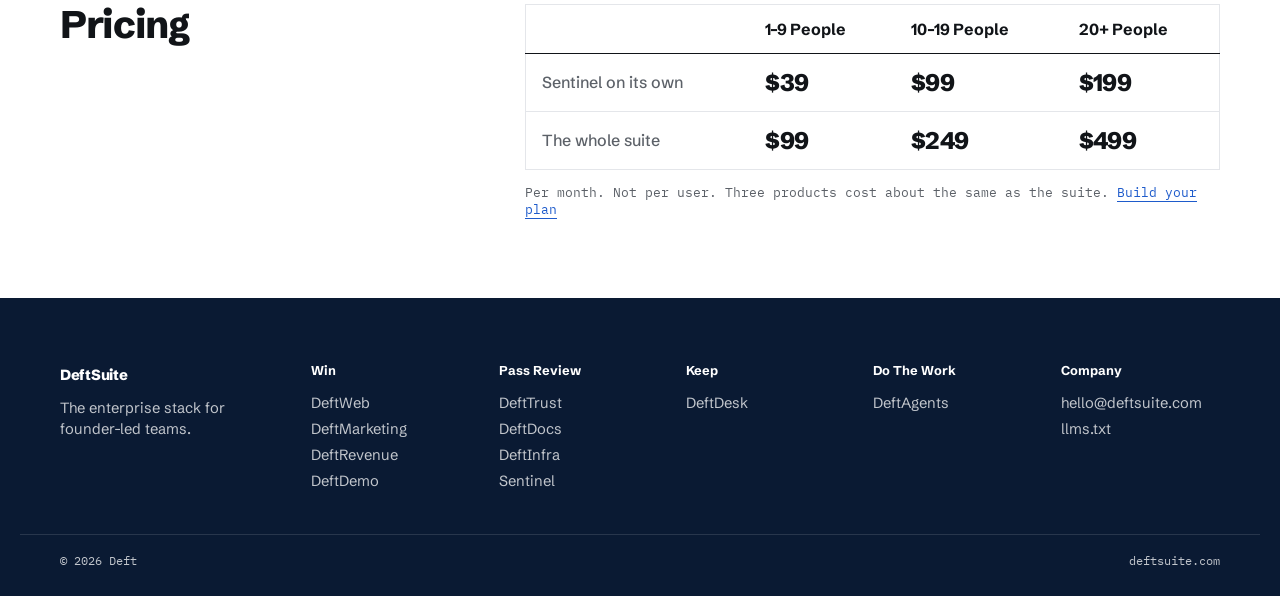
<file: sentinel/index.html>
<!DOCTYPE html>
<html lang="en">
<head>
<meta charset="UTF-8" />
<meta name="viewport" content="width=device-width, initial-scale=1.0" />
<title>Sentinel: Know It Broke Before Your Customer Does</title>
<meta name="description" content="Sentinel: Uptime monitoring that runs somewhere other than the thing it watches. Part of DeftSuite, the enterprise stack for founder-led teams." />
<link rel="canonical" href="https://deftsuite.com/sentinel/" />
<meta property="og:type" content="website" />
<meta property="og:title" content="Sentinel: Know It Broke Before Your Customer Does" />
<meta property="og:description" content="Sentinel: Uptime monitoring that runs somewhere other than the thing it watches. Part of DeftSuite, the enterprise stack for founder-led teams." />
<meta property="og:url" content="https://deftsuite.com/sentinel/" />
<link rel="icon" href="/assets/favicon.svg" type="image/svg+xml" />
<link rel="alternate" type="text/plain" href="/llms.txt" title="Plain text for agents" />
<link rel="preconnect" href="https://fonts.googleapis.com" />
<link rel="preconnect" href="https://fonts.gstatic.com" crossorigin />
<link href="https://fonts.googleapis.com/css2?family=Schibsted+Grotesk:wght@400;500;700;800&family=IBM+Plex+Mono:wght@400;500&display=swap" rel="stylesheet" />
<link rel="stylesheet" href="/assets/css/site.css" />
</head>
<body class="product">
<div class="top">
  <header class="nav">
  <a class="brand" href="/">DeftSuite</a>
  <nav class="links" aria-label="Primary"><a href="/#suite">Products</a><a href="/#ai">Your AI</a><a href="/#pick">Pricing</a></nav>
  <a class="btn" href="mailto:hello@deftsuite.com?subject=DeftSuite%20early%20access">Request Early Access</a>
</header>
  <section class="phero">
    <div>
      <div class="crumbs mono"><a href="/#suite">DeftSuite</a> / Pass Review / Sentinel</div>
      <h1>Know It Broke Before Your Customer Does</h1>
      <p class="sub">Uptime monitoring that runs somewhere other than the thing it watches.</p>
      <div class="cta"><a class="btn" href="https://github.com/ethandrower/sentinel">View On GitHub</a><a class="ghost" href="#price">See Pricing</a></div>
      <p class="note"><span class="pill is-live mono">Available</span> Sentinel is open source under the MIT licence. Run it yourself, or let Deft run it with the rest of the suite.</p>
    </div>
    <div class="console" aria-label="Asking your AI to use Sentinel">
      <div class="console__bar mono"><span>Your AI · connected to Sentinel</span></div>
      <div class="ask"><span class="who mono">YOU</span>Is anything down right now?</div>
        <div class="call mono"><span>sentinel.status()</span><span class="st">all 14 checks passing</span></div><div class="ask"><span class="who mono">YOU</span>When does the API certificate expire?</div>
        <div class="call mono"><span>sentinel.check(&quot;api-tls&quot;)</span><span class="st">in 41 days</span></div>
    </div>
  </section>
</div>

<section class="story">
  <div class="wrap split">
    <h2>Why We Built It</h2>
    <div class="story__body"><p>Our monitoring ran inside the application. When a background worker died, it took every scheduled task with it, including the alarm meant to report the failure.</p><p>Nothing told us for two days. Sentinel runs on a separate host, so the thing that breaks cannot silence the thing that reports it.</p></div>
  </div>
</section>

<section class="short">
  <div class="wrap split">
    <h2>Where The Alternatives Fall Short</h2>
    <ol class="short__list"><li><span class="n mono">01</span><span>Monitoring inside the app dies with the app.</span></li><li><span class="n mono">02</span><span>Checking that a process exists is not checking that work is flowing.</span></li><li><span class="n mono">03</span><span>An alert channel full of test-server noise trains people to ignore production.</span></li></ol>
  </div>
</section>

<section class="with">
  <div class="wrap split">
    <h2>Works With The Rest Of Deft</h2>
    <div><a class="link-row" href="/trust/"><span class="mono">DeftTrust</span><span>Daily uptime records become availability evidence.</span><span class="arrow">→</span></a></div>
  </div>
</section>

<section class="price" id="price">
  <div class="wrap split">
    <h2>Pricing</h2>
    <div>
      <table class="ptable">
        <thead><tr><th></th><th>1–9 People</th><th>10–19 People</th><th>20+ People</th></tr></thead>
        <tbody>
          <tr><th>Sentinel on its own</th><td>$39</td><td>$99</td><td>$199</td></tr>
          <tr><th>The whole suite</th><td>$99</td><td>$249</td><td>$499</td></tr>
        </tbody>
      </table>
      <p class="aside mono">Per month. Not per user. Three products cost about the same as the suite. <a href="/#pick">Build your plan</a></p>
    </div>
  </div>
</section>

<footer class="foot">
  <div class="foot__inner">
    <div class="fcol fcol--brand"><a class="brand brand--ink" href="/">DeftSuite</a><p>The enterprise stack for founder-led teams.</p></div>
    <div class="fcol"><h4>Win</h4><a href="/web/">DeftWeb</a><a href="/marketing/">DeftMarketing</a><a href="/revenue/">DeftRevenue</a><a href="/demo/">DeftDemo</a></div><div class="fcol"><h4>Pass Review</h4><a href="/trust/">DeftTrust</a><a href="/docs/">DeftDocs</a><a href="/infra/">DeftInfra</a><a href="/sentinel/">Sentinel</a></div><div class="fcol"><h4>Keep</h4><a href="/desk/">DeftDesk</a></div><div class="fcol"><h4>Do The Work</h4><a href="/agents/">DeftAgents</a></div>
    <div class="fcol"><h4>Company</h4><a href="mailto:hello@deftsuite.com">hello@deftsuite.com</a><a href="/llms.txt">llms.txt</a></div>
  </div>
  <div class="foot__base mono"><span>© 2026 Deft</span><span>deftsuite.com</span></div>
</footer>
<script src="/assets/js/site.js"></script>
</body>
</html>
</file>
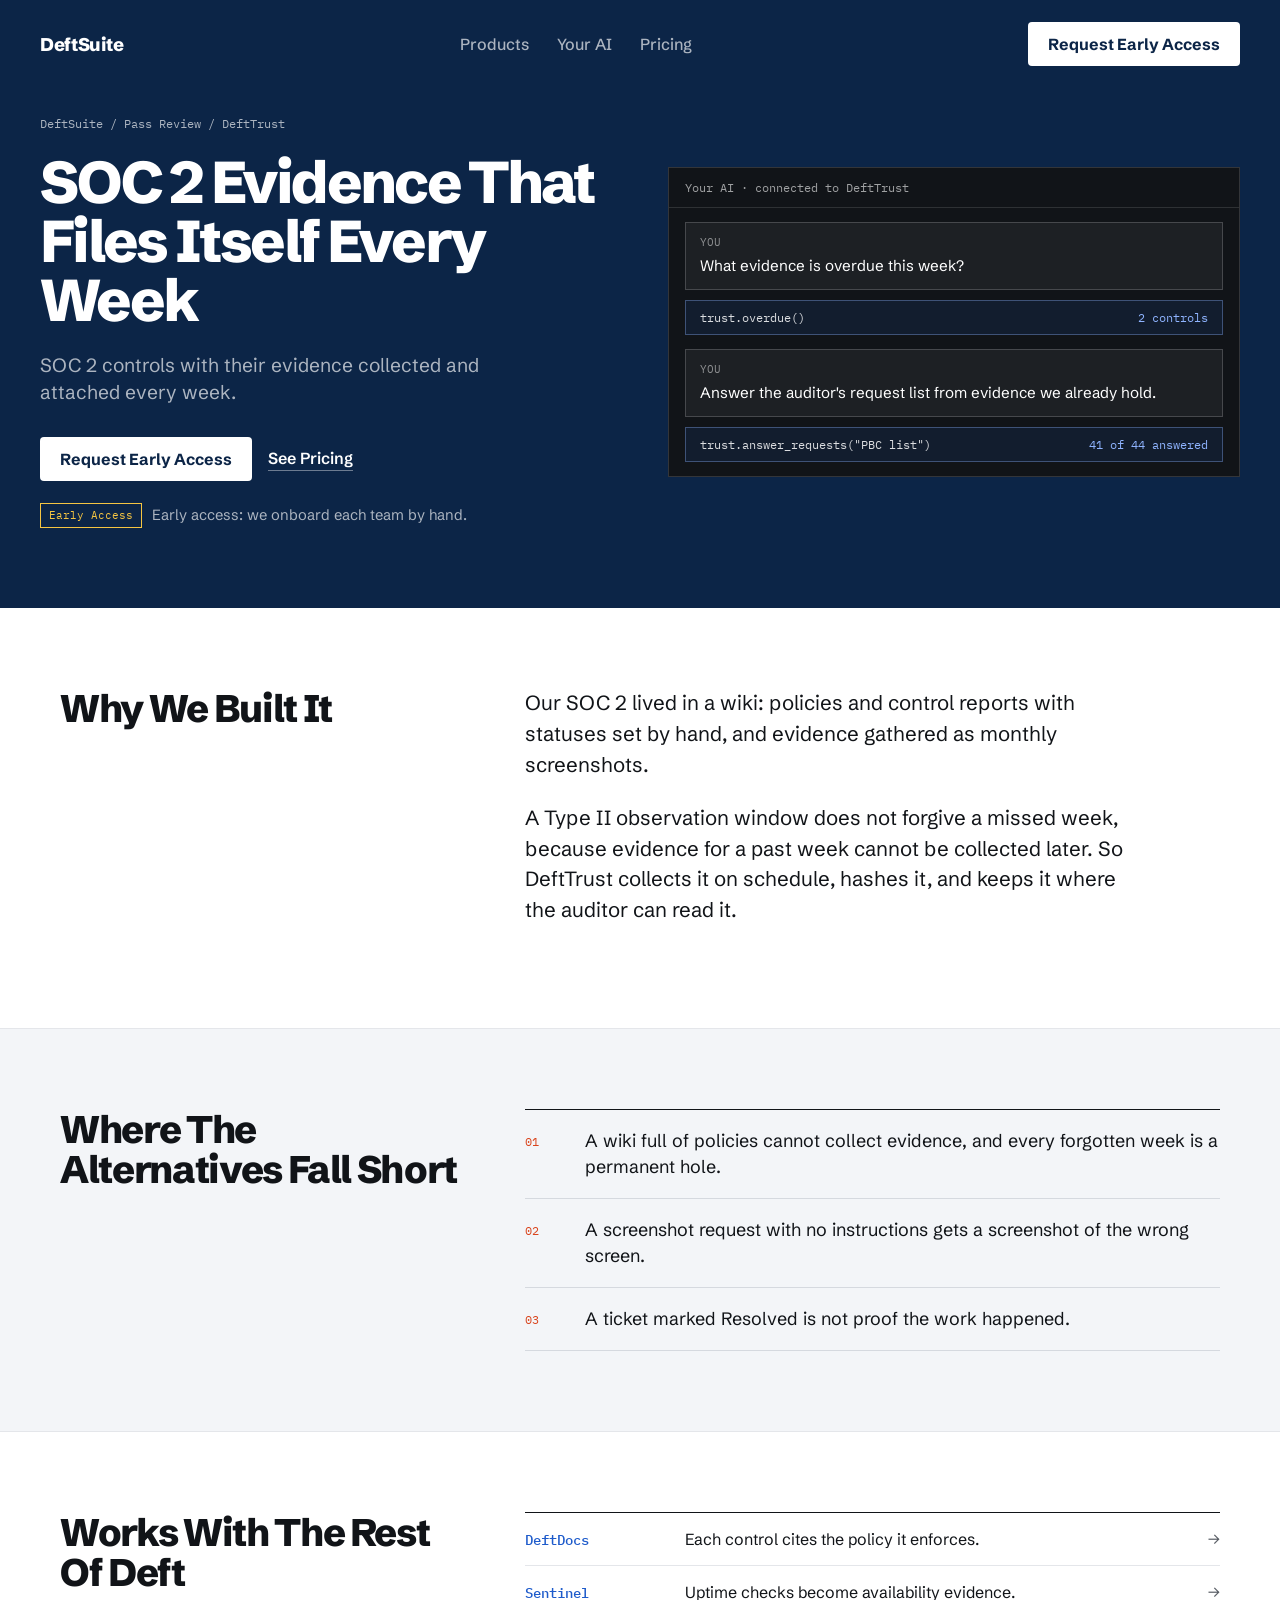
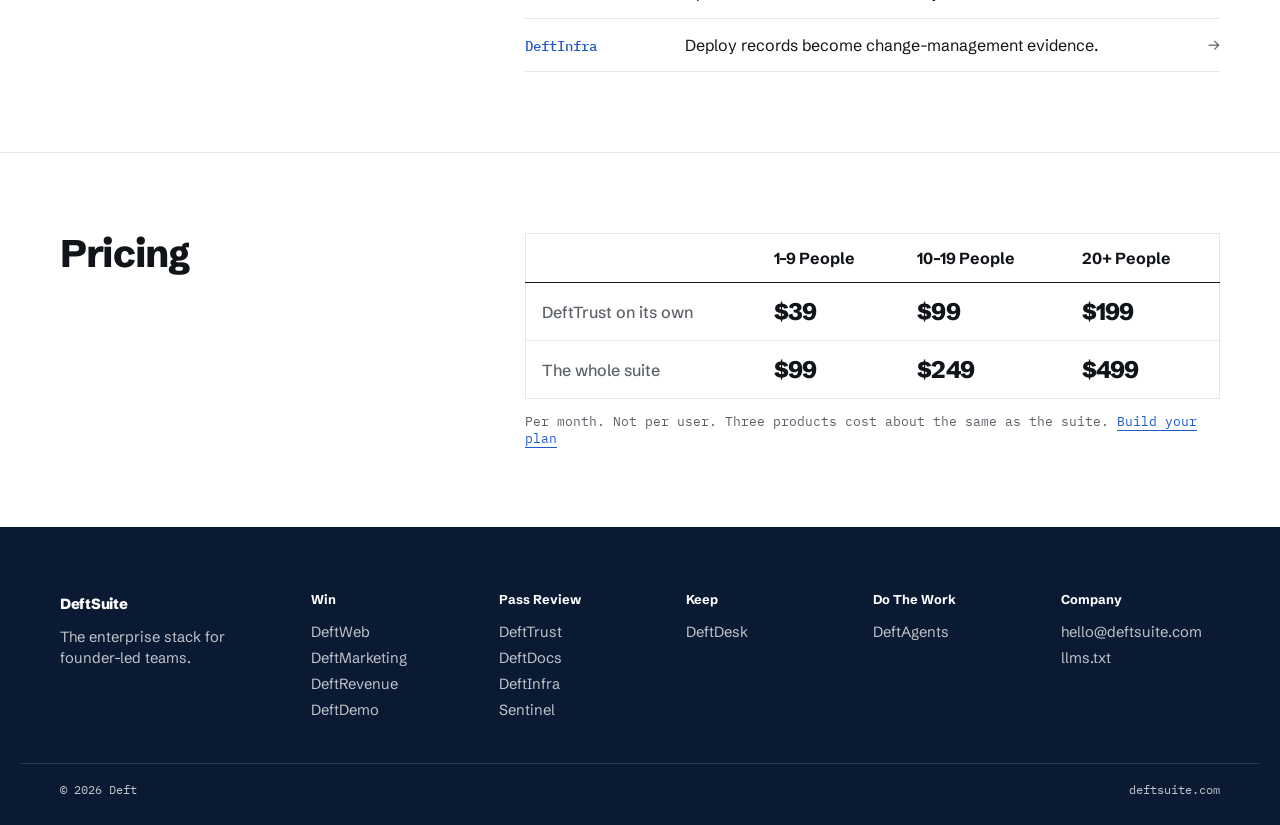
<file: trust/index.html>
<!DOCTYPE html>
<html lang="en">
<head>
<meta charset="UTF-8" />
<meta name="viewport" content="width=device-width, initial-scale=1.0" />
<title>DeftTrust: SOC 2 Evidence That Files Itself Every Week</title>
<meta name="description" content="DeftTrust: SOC 2 controls with their evidence collected and attached every week. Part of DeftSuite, the enterprise stack for founder-led teams." />
<link rel="canonical" href="https://deftsuite.com/trust/" />
<meta property="og:type" content="website" />
<meta property="og:title" content="DeftTrust: SOC 2 Evidence That Files Itself Every Week" />
<meta property="og:description" content="DeftTrust: SOC 2 controls with their evidence collected and attached every week. Part of DeftSuite, the enterprise stack for founder-led teams." />
<meta property="og:url" content="https://deftsuite.com/trust/" />
<link rel="icon" href="/assets/favicon.svg" type="image/svg+xml" />
<link rel="alternate" type="text/plain" href="/llms.txt" title="Plain text for agents" />
<link rel="preconnect" href="https://fonts.googleapis.com" />
<link rel="preconnect" href="https://fonts.gstatic.com" crossorigin />
<link href="https://fonts.googleapis.com/css2?family=Schibsted+Grotesk:wght@400;500;700;800&family=IBM+Plex+Mono:wght@400;500&display=swap" rel="stylesheet" />
<link rel="stylesheet" href="/assets/css/site.css" />
</head>
<body class="product">
<div class="top">
  <header class="nav">
  <a class="brand" href="/">DeftSuite</a>
  <nav class="links" aria-label="Primary"><a href="/#suite">Products</a><a href="/#ai">Your AI</a><a href="/#pick">Pricing</a></nav>
  <a class="btn" href="mailto:hello@deftsuite.com?subject=DeftSuite%20early%20access">Request Early Access</a>
</header>
  <section class="phero">
    <div>
      <div class="crumbs mono"><a href="/#suite">DeftSuite</a> / Pass Review / DeftTrust</div>
      <h1>SOC 2 Evidence That Files Itself Every Week</h1>
      <p class="sub">SOC 2 controls with their evidence collected and attached every week.</p>
      <div class="cta"><a class="btn" href="mailto:hello@deftsuite.com?subject=DeftTrust%20early%20access">Request Early Access</a><a class="ghost" href="#price">See Pricing</a></div>
      <p class="note"><span class="pill is-early mono">Early Access</span> Early access: we onboard each team by hand.</p>
    </div>
    <div class="console" aria-label="Asking your AI to use DeftTrust">
      <div class="console__bar mono"><span>Your AI · connected to DeftTrust</span></div>
      <div class="ask"><span class="who mono">YOU</span>What evidence is overdue this week?</div>
        <div class="call mono"><span>trust.overdue()</span><span class="st">2 controls</span></div><div class="ask"><span class="who mono">YOU</span>Answer the auditor&#x27;s request list from evidence we already hold.</div>
        <div class="call mono"><span>trust.answer_requests(&quot;PBC list&quot;)</span><span class="st">41 of 44 answered</span></div>
    </div>
  </section>
</div>

<section class="story">
  <div class="wrap split">
    <h2>Why We Built It</h2>
    <div class="story__body"><p>Our SOC 2 lived in a wiki: policies and control reports with statuses set by hand, and evidence gathered as monthly screenshots.</p><p>A Type II observation window does not forgive a missed week, because evidence for a past week cannot be collected later. So DeftTrust collects it on schedule, hashes it, and keeps it where the auditor can read it.</p></div>
  </div>
</section>

<section class="short">
  <div class="wrap split">
    <h2>Where The Alternatives Fall Short</h2>
    <ol class="short__list"><li><span class="n mono">01</span><span>A wiki full of policies cannot collect evidence, and every forgotten week is a permanent hole.</span></li><li><span class="n mono">02</span><span>A screenshot request with no instructions gets a screenshot of the wrong screen.</span></li><li><span class="n mono">03</span><span>A ticket marked Resolved is not proof the work happened.</span></li></ol>
  </div>
</section>

<section class="with">
  <div class="wrap split">
    <h2>Works With The Rest Of Deft</h2>
    <div><a class="link-row" href="/docs/"><span class="mono">DeftDocs</span><span>Each control cites the policy it enforces.</span><span class="arrow">→</span></a><a class="link-row" href="/sentinel/"><span class="mono">Sentinel</span><span>Uptime checks become availability evidence.</span><span class="arrow">→</span></a><a class="link-row" href="/infra/"><span class="mono">DeftInfra</span><span>Deploy records become change-management evidence.</span><span class="arrow">→</span></a></div>
  </div>
</section>

<section class="price" id="price">
  <div class="wrap split">
    <h2>Pricing</h2>
    <div>
      <table class="ptable">
        <thead><tr><th></th><th>1–9 People</th><th>10–19 People</th><th>20+ People</th></tr></thead>
        <tbody>
          <tr><th>DeftTrust on its own</th><td>$39</td><td>$99</td><td>$199</td></tr>
          <tr><th>The whole suite</th><td>$99</td><td>$249</td><td>$499</td></tr>
        </tbody>
      </table>
      <p class="aside mono">Per month. Not per user. Three products cost about the same as the suite. <a href="/#pick">Build your plan</a></p>
    </div>
  </div>
</section>

<footer class="foot">
  <div class="foot__inner">
    <div class="fcol fcol--brand"><a class="brand brand--ink" href="/">DeftSuite</a><p>The enterprise stack for founder-led teams.</p></div>
    <div class="fcol"><h4>Win</h4><a href="/web/">DeftWeb</a><a href="/marketing/">DeftMarketing</a><a href="/revenue/">DeftRevenue</a><a href="/demo/">DeftDemo</a></div><div class="fcol"><h4>Pass Review</h4><a href="/trust/">DeftTrust</a><a href="/docs/">DeftDocs</a><a href="/infra/">DeftInfra</a><a href="/sentinel/">Sentinel</a></div><div class="fcol"><h4>Keep</h4><a href="/desk/">DeftDesk</a></div><div class="fcol"><h4>Do The Work</h4><a href="/agents/">DeftAgents</a></div>
    <div class="fcol"><h4>Company</h4><a href="mailto:hello@deftsuite.com">hello@deftsuite.com</a><a href="/llms.txt">llms.txt</a></div>
  </div>
  <div class="foot__base mono"><span>© 2026 Deft</span><span>deftsuite.com</span></div>
</footer>
<script src="/assets/js/site.js"></script>
</body>
</html>
</file>
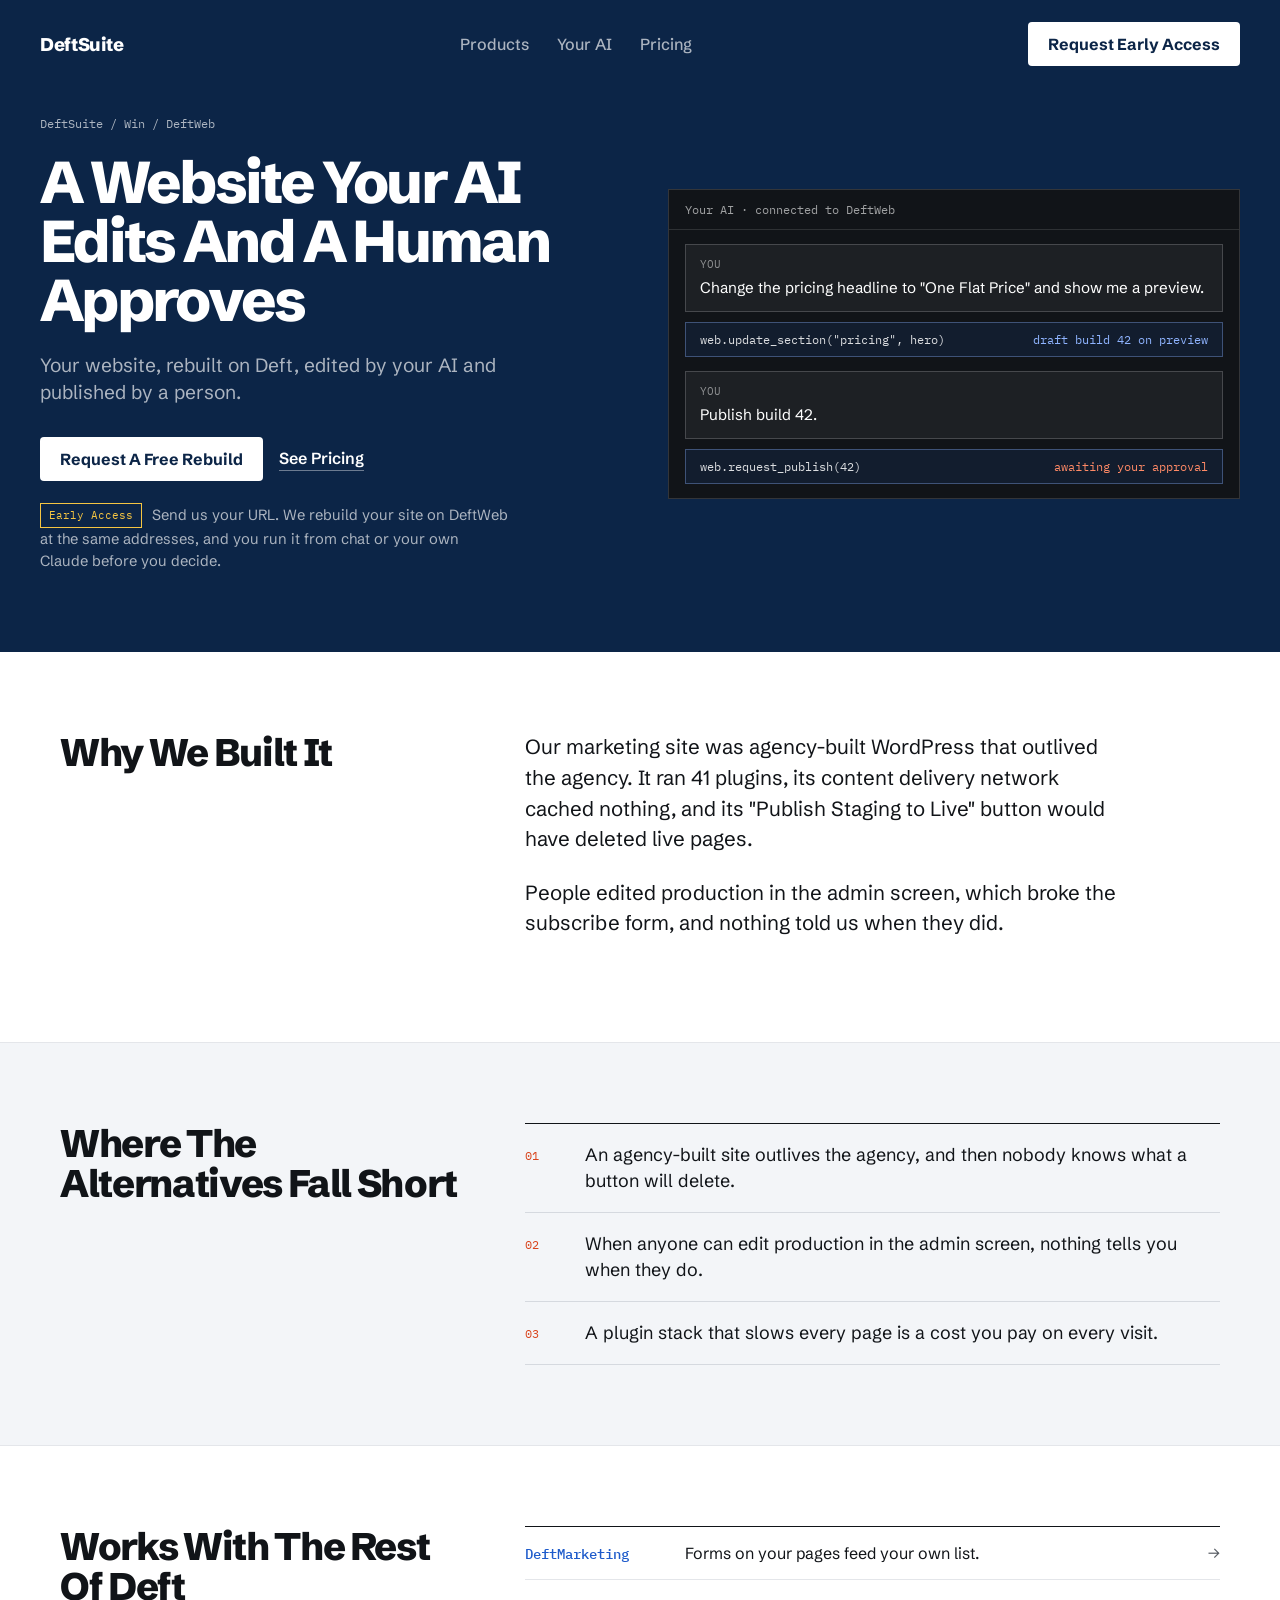
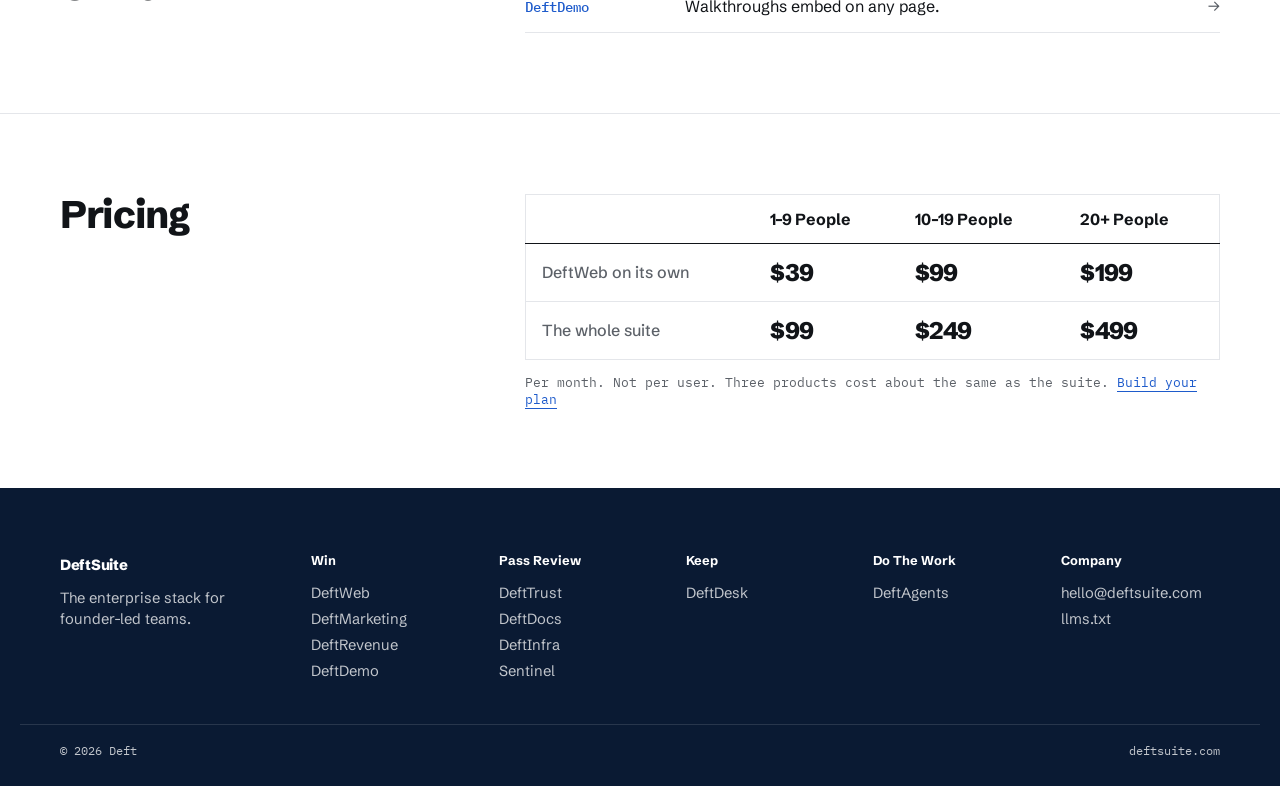
<file: web/index.html>
<!DOCTYPE html>
<html lang="en">
<head>
<meta charset="UTF-8" />
<meta name="viewport" content="width=device-width, initial-scale=1.0" />
<title>DeftWeb: A Website Your AI Edits And A Human Approves</title>
<meta name="description" content="DeftWeb: Your website, rebuilt on Deft, edited by your AI and published by a person. Part of DeftSuite, the enterprise stack for founder-led teams." />
<link rel="canonical" href="https://deftsuite.com/web/" />
<meta property="og:type" content="website" />
<meta property="og:title" content="DeftWeb: A Website Your AI Edits And A Human Approves" />
<meta property="og:description" content="DeftWeb: Your website, rebuilt on Deft, edited by your AI and published by a person. Part of DeftSuite, the enterprise stack for founder-led teams." />
<meta property="og:url" content="https://deftsuite.com/web/" />
<link rel="icon" href="/assets/favicon.svg" type="image/svg+xml" />
<link rel="alternate" type="text/plain" href="/llms.txt" title="Plain text for agents" />
<link rel="preconnect" href="https://fonts.googleapis.com" />
<link rel="preconnect" href="https://fonts.gstatic.com" crossorigin />
<link href="https://fonts.googleapis.com/css2?family=Schibsted+Grotesk:wght@400;500;700;800&family=IBM+Plex+Mono:wght@400;500&display=swap" rel="stylesheet" />
<link rel="stylesheet" href="/assets/css/site.css" />
</head>
<body class="product">
<div class="top">
  <header class="nav">
  <a class="brand" href="/">DeftSuite</a>
  <nav class="links" aria-label="Primary"><a href="/#suite">Products</a><a href="/#ai">Your AI</a><a href="/#pick">Pricing</a></nav>
  <a class="btn" href="mailto:hello@deftsuite.com?subject=DeftSuite%20early%20access">Request Early Access</a>
</header>
  <section class="phero">
    <div>
      <div class="crumbs mono"><a href="/#suite">DeftSuite</a> / Win / DeftWeb</div>
      <h1>A Website Your AI Edits And A Human Approves</h1>
      <p class="sub">Your website, rebuilt on Deft, edited by your AI and published by a person.</p>
      <div class="cta"><a class="btn" href="mailto:hello@deftsuite.com?subject=Free%20rebuild%20of%20my%20site">Request A Free Rebuild</a><a class="ghost" href="#price">See Pricing</a></div>
      <p class="note"><span class="pill is-early mono">Early Access</span> Send us your URL. We rebuild your site on DeftWeb at the same addresses, and you run it from chat or your own Claude before you decide.</p>
    </div>
    <div class="console" aria-label="Asking your AI to use DeftWeb">
      <div class="console__bar mono"><span>Your AI · connected to DeftWeb</span></div>
      <div class="ask"><span class="who mono">YOU</span>Change the pricing headline to &quot;One Flat Price&quot; and show me a preview.</div>
        <div class="call mono"><span>web.update_section(&quot;pricing&quot;, hero)</span><span class="st">draft build 42 on preview</span></div><div class="ask"><span class="who mono">YOU</span>Publish build 42.</div>
        <div class="call mono"><span>web.request_publish(42)</span><span class="st wait">awaiting your approval</span></div>
    </div>
  </section>
</div>

<section class="story">
  <div class="wrap split">
    <h2>Why We Built It</h2>
    <div class="story__body"><p>Our marketing site was agency-built WordPress that outlived the agency. It ran 41 plugins, its content delivery network cached nothing, and its &quot;Publish Staging to Live&quot; button would have deleted live pages.</p><p>People edited production in the admin screen, which broke the subscribe form, and nothing told us when they did.</p></div>
  </div>
</section>

<section class="short">
  <div class="wrap split">
    <h2>Where The Alternatives Fall Short</h2>
    <ol class="short__list"><li><span class="n mono">01</span><span>An agency-built site outlives the agency, and then nobody knows what a button will delete.</span></li><li><span class="n mono">02</span><span>When anyone can edit production in the admin screen, nothing tells you when they do.</span></li><li><span class="n mono">03</span><span>A plugin stack that slows every page is a cost you pay on every visit.</span></li></ol>
  </div>
</section>

<section class="with">
  <div class="wrap split">
    <h2>Works With The Rest Of Deft</h2>
    <div><a class="link-row" href="/marketing/"><span class="mono">DeftMarketing</span><span>Forms on your pages feed your own list.</span><span class="arrow">→</span></a><a class="link-row" href="/demo/"><span class="mono">DeftDemo</span><span>Walkthroughs embed on any page.</span><span class="arrow">→</span></a></div>
  </div>
</section>

<section class="price" id="price">
  <div class="wrap split">
    <h2>Pricing</h2>
    <div>
      <table class="ptable">
        <thead><tr><th></th><th>1–9 People</th><th>10–19 People</th><th>20+ People</th></tr></thead>
        <tbody>
          <tr><th>DeftWeb on its own</th><td>$39</td><td>$99</td><td>$199</td></tr>
          <tr><th>The whole suite</th><td>$99</td><td>$249</td><td>$499</td></tr>
        </tbody>
      </table>
      <p class="aside mono">Per month. Not per user. Three products cost about the same as the suite. <a href="/#pick">Build your plan</a></p>
    </div>
  </div>
</section>

<footer class="foot">
  <div class="foot__inner">
    <div class="fcol fcol--brand"><a class="brand brand--ink" href="/">DeftSuite</a><p>The enterprise stack for founder-led teams.</p></div>
    <div class="fcol"><h4>Win</h4><a href="/web/">DeftWeb</a><a href="/marketing/">DeftMarketing</a><a href="/revenue/">DeftRevenue</a><a href="/demo/">DeftDemo</a></div><div class="fcol"><h4>Pass Review</h4><a href="/trust/">DeftTrust</a><a href="/docs/">DeftDocs</a><a href="/infra/">DeftInfra</a><a href="/sentinel/">Sentinel</a></div><div class="fcol"><h4>Keep</h4><a href="/desk/">DeftDesk</a></div><div class="fcol"><h4>Do The Work</h4><a href="/agents/">DeftAgents</a></div>
    <div class="fcol"><h4>Company</h4><a href="mailto:hello@deftsuite.com">hello@deftsuite.com</a><a href="/llms.txt">llms.txt</a></div>
  </div>
  <div class="foot__base mono"><span>© 2026 Deft</span><span>deftsuite.com</span></div>
</footer>
<script src="/assets/js/site.js"></script>
</body>
</html>
</file>
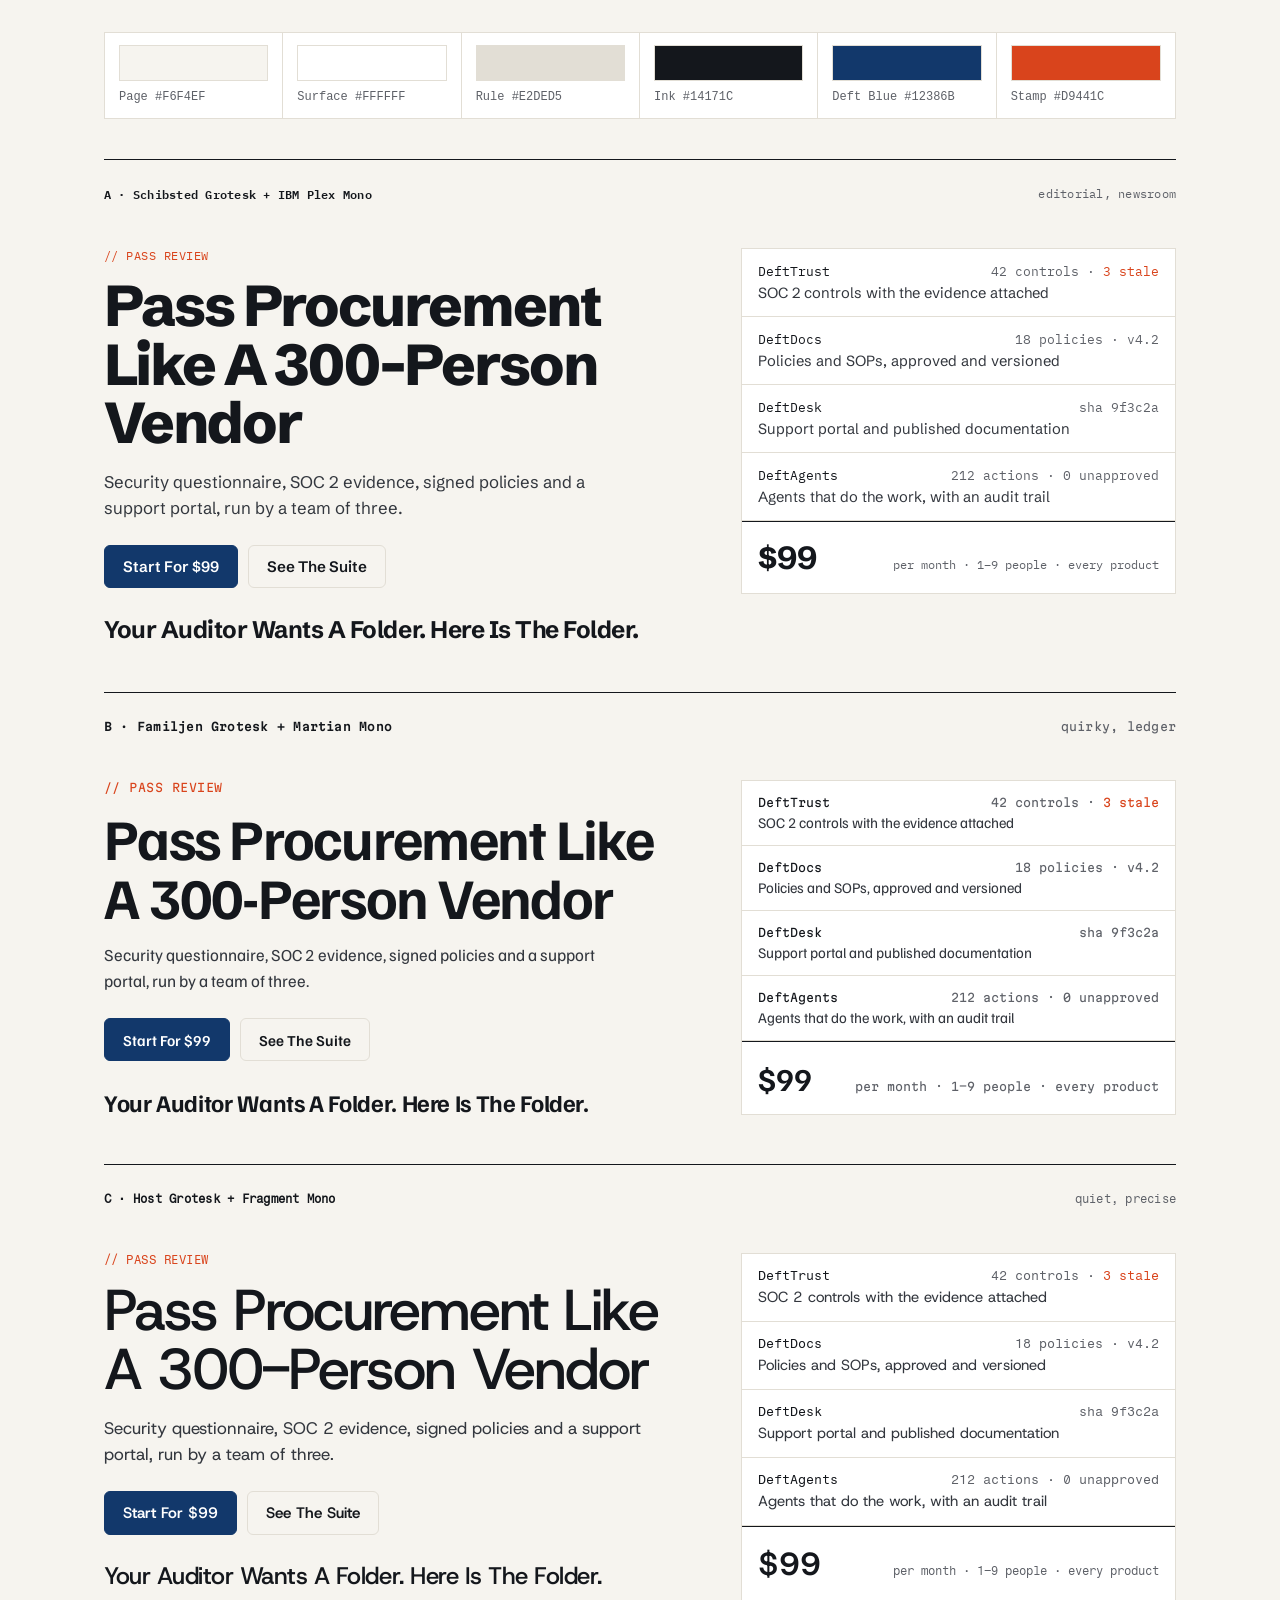
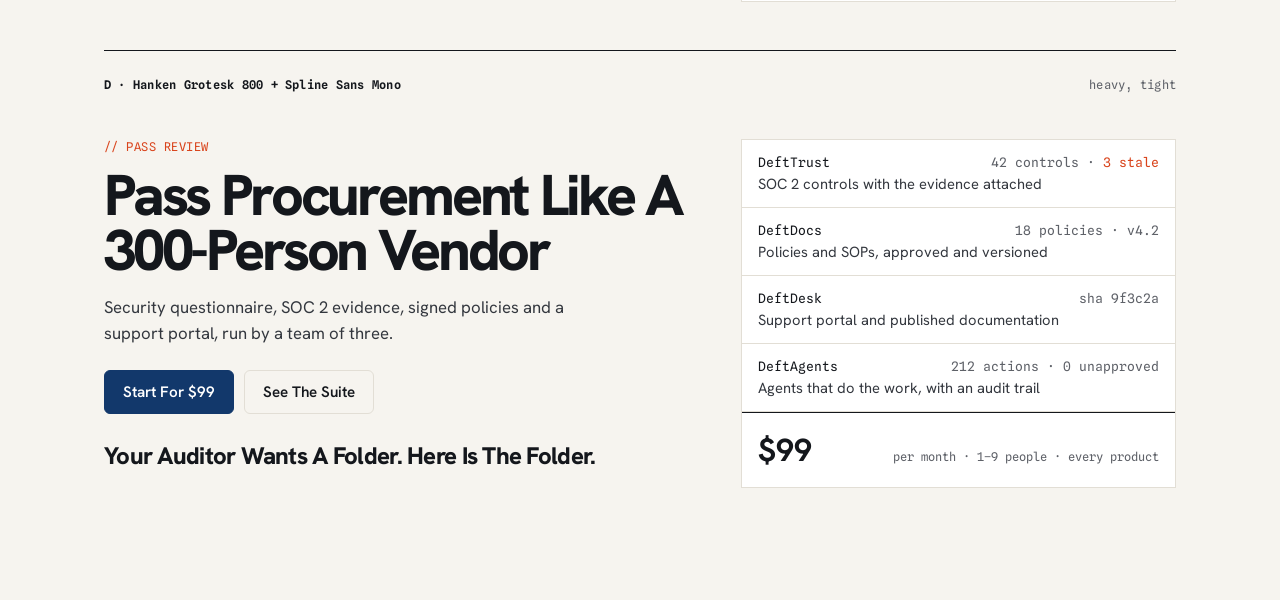
<file: design/type-specimen.html>
<!DOCTYPE html>
<html lang="en">
<head>
<meta charset="UTF-8" />
<meta name="viewport" content="width=device-width, initial-scale=1.0" />
<title>DeftSuite Type Specimen</title>
<link rel="preconnect" href="https://fonts.googleapis.com" />
<link rel="preconnect" href="https://fonts.gstatic.com" crossorigin />
<link href="https://fonts.googleapis.com/css2?family=Schibsted+Grotesk:wght@400;500;700;800&family=IBM+Plex+Mono:wght@400;500&family=Familjen+Grotesk:wght@400;500;700&family=Martian+Mono:wght@400;500&family=Host+Grotesk:wght@400;500;700&family=Fragment+Mono&family=Hanken+Grotesk:wght@400;500;800&family=Spline+Sans+Mono:wght@400;500&display=swap" rel="stylesheet" />
<style>
  :root {
    --bg: #F6F4EF; --surface: #FFFFFF; --ink: #14171C; --body: #33373E; --muted: #5E6168;
    --rule: #E2DED5; --brand: #12386B; --brand-2: #1E5BCB; --stamp: #D9441C;
  }
  * { box-sizing: border-box; }
  body { margin: 0; background: var(--bg); color: var(--body); font-family: system-ui, sans-serif; }
  .wrap { max-width: 1120px; margin: 0 auto; padding: 32px 24px 64px; }
  .palette { display: flex; flex-wrap: wrap; gap: 0; border: 1px solid var(--rule); background: var(--surface); margin-bottom: 40px; }
  .sw { flex: 1 1 120px; padding: 12px 14px; border-right: 1px solid var(--rule); font: 12px/1.4 ui-monospace, Menlo, monospace; color: var(--muted); }
  .sw:last-child { border-right: 0; }
  .sw i { display: block; height: 36px; margin-bottom: 8px; border: 1px solid var(--rule); }

  .spec { border-top: 1px solid var(--ink); padding: 28px 0 48px; display: grid; grid-template-columns: 1.15fr .85fr; gap: 48px; }
  .tag { grid-column: 1 / -1; display: flex; justify-content: space-between; font: 12px/1 ui-monospace, Menlo, monospace; color: var(--muted); letter-spacing: .02em; }
  .tag b { color: var(--ink); font-weight: 600; }
  .label { font-size: 12px; letter-spacing: .04em; color: var(--stamp); margin-bottom: 14px; }
  h1 { margin: 0; color: var(--ink); font-size: clamp(2.3rem, 4.6vw, 3.6rem); line-height: 1.02; }
  h2 { margin: 28px 0 0; color: var(--ink); font-size: 1.5rem; line-height: 1.15; }
  p { margin: 16px 0 0; font-size: 1.05rem; line-height: 1.55; max-width: 52ch; }
  .btns { display: flex; gap: 10px; margin-top: 24px; }
  .btn { padding: 11px 18px; border-radius: 6px; background: var(--brand); color: #fff; font-weight: 600; font-size: .95rem; border: 1px solid var(--brand); }
  .btn--ghost { background: transparent; color: var(--ink); border-color: var(--rule); }
  .ledger { background: var(--surface); border: 1px solid var(--rule); align-self: start; }
  .row { display: grid; grid-template-columns: 1fr auto; gap: 4px 16px; padding: 14px 16px; border-bottom: 1px solid var(--rule); }
  .row:last-child { border-bottom: 0; }
  .row .name { font-size: 13px; color: var(--ink); }
  .row .val { font-size: 13px; color: var(--muted); text-align: right; }
  .row .job { grid-column: 1 / -1; font-size: .92rem; color: var(--body); }
  .stale { color: var(--stamp) !important; }
  .price { padding: 16px; border-top: 1px solid var(--ink); display: flex; align-items: baseline; justify-content: space-between; }
  .price strong { font-size: 2rem; color: var(--ink); font-variant-numeric: tabular-nums; }
  .price span { font-size: 12px; color: var(--muted); }

  /* A — Schibsted Grotesk + IBM Plex Mono */
  .a { font-family: 'Schibsted Grotesk', sans-serif; }
  .a h1 { font-weight: 800; letter-spacing: -.035em; }
  .a h2 { font-weight: 700; letter-spacing: -.02em; }
  .a .mono { font-family: 'IBM Plex Mono', monospace; }
  /* B — Familjen Grotesk + Martian Mono */
  .b { font-family: 'Familjen Grotesk', sans-serif; }
  .b h1 { font-weight: 700; letter-spacing: -.03em; }
  .b h2 { font-weight: 700; letter-spacing: -.015em; }
  .b .mono { font-family: 'Martian Mono', monospace; font-size: 11.5px; }
  /* C — Host Grotesk + Fragment Mono */
  .c { font-family: 'Host Grotesk', sans-serif; }
  .c h1 { font-weight: 500; letter-spacing: -.035em; }
  .c h2 { font-weight: 500; letter-spacing: -.02em; }
  .c .mono { font-family: 'Fragment Mono', monospace; }
  /* D — Hanken Grotesk 800 tight + Spline Sans Mono */
  .d { font-family: 'Hanken Grotesk', sans-serif; }
  .d h1 { font-weight: 800; letter-spacing: -.055em; line-height: .95; }
  .d h2 { font-weight: 800; letter-spacing: -.03em; }
  .d .mono { font-family: 'Spline Sans Mono', monospace; }

  @media (max-width: 820px) { .spec { grid-template-columns: 1fr; gap: 28px; } }
</style>
</head>
<body>
<div class="wrap">
  <div class="palette">
    <div class="sw"><i style="background:#F6F4EF"></i>Page #F6F4EF</div>
    <div class="sw"><i style="background:#FFFFFF"></i>Surface #FFFFFF</div>
    <div class="sw"><i style="background:#E2DED5"></i>Rule #E2DED5</div>
    <div class="sw"><i style="background:#14171C"></i>Ink #14171C</div>
    <div class="sw"><i style="background:#12386B"></i>Deft Blue #12386B</div>
    <div class="sw"><i style="background:#D9441C"></i>Stamp #D9441C</div>
  </div>

  <template id="body">
    <div>
      <div class="label mono">// PASS REVIEW</div>
      <h1>Pass Procurement Like A 300-Person Vendor</h1>
      <p>Security questionnaire, SOC 2 evidence, signed policies and a support portal, run by a team of three.</p>
      <div class="btns"><span class="btn">Start For $99</span><span class="btn btn--ghost">See The Suite</span></div>
      <h2>Your Auditor Wants A Folder. Here Is The Folder.</h2>
    </div>
    <div class="ledger">
      <div class="row"><span class="name mono">DeftTrust</span><span class="val mono">42 controls · <span class="stale">3 stale</span></span><span class="job">SOC 2 controls with the evidence attached</span></div>
      <div class="row"><span class="name mono">DeftDocs</span><span class="val mono">18 policies · v4.2</span><span class="job">Policies and SOPs, approved and versioned</span></div>
      <div class="row"><span class="name mono">DeftDesk</span><span class="val mono">sha 9f3c2a</span><span class="job">Support portal and published documentation</span></div>
      <div class="row"><span class="name mono">DeftAgents</span><span class="val mono">212 actions · 0 unapproved</span><span class="job">Agents that do the work, with an audit trail</span></div>
      <div class="price"><strong>$99</strong><span class="mono">per month · 1–9 people · every product</span></div>
    </div>
  </template>

  <section class="spec a"><div class="tag mono"><b>A · Schibsted Grotesk + IBM Plex Mono</b><span>editorial, newsroom</span></div></section>
  <section class="spec b"><div class="tag mono"><b>B · Familjen Grotesk + Martian Mono</b><span>quirky, ledger</span></div></section>
  <section class="spec c"><div class="tag mono"><b>C · Host Grotesk + Fragment Mono</b><span>quiet, precise</span></div></section>
  <section class="spec d"><div class="tag mono"><b>D · Hanken Grotesk 800 + Spline Sans Mono</b><span>heavy, tight</span></div></section>
</div>
<script>
  var t = document.getElementById('body');
  document.querySelectorAll('.spec').forEach(function (s) { s.appendChild(t.content.cloneNode(true)); });
</script>
</body>
</html>
</file>
<file: assets/css/site.css>
/* =========================================================
   deftsuite.com — shared styles for product pages, nav and footer.
   The home page carries its own section styles inline and
   shares the tokens, nav and footer defined here.
   ========================================================= */
:root {
  --field: #0C2547; --soft: rgba(255,255,255,.66); --hair: rgba(255,255,255,.16);
  --paper: #FFFFFF; --ink: #111418; --body: #33373E; --muted: #5C6168; --rule: #E4E6EA;
  --stack: #D9441C; --deft: #1E5BCB; --amber: #F5C542; --tint: #F3F5F8;
}
* { box-sizing: border-box; }
body { margin: 0; font-family: 'Schibsted Grotesk', -apple-system, 'Segoe UI', sans-serif; color: var(--ink); background: var(--paper); -webkit-font-smoothing: antialiased; }
a { color: inherit; text-decoration: none; }
.mono { font-family: 'IBM Plex Mono', ui-monospace, Menlo, monospace; }
:focus-visible { outline: 2px solid var(--amber); outline-offset: 2px; }

/* ---------- nav ---------- */
.top { background: var(--field); color: #fff; }
.nav { display: flex; justify-content: space-between; align-items: center; gap: 20px; padding: 22px 40px; max-width: 1440px; margin: 0 auto; }
.brand { font-weight: 800; font-size: 1.15rem; letter-spacing: -.02em; }
.links { display: flex; gap: 28px; color: var(--soft); font-weight: 500; }
.links a:hover { color: #fff; }
.btn { display: inline-block; padding: 12px 20px; background: #fff; color: var(--field); font-weight: 700; border-radius: 4px; white-space: nowrap; }
.btn:hover { background: #E8EEFA; }
.ghost { font-weight: 600; border-bottom: 1px solid rgba(255,255,255,.4); padding-bottom: 2px; }
.ghost:hover { border-color: #fff; }

/* ---------- product hero ---------- */
.phero { display: grid; grid-template-columns: 1fr 1fr; gap: 56px; align-items: center; padding: 28px 40px 80px; max-width: 1440px; margin: 0 auto; }
.crumbs { font-size: .74rem; color: var(--soft); }
.crumbs a:hover { color: #fff; }
.phero h1 { margin: 22px 0 0; font-weight: 800; font-size: clamp(2.4rem, 4.6vw, 4.2rem); line-height: 1; letter-spacing: -.045em; }
.sub { margin: 22px 0 0; font-size: 1.2rem; line-height: 1.45; color: var(--soft); max-width: 40ch; }
.cta { margin-top: 30px; display: flex; flex-wrap: wrap; gap: 16px; align-items: center; }
.note { margin: 22px 0 0; font-size: .92rem; line-height: 1.5; color: var(--soft); max-width: 52ch; }
.pill { display: inline-block; font-size: .7rem; padding: 3px 8px; border: 1px solid currentColor; margin-right: 6px; vertical-align: 1px; }
.pill.is-live { color: #8FE3B0; } .pill.is-early { color: var(--amber); } .pill.is-build { color: rgba(255,255,255,.7); }

.console { background: #111418; border: 1px solid rgba(255,255,255,.14); padding: 0 0 14px; display: grid; gap: 10px; }
.console__bar { display: flex; justify-content: space-between; padding: 12px 16px; border-bottom: 1px solid rgba(255,255,255,.12); font-size: .72rem; color: rgba(255,255,255,.6); }
.preview-tag { color: var(--amber); }
.ask { margin: 4px 16px 0; padding: 12px 14px; border: 1px solid rgba(255,255,255,.18); background: rgba(255,255,255,.05); font-size: .95rem; line-height: 1.45; }
.ask .who { display: block; font-size: .68rem; color: rgba(255,255,255,.5); margin-bottom: 4px; }
.call { margin: 0 16px; display: grid; grid-template-columns: 1fr auto; gap: 12px; padding: 9px 14px; border: 1px solid rgba(143,180,255,.35); background: rgba(30,91,203,.12); font-size: .76rem; color: rgba(255,255,255,.85); }
.call span:first-child { overflow-wrap: anywhere; }
.call .st { color: #8FB4FF; white-space: nowrap; }
.call .st.wait { color: #FF8A66; }

/* ---------- product sections ---------- */
.wrap { max-width: 1240px; margin: 0 auto; padding: 0 40px; }
.split { display: grid; grid-template-columns: .75fr 1.25fr; gap: 48px; align-items: start; }
.story, .short, .with, .price { padding: 80px 0; border-top: 1px solid var(--rule); }
.story { border-top: 0; }
.short { background: var(--tint); }
h2 { margin: 0; font-weight: 800; font-size: clamp(1.8rem, 3vw, 2.5rem); line-height: 1.05; letter-spacing: -.035em; }
.story__body p { margin: 0 0 1.1em; font-size: clamp(1.15rem, 1.6vw, 1.4rem); line-height: 1.5; color: var(--ink); max-width: 46ch; }
.short__list { list-style: none; margin: 0; padding: 0; border-top: 1px solid var(--ink); }
.short__list li { display: grid; grid-template-columns: 3rem 1fr; gap: 12px; padding: 18px 0; border-bottom: 1px solid #D5D9DF; font-size: 1.12rem; line-height: 1.45; }
.short__list .n { font-size: .78rem; color: var(--stack); padding-top: 4px; }
.link-row { display: grid; grid-template-columns: 9rem 1fr auto; gap: 16px; align-items: baseline; padding: 16px 0; border-bottom: 1px solid var(--rule); }
.link-row:first-child { border-top: 1px solid var(--ink); }
.link-row .mono { font-size: .85rem; font-weight: 500; color: var(--deft); }
.link-row .arrow { color: var(--muted); }
.link-row:hover .arrow { color: var(--ink); }
.ptable { width: 100%; border-collapse: collapse; border: 1px solid var(--rule); }
.ptable th, .ptable td { padding: 14px 16px; border-bottom: 1px solid var(--rule); text-align: left; }
.ptable thead th { border-bottom: 1px solid var(--ink); font-weight: 700; }
.ptable tbody th { font-weight: 500; color: var(--muted); }
.ptable td { font-weight: 800; font-size: 1.5rem; letter-spacing: -.03em; }
.aside { margin: 14px 0 0; font-size: .8rem; color: var(--muted); }
.aside a { color: var(--deft); border-bottom: 1px solid currentColor; }

/* ---------- footer ---------- */
.foot { background: #0A1A33; color: rgba(255,255,255,.75); }
.foot__inner { max-width: 1240px; margin: 0 auto; padding: 64px 40px 40px; display: grid; grid-template-columns: 1.4fr repeat(5, 1fr); gap: 28px; }
.fcol h4 { margin: 0 0 12px; font-size: .8rem; font-weight: 700; color: #fff; }
.fcol a { display: block; padding: 4px 0; font-size: .92rem; }
.fcol a:hover { color: #fff; }
.fcol p { margin: 10px 0 0; font-size: .92rem; line-height: 1.45; max-width: 24ch; }
.brand--ink { color: #fff; }
.foot__base { max-width: 1240px; margin: 0 auto; padding: 18px 40px 28px; display: flex; justify-content: space-between; border-top: 1px solid rgba(255,255,255,.12); font-size: .74rem; }

@media (max-width: 980px) {
  .phero, .split { grid-template-columns: 1fr; gap: 28px; }
  .links { display: none; }
  .foot__inner { grid-template-columns: 1fr 1fr; }
}
@media (max-width: 560px) {
  .nav, .phero, .wrap, .foot__inner, .foot__base { padding-left: 16px; padding-right: 16px; }
  .nav .btn { padding: 10px 12px; font-size: .85rem; }
  .link-row { grid-template-columns: 1fr auto; }
  .link-row span:nth-child(2) { grid-column: 1 / -1; grid-row: 2; }
  .ptable th, .ptable td { padding: 10px 8px; }
  .ptable td { font-size: 1.15rem; }
}
</file>
